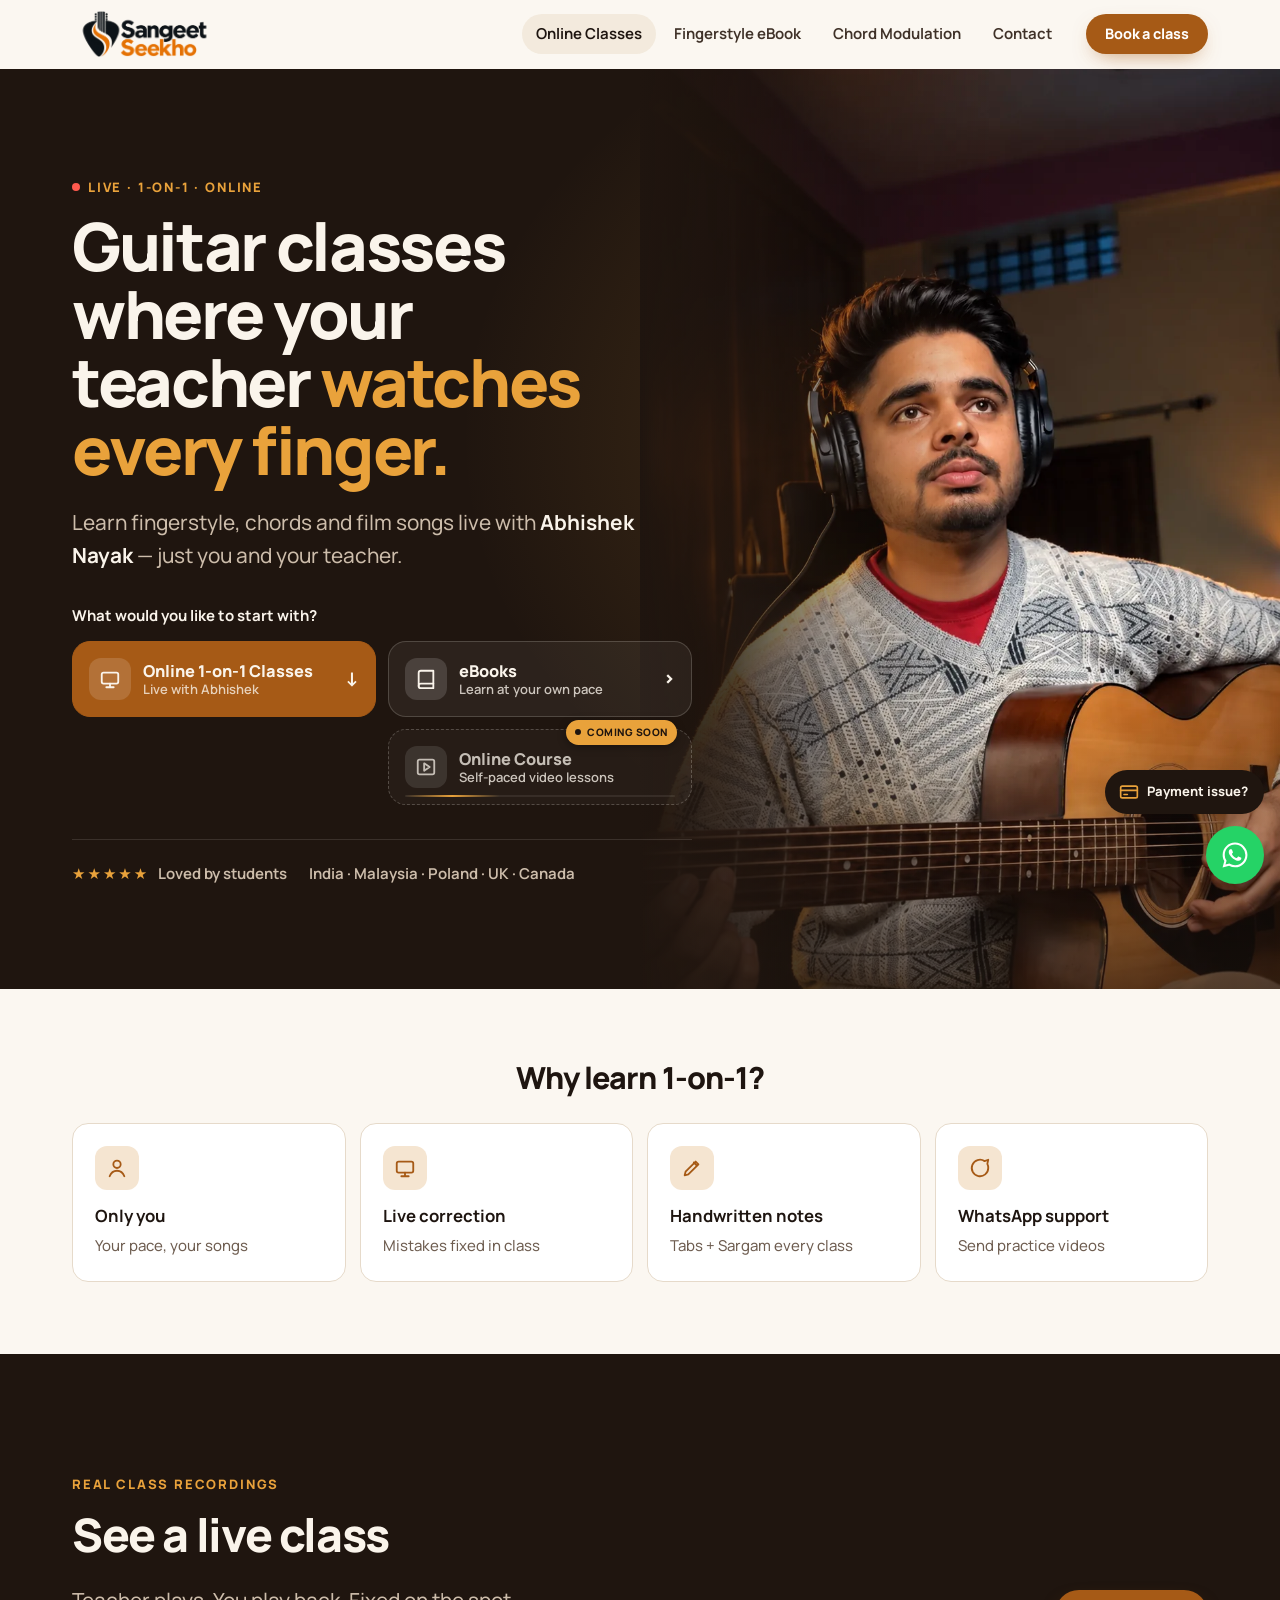
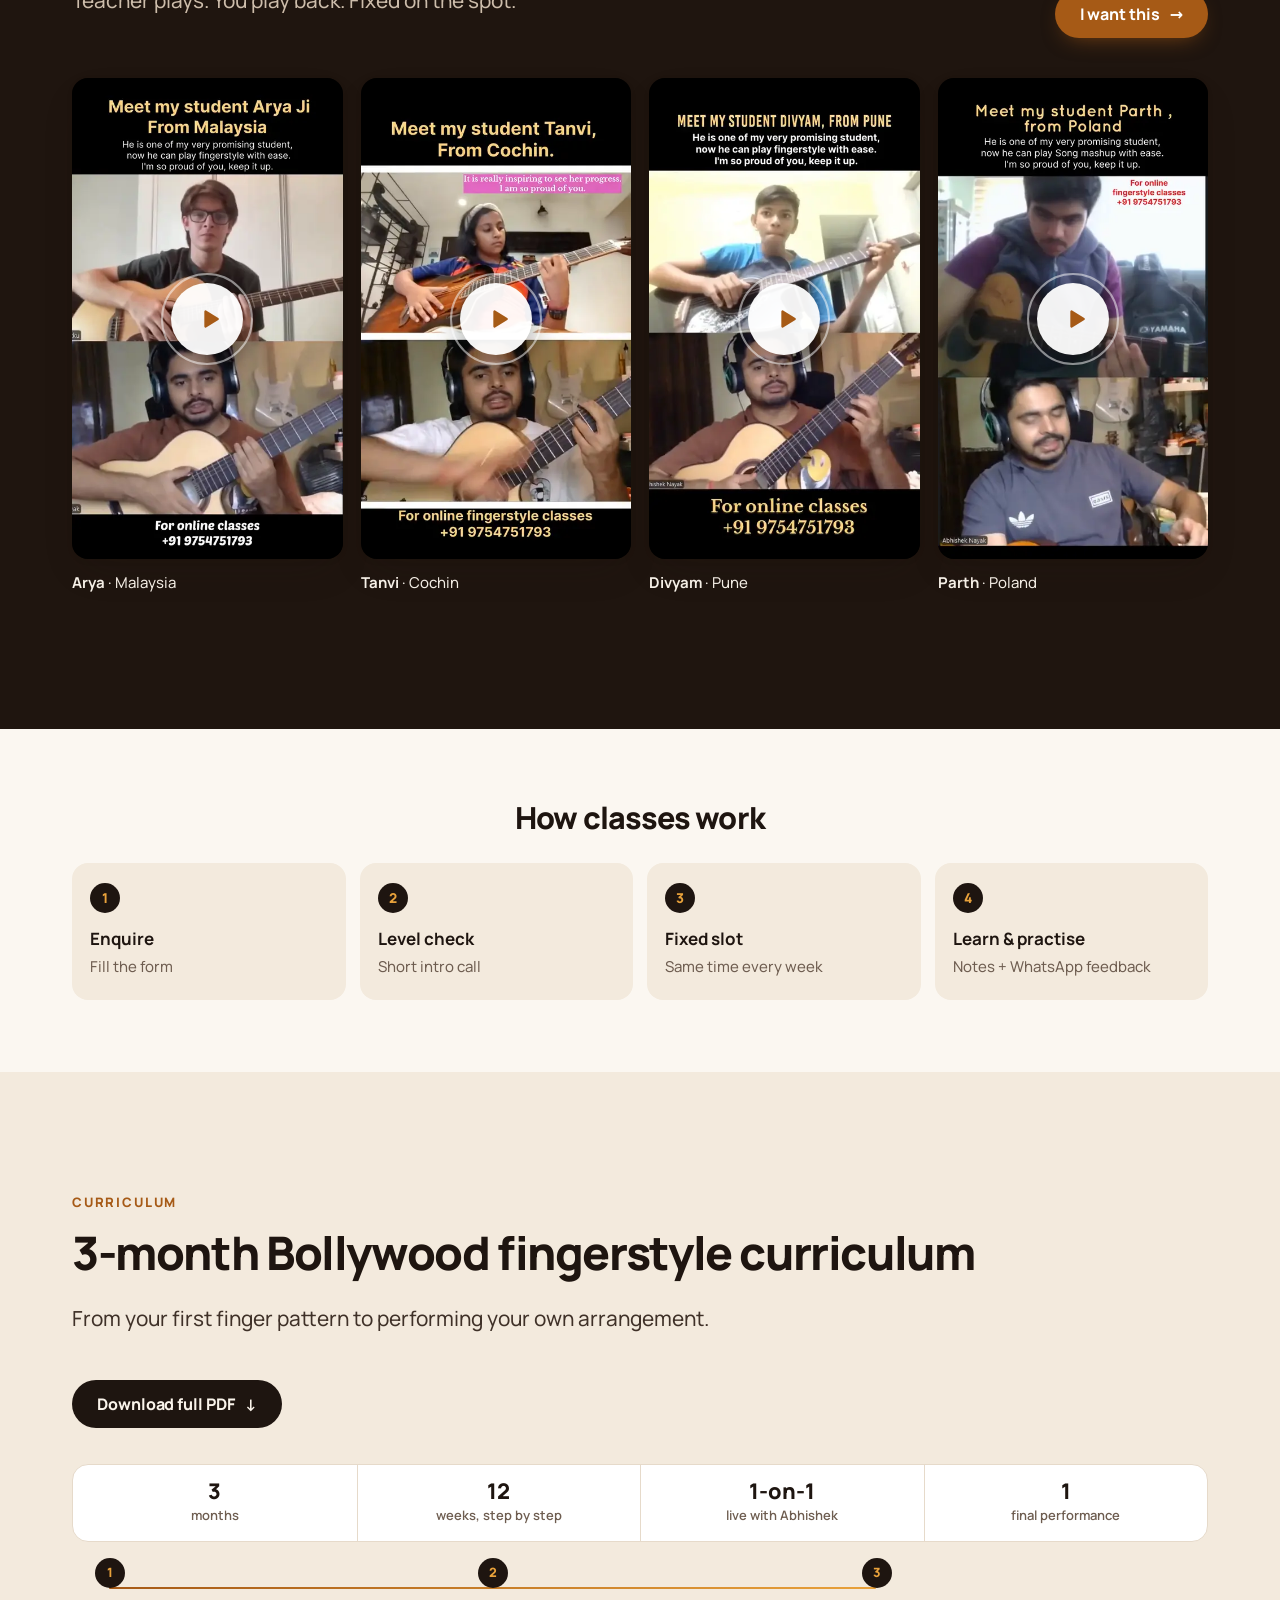
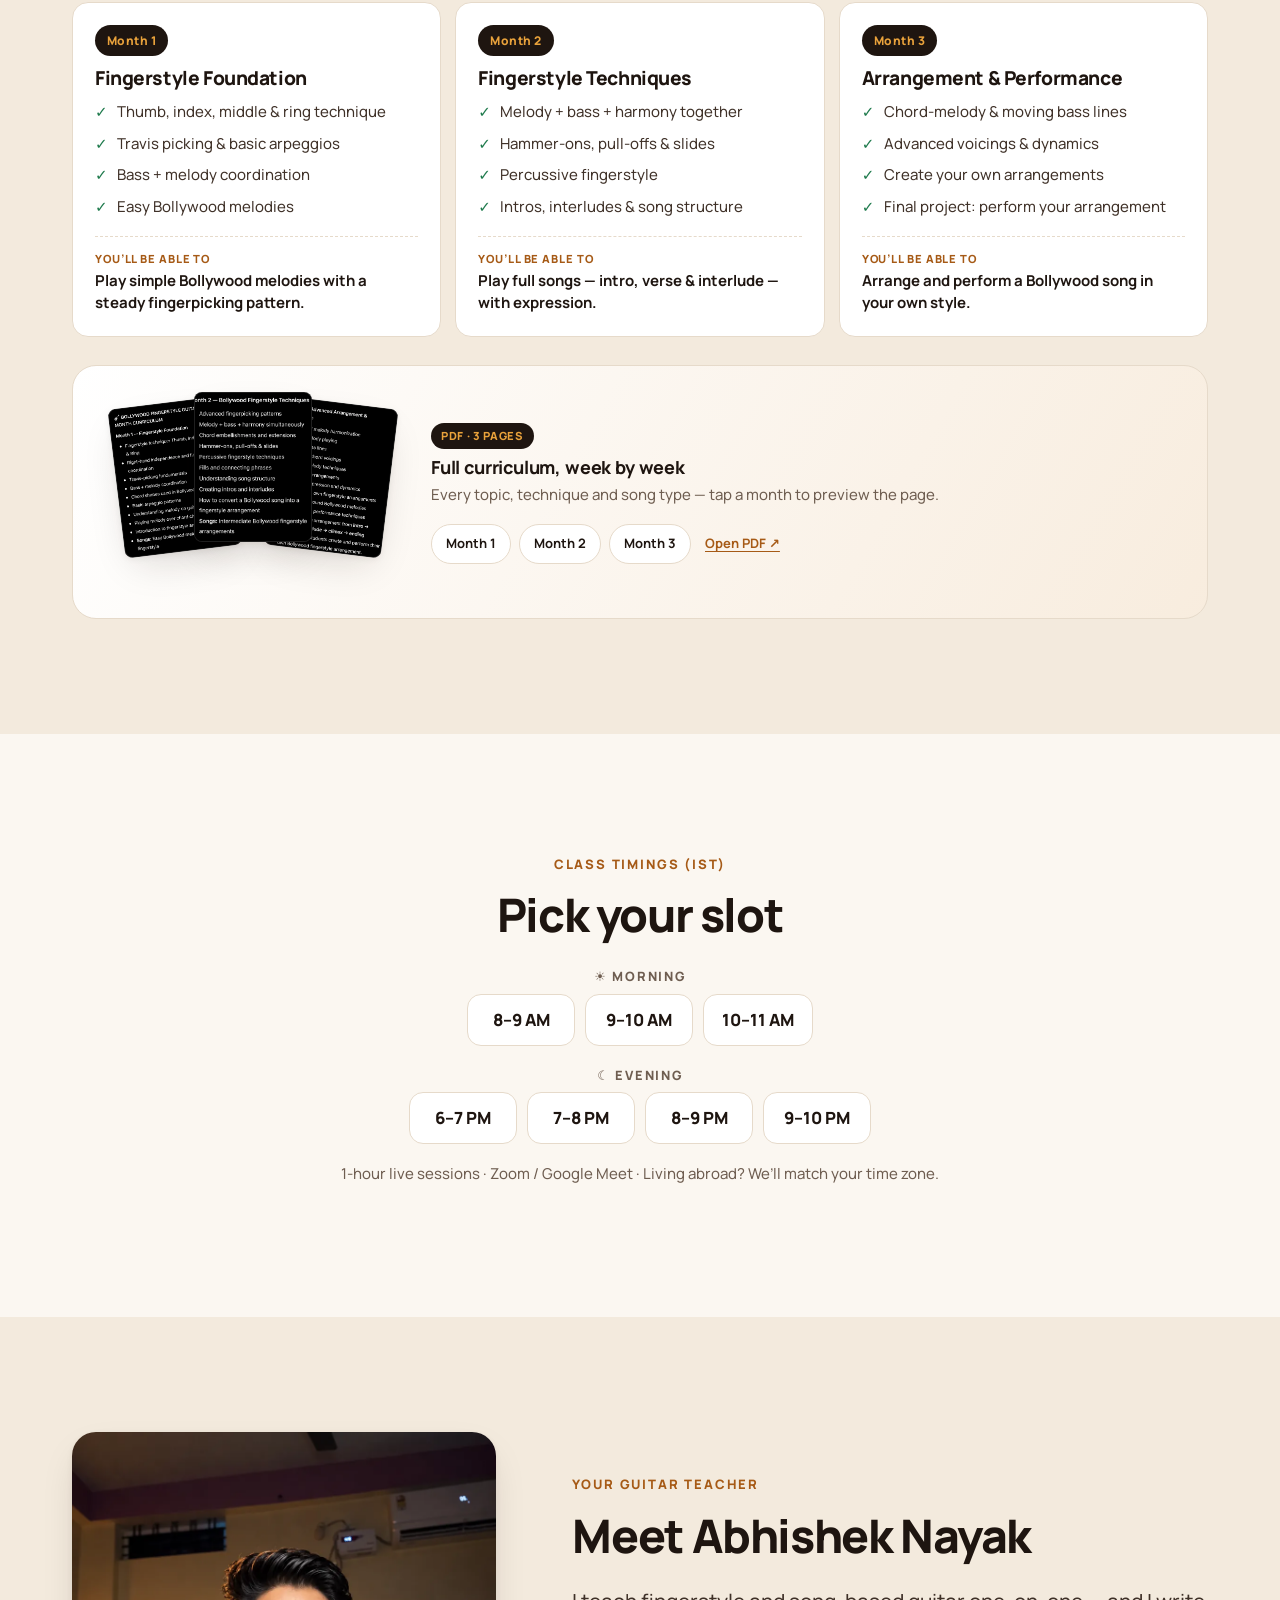
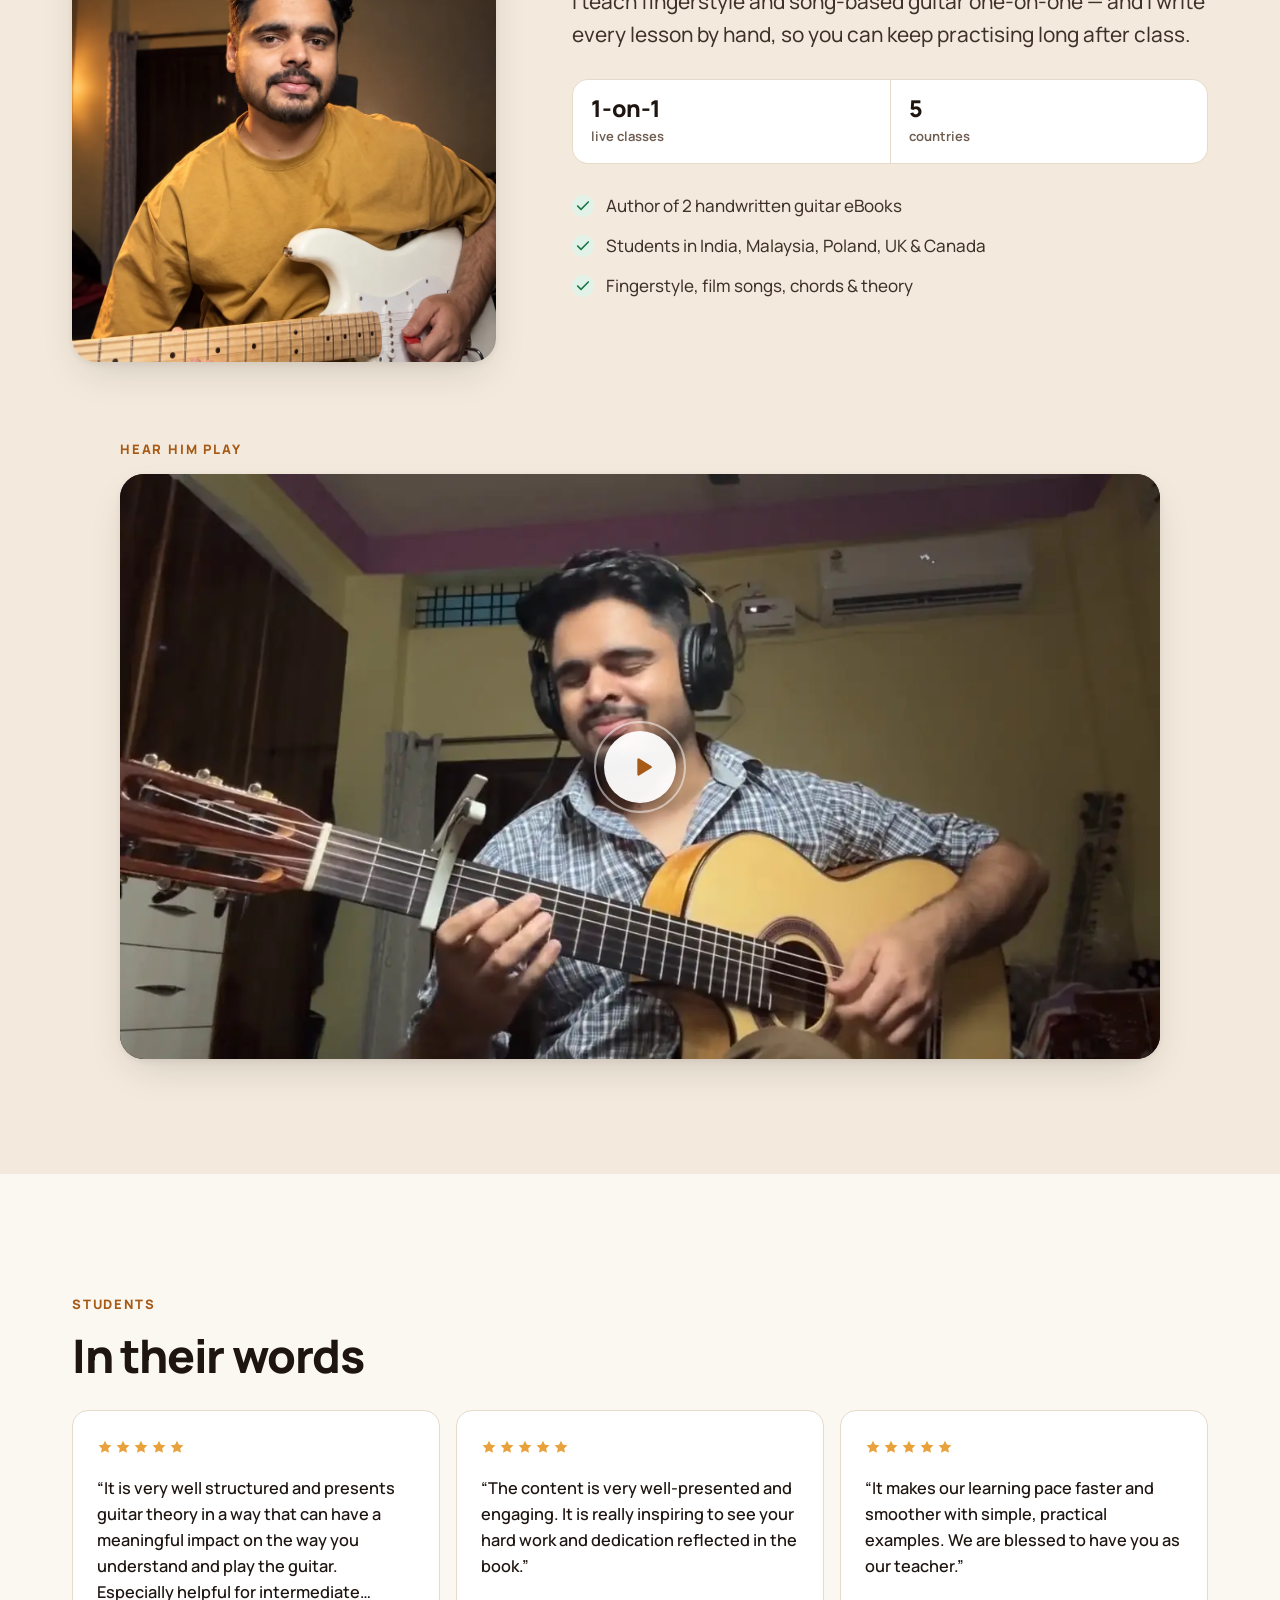
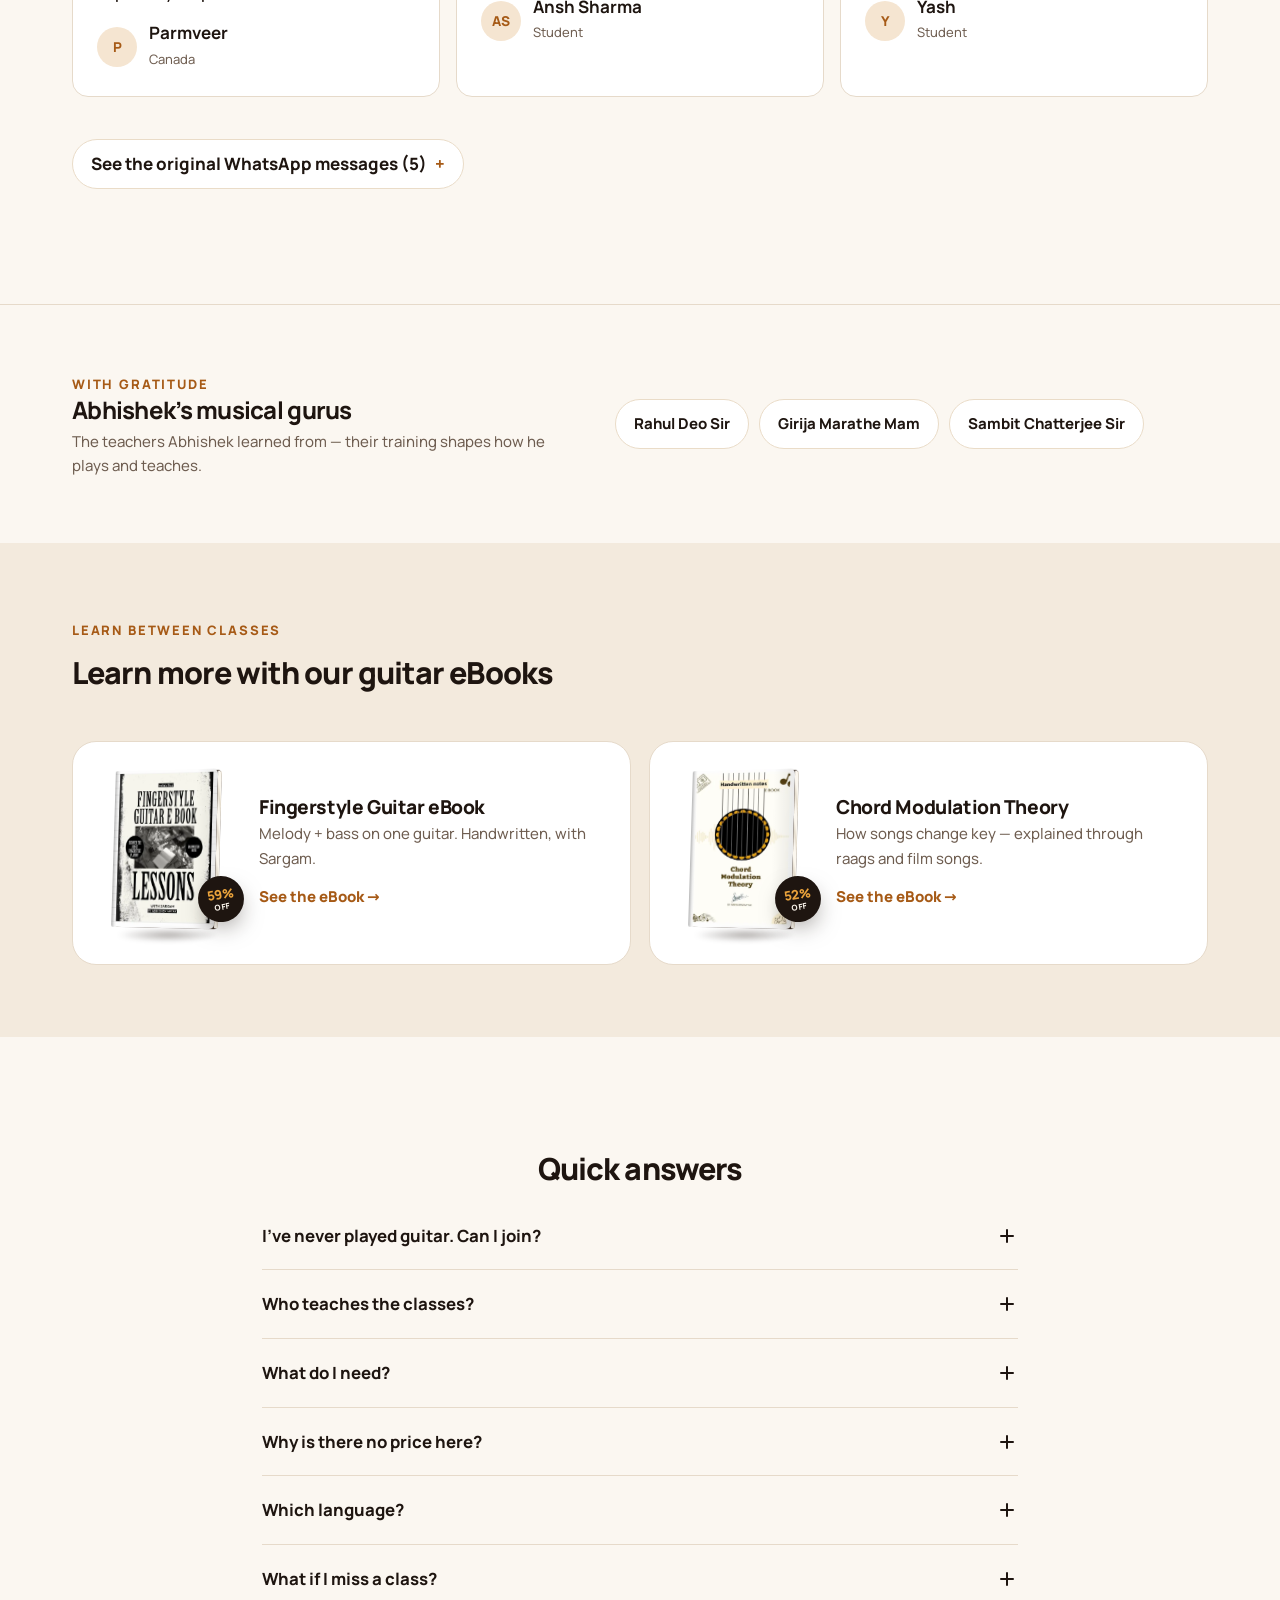
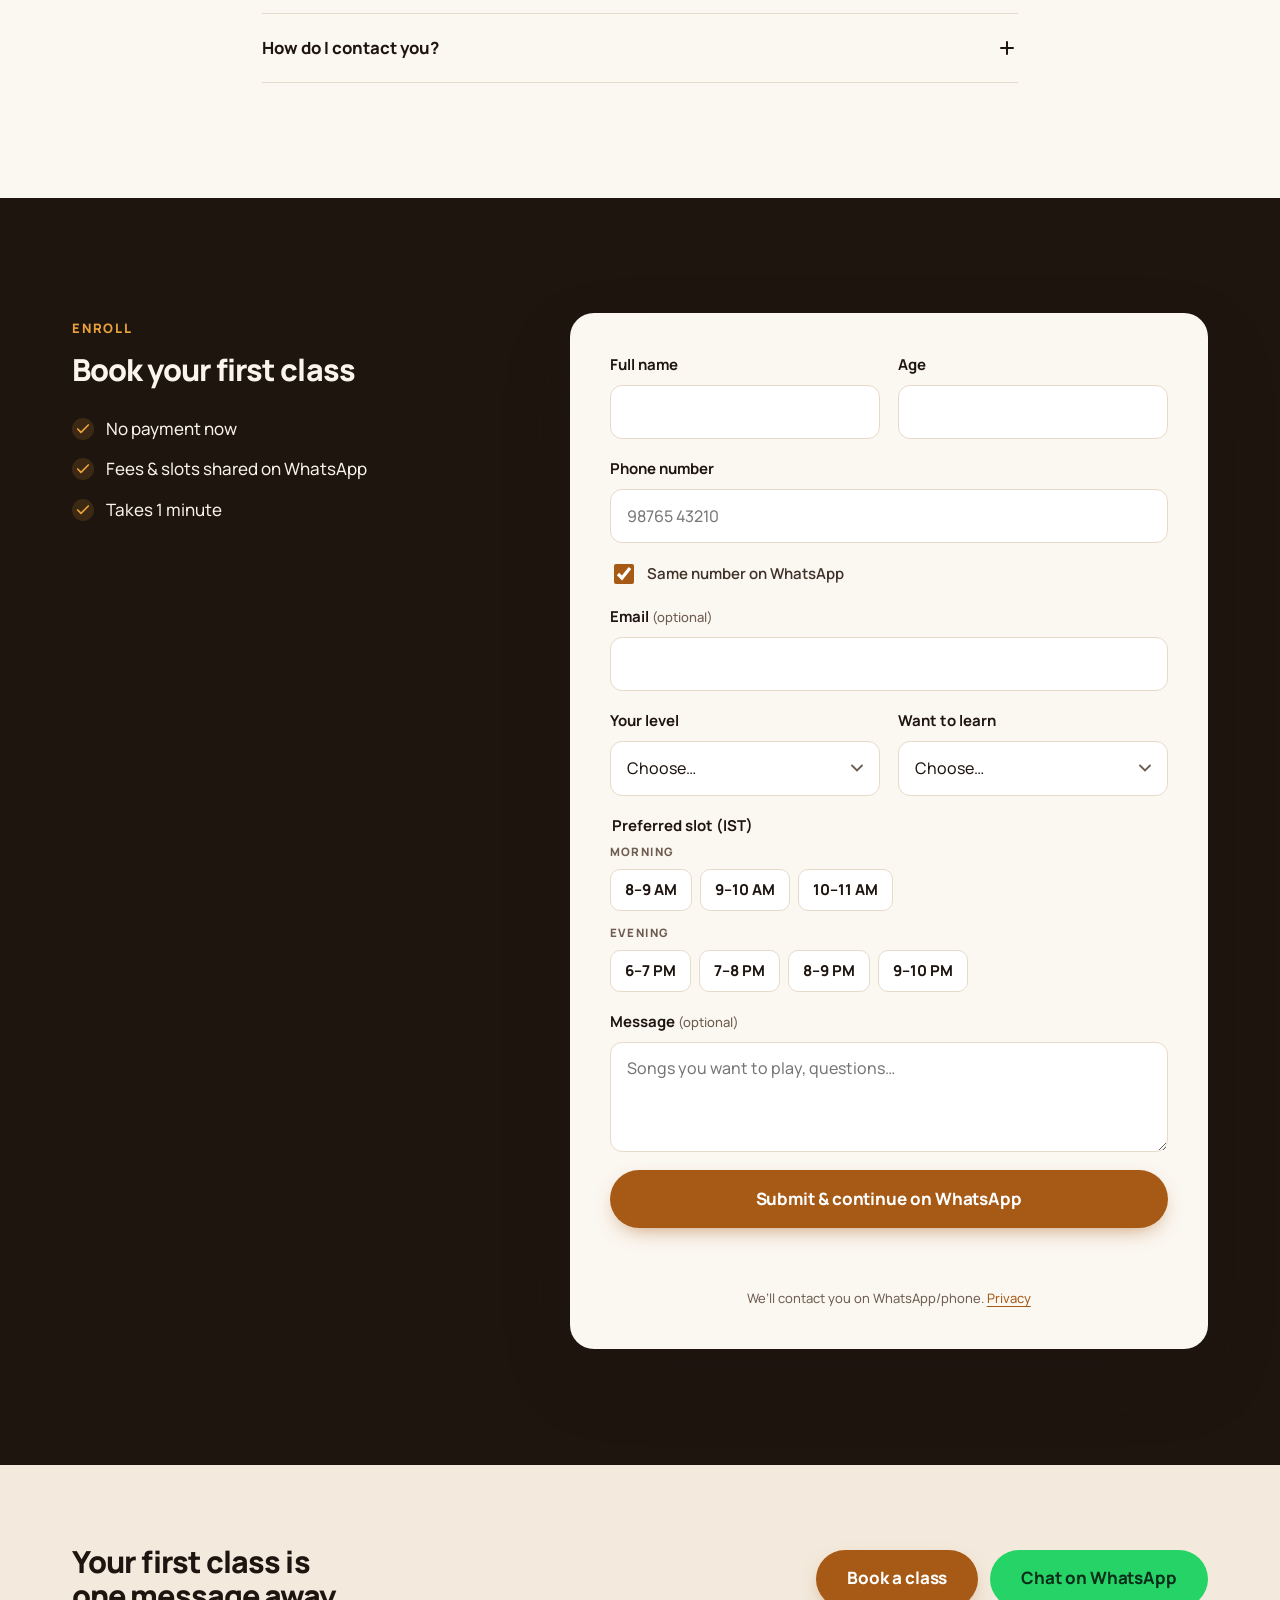
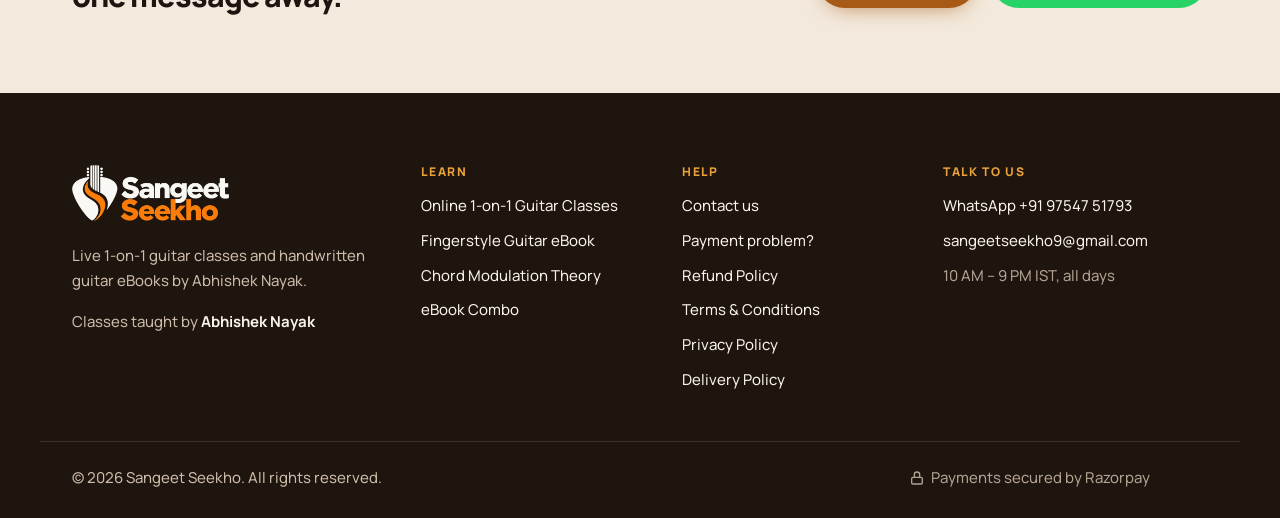
<file: index.html>
<!doctype html>
<html lang="en-IN">
<head>
  <meta charset="utf-8">
  <meta name="viewport" content="width=device-width, initial-scale=1, viewport-fit=cover">
  <title>Online 1-on-1 Guitar Classes with Abhishek Nayak | Sangeet Seekho</title>
  <meta name="description" content="Live one-on-one guitar classes with Abhishek Nayak. Fingerstyle, chords and film songs, with handwritten notes and Sargam after every class.">
  <link rel="canonical" href="https://sangeetseekho.com/">
  <meta name="theme-color" content="#1F150F">
  <meta property="og:type" content="website">
  <meta property="og:site_name" content="Sangeet Seekho">
  <meta property="og:locale" content="en_IN">
  <meta property="og:url" content="https://sangeetseekho.com/">
  <meta property="og:title" content="Online 1-on-1 Guitar Classes with Abhishek Nayak">
  <meta property="og:description" content="Live one-on-one guitar classes — fingerstyle, chords and film songs, with handwritten notes after every class.">
  <meta property="og:image" content="https://sangeetseekho.com/assets/img/og/og-online-classes.jpg">
  <meta property="og:image:width" content="1200">
  <meta property="og:image:height" content="630">
  <meta name="twitter:card" content="summary_large_image">
  <meta name="twitter:title" content="Online 1-on-1 Guitar Classes with Abhishek Nayak">
  <meta name="twitter:image" content="https://sangeetseekho.com/assets/img/og/og-online-classes.jpg">
  <link rel="icon" href="/favicon.ico" sizes="any">
  <link rel="icon" type="image/png" sizes="48x48" href="/assets/img/brand/favicon-light-48.png" media="(prefers-color-scheme: light)">
  <link rel="icon" type="image/png" sizes="48x48" href="/assets/img/brand/favicon-dark-48.png" media="(prefers-color-scheme: dark)">
  <link rel="apple-touch-icon" href="/assets/img/brand/favicon-dark-180.png">
  <link rel="manifest" href="/site.webmanifest">
  <link rel="preload" href="/assets/fonts/manrope-latin.woff2" as="font" type="font/woff2" crossorigin>
  <link rel="preload" as="image" type="image/webp" href="/assets/img/hero/abhishek-acoustic-600.webp" imagesrcset="/assets/img/hero/abhishek-acoustic-600.webp 600w, /assets/img/hero/abhishek-acoustic.webp 939w" imagesizes="(max-width: 900px) 100vw, 50vw">
  <link rel="stylesheet" href="/css/base.css">
  <link rel="stylesheet" href="/css/components.css">
  <link rel="stylesheet" href="/css/sections.css">
  <script type="module" src="/js/pages/online-class.js"></script>
  <script type="application/ld+json">
  {"@context":"https://schema.org","@type":"EducationalOrganization","name":"Sangeet Seekho","url":"https://sangeetseekho.com/","logo":"https://sangeetseekho.com/assets/img/brand/icon-512.png","email":"sangeetseekho9@gmail.com","telephone":"+91-9754751793","founder":{"@type":"Person","name":"Abhishek Nayak"},"description":"Online 1-on-1 guitar classes and handwritten guitar eBooks by Abhishek Nayak."}
  </script>
</head>
<body class="page-classes">
  <header class="site-header" data-site-header></header>

  <main id="main">
    <!-- ============ 1. HERO ============ -->
    <section class="hero" aria-labelledby="hero-title">
      <div class="hero-media">
        <picture>
          <source type="image/webp" srcset="/assets/img/hero/abhishek-acoustic-600.webp 600w, /assets/img/hero/abhishek-acoustic.webp 939w" sizes="(max-width: 900px) 100vw, 50vw">
          <img src="/assets/img/hero/abhishek-acoustic.jpg" alt="Abhishek Nayak playing acoustic guitar in his teaching studio" width="939" height="1676" fetchpriority="high" decoding="async">
        </picture>
      </div>
      <div class="container hero-grid">
        <div class="hero-copy">
          <p class="eyebrow"><span class="live-dot" aria-hidden="true"></span> Live · 1-on-1 · Online</p>
          <h1 id="hero-title">Guitar classes where your teacher <span class="hl">watches every finger.</span></h1>
          <p class="lead">Learn fingerstyle, chords and film songs live with <strong>Abhishek Nayak</strong> — just you and your teacher.</p>
          <!-- First-screen choice: classes (scroll down) or eBooks (pick one) -->
          <div class="chooser" data-chooser>
            <p class="chooser-q">What would you like to start with?</p>
            <div class="chooser-main">
              <button type="button" class="choice" data-choose="classes">
                <span class="choice-ico" aria-hidden="true"><svg viewBox="0 0 24 24"><rect x="3" y="5" width="18" height="12" rx="2"/><path d="M8 21h8M12 17v4"/></svg></span>
                <span class="choice-txt"><b>Online 1-on-1 Classes</b><small>Live with Abhishek</small></span>
                <span class="choice-arrow" aria-hidden="true">↓</span>
              </button>
              <button type="button" class="choice" data-choose="ebooks" aria-expanded="false" aria-controls="chooser-ebooks">
                <span class="choice-ico" aria-hidden="true"><svg viewBox="0 0 24 24"><path d="M4 19.5A2.5 2.5 0 0 1 6.5 17H20V3H6.5A2.5 2.5 0 0 0 4 5.5z"/><path d="M4 19.5A2.5 2.5 0 0 0 6.5 22H20v-5"/></svg></span>
                <span class="choice-txt"><b>eBooks</b><small>Learn at your own pace</small></span>
                <span class="choice-arrow" aria-hidden="true">›</span>
              </button>
            </div>
            <div class="chooser-sub" id="chooser-ebooks" hidden>
              <a class="sub-choice" href="/fingerstyle-guitar-ebook/">
                <img src="/assets/img/ebooks/fingerstyle-flat-360.jpg" alt="" width="40" height="57" loading="lazy">
                <span><b>Fingerstyle eBook</b><small>Melody + bass, with Sargam</small></span><span aria-hidden="true">→</span>
              </a>
              <a class="sub-choice" href="/chord-modulation-theory/">
                <img src="/assets/img/ebooks/chord-modulation-flat-360.jpg" alt="" width="40" height="57" loading="lazy">
                <span><b>Chord Modulation eBook</b><small>Change keys like film songs</small></span><span aria-hidden="true">→</span>
              </a>
            </div>
            <!-- Online Course: not live yet — deliberately NOT a link/button (no action). -->
            <div class="choice choice--soon" aria-label="Online Course — coming soon">
              <span class="choice-ico" aria-hidden="true"><svg viewBox="0 0 24 24"><polygon points="10 8 16 12 10 16 10 8"/><rect x="3" y="4" width="18" height="16" rx="2"/></svg></span>
              <span class="choice-txt"><b>Online Course</b><small>Self-paced video lessons</small></span>
              <span class="soon-badge">Coming Soon</span>
            </div>
          </div>
          <ul class="hero-proof">
            <li><span class="stars" aria-hidden="true">★★★★★</span> Loved by students</li>
            <li>India · Malaysia · Poland · UK · Canada</li>
          </ul>
        </div>
      </div>
    </section>

    <!-- ============ 2. WHY 1-ON-1 ============ -->
    <section class="section section--tight" id="classes" aria-labelledby="why-title">
      <div class="container">
        <h2 id="why-title" class="h3 center">Why learn 1-on-1?</h2>
        <div class="why-grid">
          <div class="why" data-reveal><span class="why-ico" aria-hidden="true"><svg viewBox="0 0 24 24"><circle cx="12" cy="8" r="4"/><path d="M4 21c1.5-4 4.5-6 8-6s6.5 2 8 6"/></svg></span><b>Only you</b><span>Your pace, your songs</span></div>
          <div class="why" data-reveal><span class="why-ico" aria-hidden="true"><svg viewBox="0 0 24 24"><rect x="3" y="5" width="18" height="12" rx="2"/><path d="M8 21h8M12 17v4"/></svg></span><b>Live correction</b><span>Mistakes fixed in class</span></div>
          <div class="why" data-reveal><span class="why-ico" aria-hidden="true"><svg viewBox="0 0 24 24"><path d="M4 20l4-1 11-11-3-3L5 16z"/><path d="M14 6l3 3"/></svg></span><b>Handwritten notes</b><span>Tabs + Sargam every class</span></div>
          <div class="why" data-reveal><span class="why-ico" aria-hidden="true"><svg viewBox="0 0 24 24"><path d="M21 12a9 9 0 1 1-4-7.5L21 3l-1 4.5A9 9 0 0 1 21 12z"/></svg></span><b>WhatsApp support</b><span>Send practice videos</span></div>
        </div>
      </div>
    </section>

    <!-- ============ 3. LIVE CLASS PREVIEW ============ -->
    <section class="section section--dark" id="live-class" aria-labelledby="live-title">
      <div class="container">
        <div class="split-head">
          <div>
            <p class="eyebrow">Real class recordings</p>
            <h2 id="live-title">See a live class</h2>
            <p class="lead">Teacher plays. You play back. Fixed on the spot.</p>
          </div>
          <a class="btn btn--primary" href="#enroll">I want this <span class="btn-arrow">→</span></a>
        </div>
        <div class="rail rail--4" data-live-videos></div>
      </div>
    </section>

    <!-- ============ 4. HOW CLASSES WORK ============ -->
    <section class="section section--tight" aria-labelledby="how-title">
      <div class="container">
        <h2 id="how-title" class="h3 center">How classes work</h2>
        <ol class="flow">
          <li data-reveal><b>Enquire</b><span>Fill the form</span></li>
          <li data-reveal><b>Level check</b><span>Short intro call</span></li>
          <li data-reveal><b>Fixed slot</b><span>Same time every week</span></li>
          <li data-reveal><b>Learn & practise</b><span>Notes + WhatsApp feedback</span></li>
        </ol>
      </div>
    </section>

    <!-- ============ 5. CURRICULUM (content: js/content/curriculum.js · PDF: assets/docs/) ============ -->
    <section class="section section--sand" id="curriculum" aria-labelledby="curr-title">
      <div class="container">
        <div class="split-head">
          <div>
            <p class="eyebrow">Curriculum</p>
            <h2 id="curr-title">3-month Bollywood fingerstyle curriculum</h2>
            <p class="lead">From your first finger pattern to performing your own arrangement.</p>
          </div>
          <a class="btn btn--dark" data-curriculum-pdf href="/assets/docs/sangeetseekho-curriculum.pdf" download><span class="btn-label">Download full PDF</span> <span aria-hidden="true">↓</span></a>
        </div>
        <div data-curriculum></div>
      </div>
    </section>

    <!-- ============ 6. TIMING ============ -->
    <!-- ✏️ Slots are also in the enrollment form below — keep both lists the same. -->
    <section class="section" id="timing" aria-labelledby="timing-title">
      <div class="container container--narrow center">
        <p class="eyebrow">Class timings (IST)</p>
        <h2 id="timing-title">Pick your slot</h2>
        <div class="slot-groups">
          <div class="slot-group">
            <h3><span aria-hidden="true">☀︎</span> Morning</h3>
            <div class="slots">
              <a href="#enroll" class="slot" data-pick-slot="Morning 8–9 AM">8–9 AM</a>
              <a href="#enroll" class="slot" data-pick-slot="Morning 9–10 AM">9–10 AM</a>
              <a href="#enroll" class="slot" data-pick-slot="Morning 10–11 AM">10–11 AM</a>
            </div>
          </div>
          <div class="slot-group">
            <h3><span aria-hidden="true">☾</span> Evening</h3>
            <div class="slots">
              <a href="#enroll" class="slot" data-pick-slot="Evening 6–7 PM">6–7 PM</a>
              <a href="#enroll" class="slot" data-pick-slot="Evening 7–8 PM">7–8 PM</a>
              <a href="#enroll" class="slot" data-pick-slot="Evening 8–9 PM">8–9 PM</a>
              <a href="#enroll" class="slot" data-pick-slot="Evening 9–10 PM">9–10 PM</a>
            </div>
          </div>
        </div>
        <p class="muted small">1-hour live sessions · Zoom / Google Meet · Living abroad? We’ll match your time zone.</p>
      </div>
    </section>

    <!-- ============ 7. TEACHER ============ -->
    <section class="section section--sand" id="teacher" aria-labelledby="teacher-title">
      <div class="container">
        <div class="founder" data-teacher data-reveal></div>
        <div class="teacher-video" data-reveal>
          <p class="eyebrow">Hear him play</p>
          <div data-teacher-video></div>
        </div>
      </div>
    </section>

    <!-- ============ 8. TESTIMONIALS ============ -->
    <section class="section" id="reviews" aria-labelledby="reviews-title">
      <div class="container">
        <p class="eyebrow">Students</p>
        <h2 id="reviews-title">In their words</h2>
        <div data-reviews="class" data-review-kinds="text,image" data-limit="3"></div>
      </div>
    </section>

    <!-- ============ 9. GURUS (small, respectful) ============ -->
    <section class="gurus" aria-labelledby="gurus-title">
      <div class="container gurus-inner">
        <div>
          <p class="eyebrow">With gratitude</p>
          <h2 id="gurus-title" class="h4">Abhishek’s musical gurus</h2>
          <p class="muted small">The teachers Abhishek learned from — their training shapes how he plays and teaches.</p>
        </div>
        <ul class="guru-list" data-gurus></ul>
      </div>
    </section>

    <!-- ============ 10. EBOOKS ============ -->
    <section class="section section--sand section--tight" aria-labelledby="books-title">
      <div class="container">
        <div class="split-head">
          <div>
            <p class="eyebrow">Learn between classes</p>
            <h2 id="books-title" class="h3">Learn more with our guitar eBooks</h2>
          </div>
        </div>
        <div class="shelf" data-book-shelf></div>
      </div>
    </section>

    <!-- ============ 11. FAQ ============ -->
    <section class="section" id="faq" aria-labelledby="faq-title">
      <div class="container container--narrow">
        <h2 id="faq-title" class="h3 center">Quick answers</h2>
        <div data-faq="classes,support"></div>
      </div>
    </section>

    <!-- ============ 12. ENROLL ============ -->
    <section class="section section--dark enroll" id="enroll" aria-labelledby="enroll-title">
      <div class="container enroll-grid">
        <div class="enroll-copy">
          <p class="eyebrow">Enroll</p>
          <h2 id="enroll-title">Book your first class</h2>
          <ul class="check-list">
            <li><svg viewBox="0 0 24 24" fill="none" stroke="currentColor" stroke-width="2.5" stroke-linecap="round" stroke-linejoin="round" aria-hidden="true"><path d="M20 6 9 17l-5-5"/></svg><span>No payment now</span></li>
            <li><svg viewBox="0 0 24 24" fill="none" stroke="currentColor" stroke-width="2.5" stroke-linecap="round" stroke-linejoin="round" aria-hidden="true"><path d="M20 6 9 17l-5-5"/></svg><span>Fees &amp; slots shared on WhatsApp</span></li>
            <li><svg viewBox="0 0 24 24" fill="none" stroke="currentColor" stroke-width="2.5" stroke-linecap="round" stroke-linejoin="round" aria-hidden="true"><path d="M20 6 9 17l-5-5"/></svg><span>Takes 1 minute</span></li>
          </ul>
        </div>
        <div class="enroll-card">
          <form id="enroll-form" class="form" novalidate>
            <div class="form-row">
              <div class="field"><label for="enr-name">Full name</label><input id="enr-name" name="name" autocomplete="name" maxlength="60" data-validate="name" required></div>
              <div class="field"><label for="enr-age">Age</label><input id="enr-age" name="age" type="number" inputmode="numeric" min="5" max="90" data-validate="age" required></div>
            </div>
            <div class="field"><label for="enr-phone">Phone number</label><input id="enr-phone" name="phone" type="tel" inputmode="tel" autocomplete="tel" placeholder="98765 43210" maxlength="18" data-validate="phone" required></div>
            <label class="check"><input type="checkbox" id="enr-same" checked> Same number on WhatsApp</label>
            <div class="field"><label for="enr-whatsapp">WhatsApp number</label><input id="enr-whatsapp" name="whatsapp" type="tel" inputmode="tel" placeholder="+44 7700 900123" maxlength="18"></div>
            <div class="field"><label for="enr-email">Email <small>(optional)</small></label><input id="enr-email" name="email" type="email" inputmode="email" autocomplete="email" maxlength="100" data-validate="emailOptional"></div>
            <div class="form-row">
              <div class="field"><label for="enr-level">Your level</label>
                <select id="enr-level" name="level" data-validate="choice" required>
                  <option value="">Choose…</option>
                  <option>Complete beginner</option>
                  <option>Know a few chords</option>
                  <option>Intermediate</option>
                  <option>Advanced</option>
                </select></div>
              <div class="field"><label for="enr-goal">Want to learn</label>
                <select id="enr-goal" name="goal" data-validate="choice" required>
                  <option value="">Choose…</option>
                  <option>Fingerstyle guitar</option>
                  <option>Bollywood / film songs</option>
                  <option>Chords &amp; strumming</option>
                  <option>Theory &amp; chord modulation</option>
                  <option>Not sure — guide me</option>
                </select></div>
            </div>
            <fieldset class="field slot-field">
              <legend class="label">Preferred slot (IST)</legend>
              <div class="slot-picker">
                <span class="slot-picker-h">Morning</span>
                <label class="slot-opt"><input type="radio" name="timing" value="Morning 8–9 AM" data-validate="choice"><span>8–9 AM</span></label>
                <label class="slot-opt"><input type="radio" name="timing" value="Morning 9–10 AM" data-validate="choice"><span>9–10 AM</span></label>
                <label class="slot-opt"><input type="radio" name="timing" value="Morning 10–11 AM" data-validate="choice"><span>10–11 AM</span></label>
                <span class="slot-picker-h">Evening</span>
                <label class="slot-opt"><input type="radio" name="timing" value="Evening 6–7 PM" data-validate="choice"><span>6–7 PM</span></label>
                <label class="slot-opt"><input type="radio" name="timing" value="Evening 7–8 PM" data-validate="choice"><span>7–8 PM</span></label>
                <label class="slot-opt"><input type="radio" name="timing" value="Evening 8–9 PM" data-validate="choice"><span>8–9 PM</span></label>
                <label class="slot-opt"><input type="radio" name="timing" value="Evening 9–10 PM" data-validate="choice"><span>9–10 PM</span></label>
              </div>
            </fieldset>
            <div class="field"><label for="enr-message">Message <small>(optional)</small></label><textarea id="enr-message" name="message" maxlength="600" placeholder="Songs you want to play, questions…" data-validate="text"></textarea></div>
            <div class="hp-field" aria-hidden="true"><label>Leave this empty<input name="ss_extra" tabindex="-1" autocomplete="off"></label></div>
            <button type="submit" class="btn btn--primary btn--lg btn--block"><span class="btn-label">Submit &amp; continue on WhatsApp</span></button>
            <p class="form-status" hidden aria-live="polite"></p>
            <p class="form-note">We’ll contact you on WhatsApp/phone. <a href="/privacy-policy/">Privacy</a></p>
          </form>
          <div class="form-done" hidden>
            <div class="ty-badge" aria-hidden="true"><svg viewBox="0 0 24 24" width="28" height="28" fill="none" stroke="currentColor" stroke-width="2.5" stroke-linecap="round" stroke-linejoin="round"><path d="M20 6 9 17l-5-5"/></svg></div>
            <h3 class="h4">Saved! Opening WhatsApp…</h3>
            <a class="btn btn--whatsapp" data-wa-fallback href="#" target="_blank" rel="noopener">WhatsApp didn’t open? Tap here</a>
          </div>
        </div>
      </div>
    </section>

    <!-- ============ 13. FINAL CTA ============ -->
    <section class="final-cta" aria-labelledby="final-title">
      <div class="container final-cta-inner">
        <h2 id="final-title" class="h3">Your first class is one message away.</h2>
        <div class="final-cta-btns">
          <a class="btn btn--primary btn--lg" href="#enroll">Book a class</a>
          <a class="btn btn--whatsapp btn--lg" href="https://wa.me/919754751793?text=Hi%20Sangeet%20Seekho%2C%20I%20want%20to%20know%20more%20about%20the%20Online%201-on-1%20Guitar%20Classes." target="_blank" rel="noopener">Chat on WhatsApp</a>
        </div>
      </div>
    </section>
  </main>

  <footer class="site-footer" data-site-footer></footer>
</body>
</html>
</file>
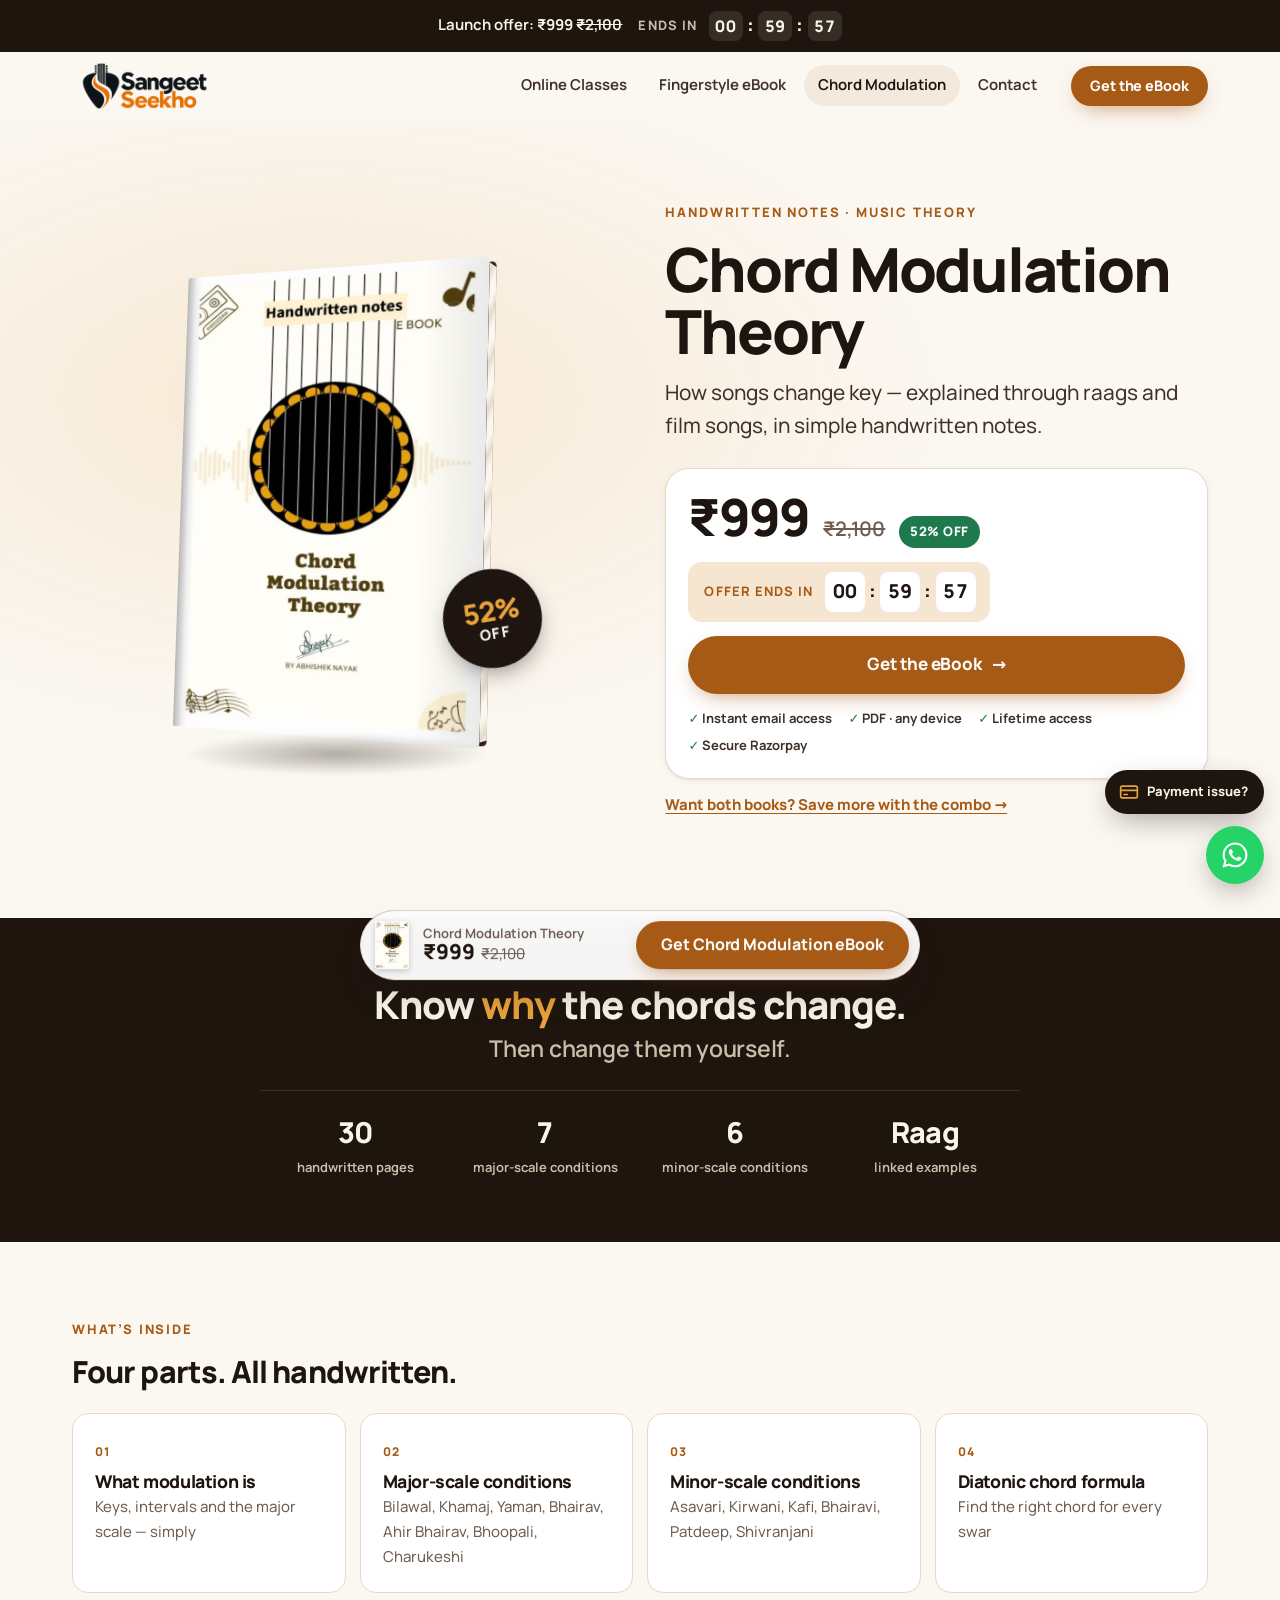
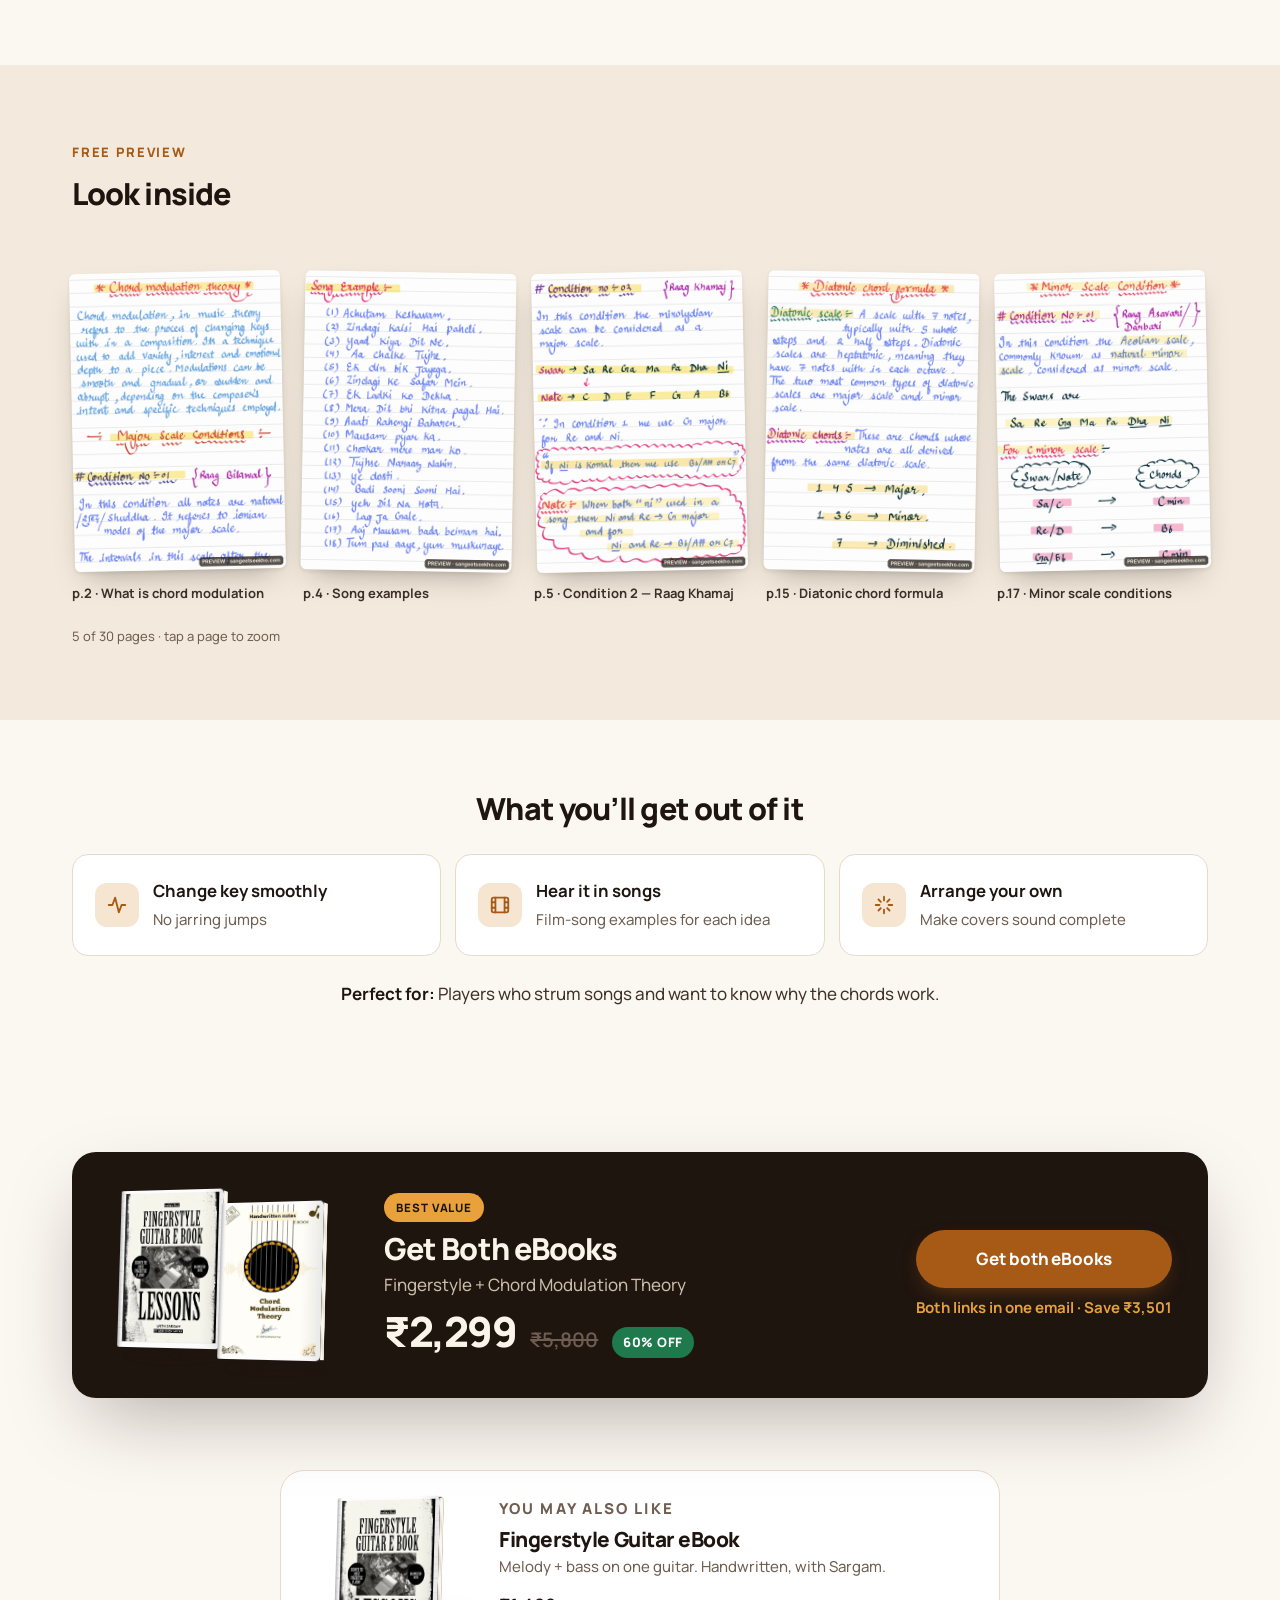
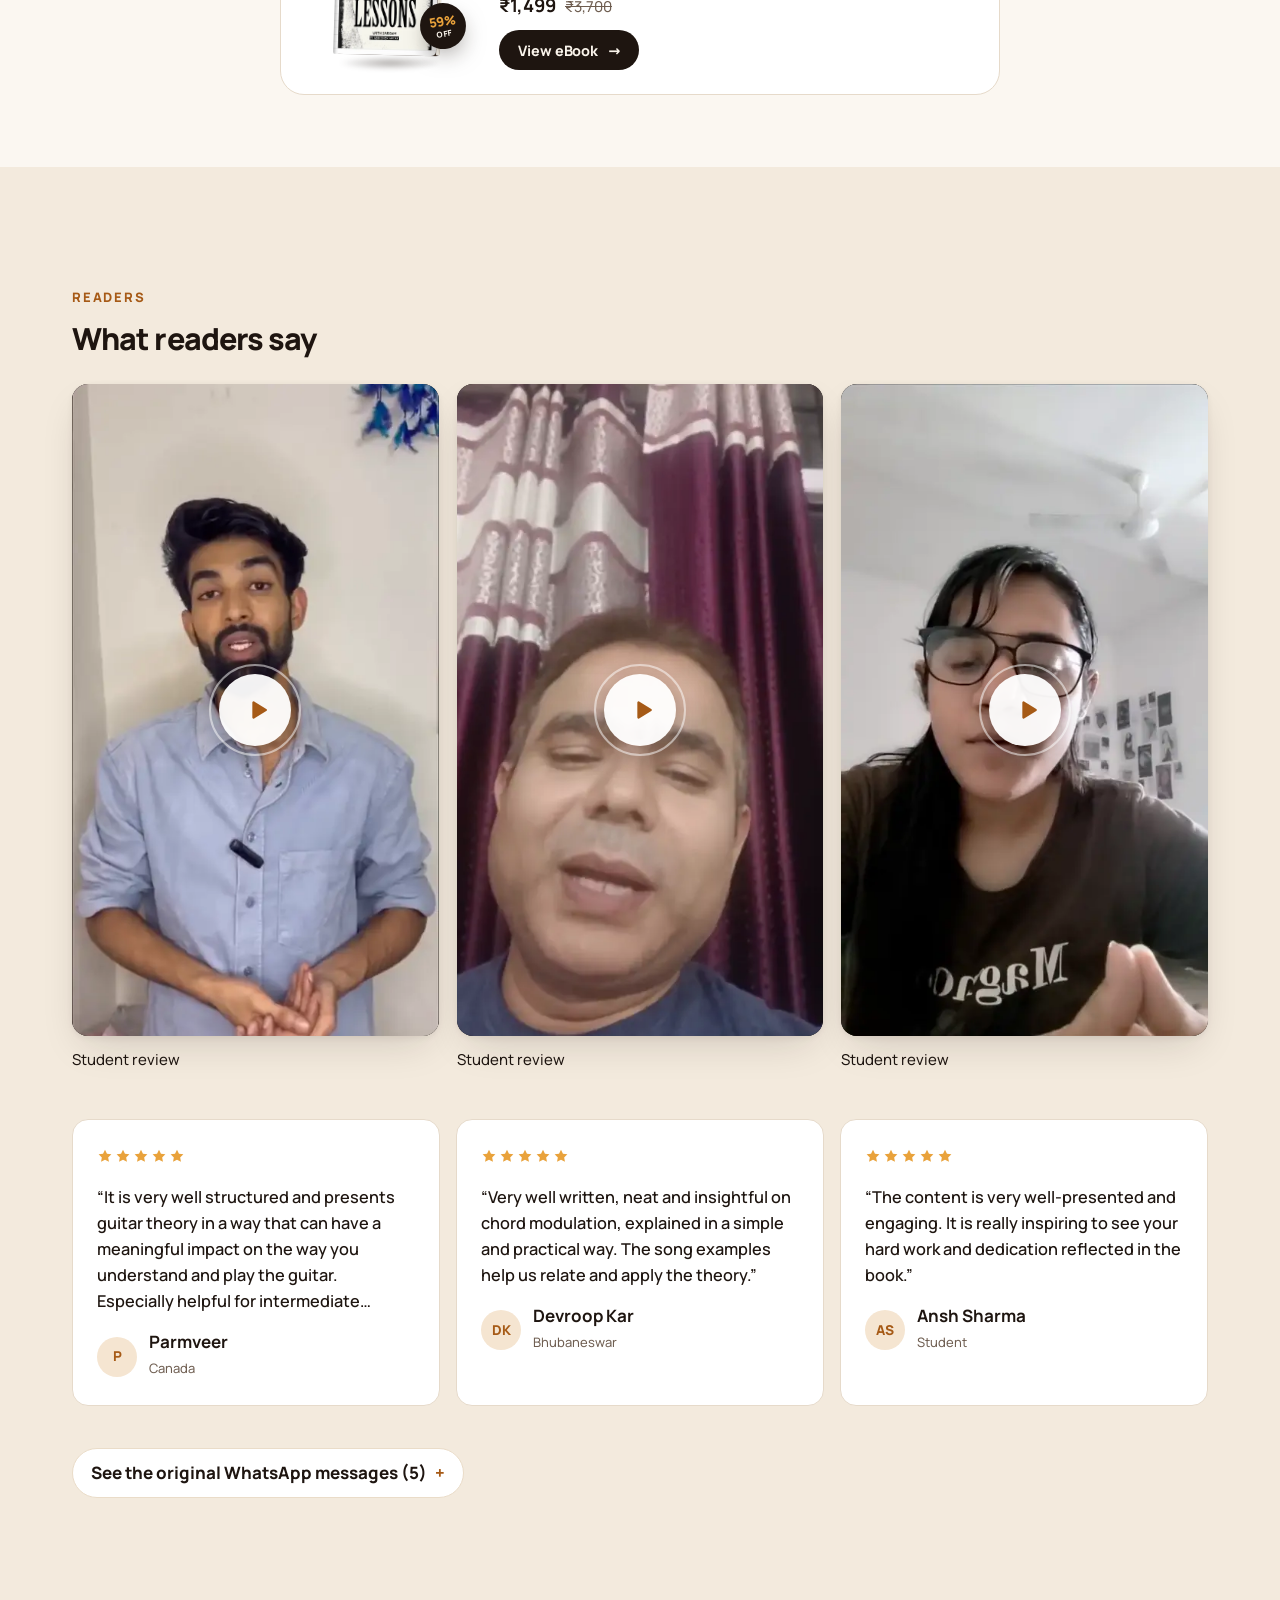
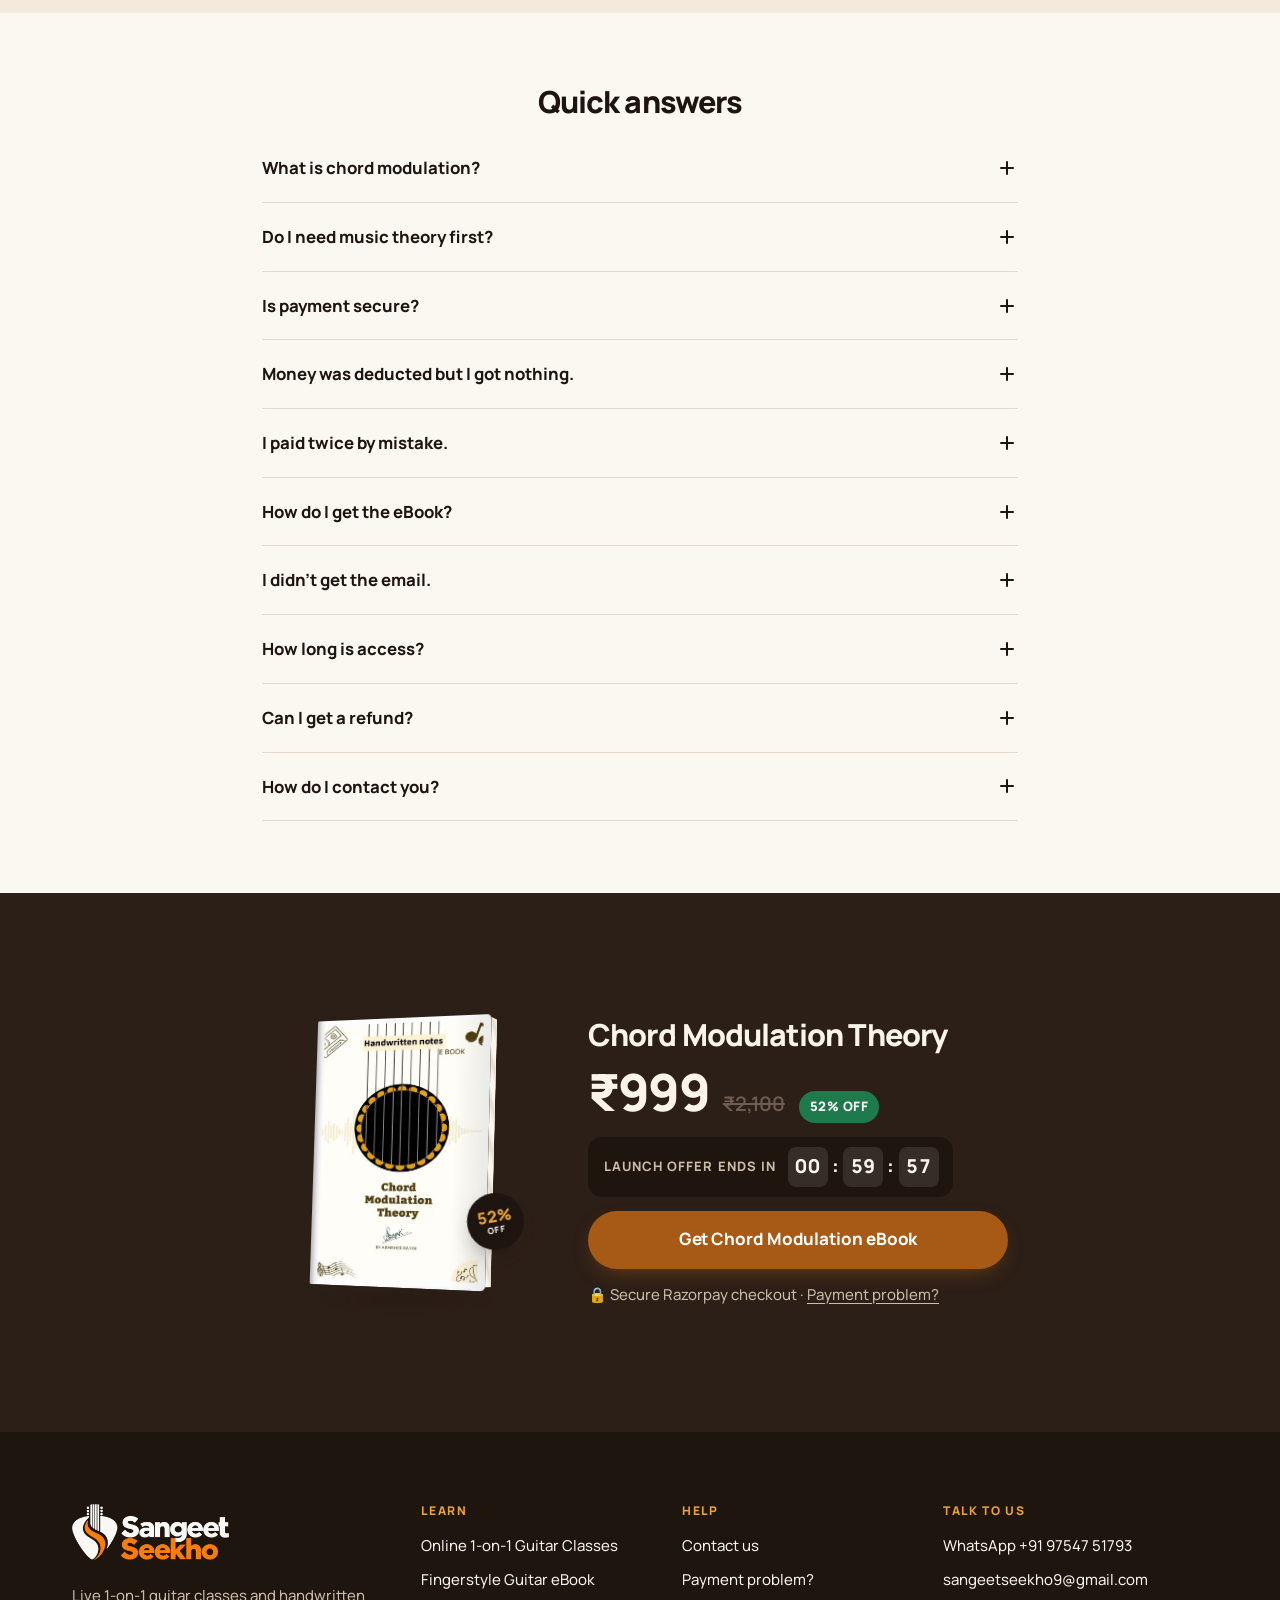
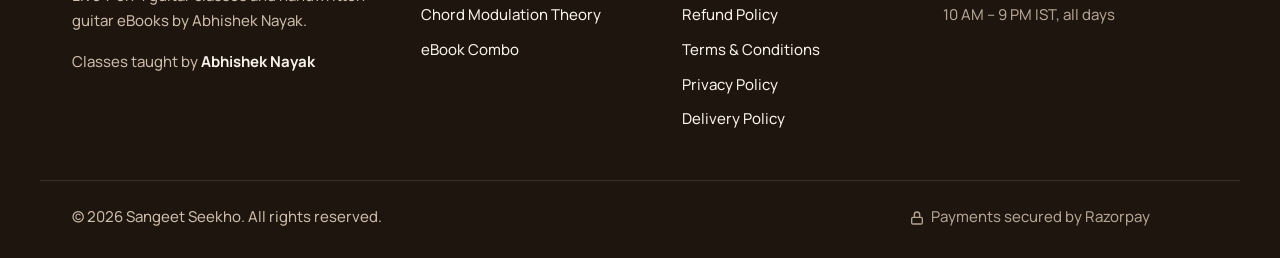
<file: chord-modulation-theory/index.html>
<!doctype html>
<html lang="en-IN">
<head>
  <meta charset="utf-8">
  <meta name="viewport" content="width=device-width, initial-scale=1, viewport-fit=cover">
  <title>Chord Modulation Theory eBook — Handwritten Notes | Sangeet Seekho</title>
  <meta name="description" content="Chord Modulation Theory eBook by Abhishek Nayak: understand how and why songs change key, with film-song examples, explained simply for guitarists. Instant PDF access.">
  <link rel="canonical" href="https://sangeetseekho.com/chord-modulation-theory/">
  <meta name="theme-color" content="#1F150F">
  <meta property="og:type" content="product">
  <meta property="og:site_name" content="Sangeet Seekho">
  <meta property="og:locale" content="en_IN">
  <meta property="og:url" content="https://sangeetseekho.com/chord-modulation-theory/">
  <meta property="og:title" content="Chord Modulation Theory eBook — Handwritten Notes">
  <meta property="og:description" content="How and why songs change key — explained simply for guitarists, with film-song examples. Instant PDF access.">
  <meta property="og:image" content="https://sangeetseekho.com/assets/img/og/og-chord-modulation.jpg">
  <meta property="og:image:width" content="1200">
  <meta property="og:image:height" content="630">
  <meta name="twitter:card" content="summary_large_image">
  <meta name="twitter:image" content="https://sangeetseekho.com/assets/img/og/og-chord-modulation.jpg">
  <link rel="icon" href="/favicon.ico" sizes="any">
  <link rel="icon" type="image/png" sizes="48x48" href="/assets/img/brand/favicon-light-48.png" media="(prefers-color-scheme: light)">
  <link rel="icon" type="image/png" sizes="48x48" href="/assets/img/brand/favicon-dark-48.png" media="(prefers-color-scheme: dark)">
  <link rel="apple-touch-icon" href="/assets/img/brand/favicon-dark-180.png">
  <link rel="manifest" href="/site.webmanifest">
  <link rel="preload" href="/assets/fonts/manrope-latin.woff2" as="font" type="font/woff2" crossorigin>
  <link rel="preconnect" href="https://checkout.razorpay.com">
  <link rel="preload" as="image" type="image/webp" href="/assets/img/ebooks/chord-modulation-flat.webp">
  <link rel="stylesheet" href="/css/base.css">
  <link rel="stylesheet" href="/css/components.css">
  <link rel="stylesheet" href="/css/sections.css">
  <script type="module" src="/js/pages/ebook.js"></script>
</head>
<body class="page-ebook" data-product="chord">
  <div class="offer-bar">
    <div class="container">
      <span>Launch offer: <b data-price="chord"></b> <s data-mrp="chord"></s></span>
      <span class="offer-timer " data-offer-timer><span class="offer-timer-label" data-offer-label>Ends in</span><span class="offer-timer-clock"><span data-t="h">01</span>:<span data-t="m">00</span>:<span data-t="s">00</span></span></span>
    </div>
  </div>
  <header class="site-header" data-site-header></header>

  <main id="main">
    <!-- ============ HERO ============ -->
    <section class="pdp-hero" aria-labelledby="pdp-title">
      <div class="container pdp-grid">
        <div class="pdp-visual" data-book="chord" data-size="lg" data-sticker="chord" data-eager></div>
        <div class="pdp-copy">
          <p class="eyebrow">Handwritten notes · music theory</p>
          <h1 id="pdp-title">Chord Modulation Theory</h1>
          <p class="lead">How songs change key — explained through raags and film songs, in simple handwritten notes.</p>
          <div class="pdp-buy">
            <div class="price"><span class="price-now" data-price="chord"></span><span class="price-was" data-mrp="chord"></span><span class="price-off" data-off="chord"></span></div>
            <span class="offer-timer offer-timer--light" data-offer-timer><span class="offer-timer-label" data-offer-label>Offer ends in</span><span class="offer-timer-clock"><span data-t="h">01</span>:<span data-t="m">00</span>:<span data-t="s">00</span></span></span>
            <button type="button" class="btn btn--primary btn--lg btn--block" data-buy="chord" data-hero-cta>Get the eBook <span class="btn-arrow">→</span></button>
            <ul class="assure"><li>Instant email access</li><li>PDF · any device</li><li>Lifetime access</li><li>Secure Razorpay</li></ul>
          </div>
          <p class="returning-note" data-returning hidden></p>
          <a class="combo-hint" href="#combo">Want both books? Save more with the combo →</a>
        </div>
      </div>
    </section>

    <!-- ============ PROMISE ============ -->
    <section class="promise" aria-label="What this eBook gives you">
      <div class="container">
        <p class="promise-line">Know <em>why</em> the chords change. <span>Then change them yourself.</span></p>
        <div class="stat-strip"><div><b>30</b><span>handwritten pages</span></div><div><b>7</b><span>major-scale conditions</span></div><div><b>6</b><span>minor-scale conditions</span></div><div><b>Raag</b><span>linked examples</span></div></div>
      </div>
    </section>

    <!-- ============ WHAT'S INSIDE ============ -->
    <section class="section section--tight" aria-labelledby="inside-title">
      <div class="container">
        <p class="eyebrow">What’s inside</p>
        <h2 id="inside-title" class="h3">Four parts. All handwritten.</h2>
        <div class="inside-grid"><article class="inside-card" data-reveal><span class="inside-num">01</span><h3>What modulation is</h3><p>Keys, intervals and the major scale — simply</p></article><article class="inside-card" data-reveal><span class="inside-num">02</span><h3>Major-scale conditions</h3><p>Bilawal, Khamaj, Yaman, Bhairav, Ahir Bhairav, Bhoopali, Charukeshi</p></article><article class="inside-card" data-reveal><span class="inside-num">03</span><h3>Minor-scale conditions</h3><p>Asavari, Kirwani, Kafi, Bhairavi, Patdeep, Shivranjani</p></article><article class="inside-card" data-reveal><span class="inside-num">04</span><h3>Diatonic chord formula</h3><p>Find the right chord for every swar</p></article></div>
      </div>
    </section>

    <!-- ============ FREE PREVIEW (pages listed in js/content/ebooks.js) ============ -->
    <section class="section section--sand section--tight" id="preview" aria-labelledby="preview-title">
      <div class="container">
        <div class="split-head">
          <div><p class="eyebrow">Free preview</p><h2 id="preview-title" class="h3">Look inside</h2></div>
        </div>
        <div data-preview="chord"></div>
      </div>
    </section>

    <!-- ============ BENEFITS / WHO FOR ============ -->
    <section class="section section--tight" aria-labelledby="benefit-title">
      <div class="container">
        <h2 id="benefit-title" class="h3 center">What you’ll get out of it</h2>
        <div class="why-grid why-grid--3"><div class="why" data-reveal><span class="why-ico" aria-hidden="true"><svg viewBox="0 0 24 24"><path d="M3 12h4l3-8 4 16 3-8h4"/></svg></span><b>Change key smoothly</b><span>No jarring jumps</span></div><div class="why" data-reveal><span class="why-ico" aria-hidden="true"><svg viewBox="0 0 24 24"><rect x="3" y="4" width="18" height="16" rx="2"/><path d="M7 4v16M17 4v16M3 9h4M17 9h4M3 15h4M17 15h4"/></svg></span><b>Hear it in songs</b><span>Film-song examples for each idea</span></div><div class="why" data-reveal><span class="why-ico" aria-hidden="true"><svg viewBox="0 0 24 24"><path d="M12 3v4M12 17v4M3 12h4M17 12h4M6 6l2.5 2.5M15.5 15.5 18 18M6 18l2.5-2.5M15.5 8.5 18 6"/></svg></span><b>Arrange your own</b><span>Make covers sound complete</span></div></div>
        <p class="perfect-for"><b>Perfect for:</b> Players who strum songs and want to know why the chords work.</p>
      </div>
    </section>

    <!-- ============ COMBO ============ -->
    <section class="section section--tight" id="combo" aria-labelledby="combo-title">
      <div class="container">
        <div class="combo">
          <div class="combo-visual" aria-hidden="true">
            <div data-book="fingerstyle" data-size="sm"></div>
            <div data-book="chord" data-size="sm"></div>
          </div>
          <div class="combo-copy">
            <span class="plan-ribbon">Best value</span>
            <h2 id="combo-title" class="h3">Get Both eBooks</h2>
            <p>Fingerstyle + Chord Modulation Theory</p>
            <div class="price"><span class="price-now" data-price="combo"></span><span class="price-was" data-mrp="combo"></span><span class="price-off" data-off="combo"></span></div>
          </div>
          <div class="combo-cta">
            <button type="button" class="btn btn--primary btn--lg btn--block" data-buy="combo">Get both eBooks</button>
            <p class="small">Both links in one email · Save <span data-save="combo"></span></p>
          </div>
        </div>
      </div>
    </section>

    <!-- ============ OTHER EBOOK ============ -->
    <section class="section section--tight" style="padding-top:0" aria-label="You may also like">
      <div class="container"><div data-other-book="fingerstyle"></div></div>
    </section>

    <!-- ============ REVIEWS ============ -->
    <section class="section section--sand" id="reviews" aria-labelledby="reviews-title">
      <div class="container">
        <p class="eyebrow">Readers</p>
        <h2 id="reviews-title" class="h3">What readers say</h2>
        <div data-reviews="chord" data-review-kinds="video,text,image" data-limit="3"></div>
      </div>
    </section>

    <!-- ============ FAQ ============ -->
    <section class="section section--tight" id="faq" aria-labelledby="faq-title">
      <div class="container container--narrow">
        <h2 id="faq-title" class="h3 center">Quick answers</h2>
        <div data-faq="chord,payments,access,refunds,support"></div>
      </div>
    </section>

    <!-- ============ FINAL CTA ============ -->
    <section class="section section--dark final-buy" id="pricing" aria-labelledby="final-title">
      <div class="container final-buy-inner">
        <div class="final-buy-visual" data-book="chord" data-size="md" data-sticker="chord"></div>
        <div>
          <h2 id="final-title" class="h3">Chord Modulation Theory</h2>
          <div class="price"><span class="price-now" data-price="chord"></span><span class="price-was" data-mrp="chord"></span><span class="price-off" data-off="chord"></span></div>
          <span class="offer-timer " data-offer-timer><span class="offer-timer-label" data-offer-label>Launch offer ends in</span><span class="offer-timer-clock"><span data-t="h">01</span>:<span data-t="m">00</span>:<span data-t="s">00</span></span></span>
          <button type="button" class="btn btn--primary btn--lg btn--block" data-buy="chord">Get Chord Modulation eBook</button>
          <p class="small final-buy-help">🔒 Secure Razorpay checkout · <button type="button" class="linklike" data-open-payment-help>Payment problem?</button></p>
        </div>
      </div>
    </section>
  </main>

  <div class="buybar" aria-hidden="true">
    <div class="buybar-thumb" aria-hidden="true"><img src="/assets/img/ebooks/chord-modulation-flat-360.jpg" alt="" width="36" height="51" loading="lazy"></div>
    <div class="buybar-price"><small>Chord Modulation Theory</small><b data-price="chord"></b><s data-mrp="chord"></s></div>
    <button type="button" class="btn btn--primary" data-buy="chord" tabindex="-1">Get Chord Modulation eBook</button>
  </div>
  <footer class="site-footer" data-site-footer></footer>
</body>
</html>
</file>
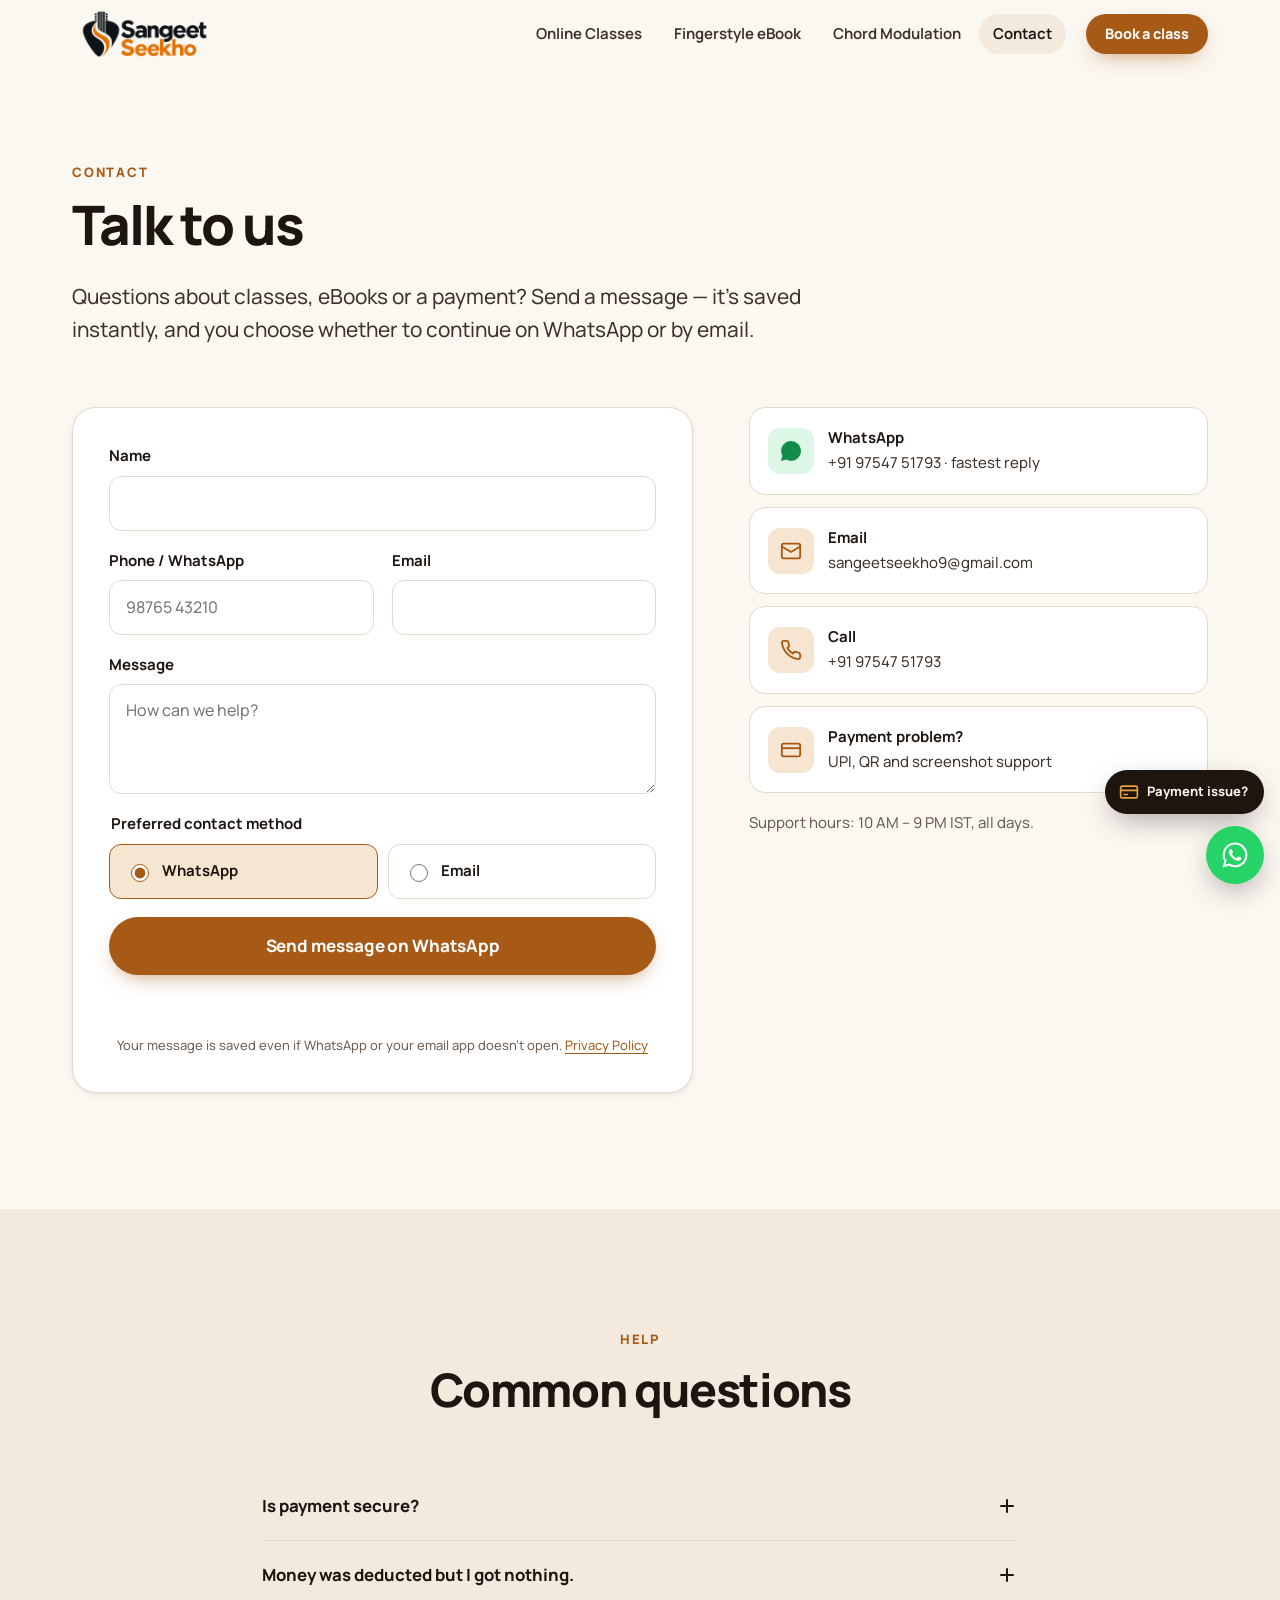
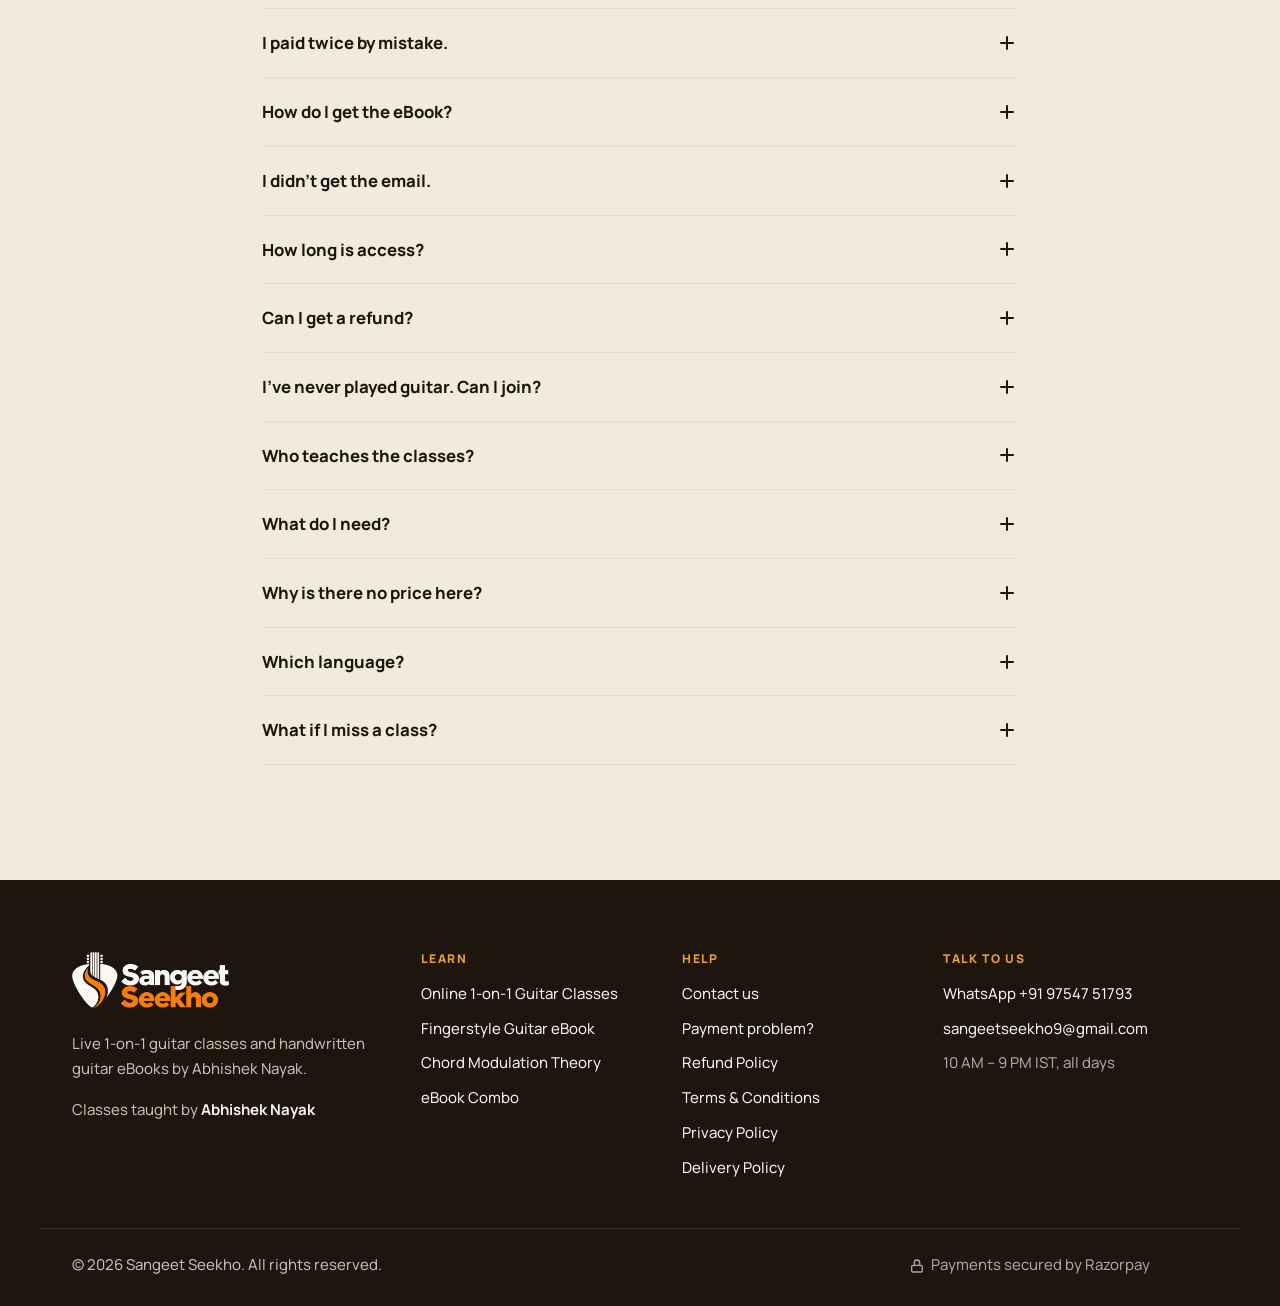
<file: contact/index.html>
<!doctype html>
<html lang="en-IN">
<head>
  <meta charset="utf-8">
  <meta name="viewport" content="width=device-width, initial-scale=1, viewport-fit=cover">
  <title>Contact Sangeet Seekho — WhatsApp, Email, Enquiries</title>
  <meta name="description" content="Questions about online guitar classes or eBooks? Message Sangeet Seekho on WhatsApp (+91 97547 51793) or email sangeetseekho9@gmail.com.">
  <link rel="canonical" href="https://sangeetseekho.com/contact/">
  <meta name="theme-color" content="#1F150F">
  <meta property="og:type" content="website">
  <meta property="og:site_name" content="Sangeet Seekho">
  <meta property="og:locale" content="en_IN">
  <meta property="og:url" content="https://sangeetseekho.com/contact/">
  <meta property="og:title" content="Contact Sangeet Seekho — WhatsApp, Email, Enquiries">
  <meta property="og:description" content="Questions about online guitar classes or eBooks? Message Sangeet Seekho on WhatsApp (+91 97547 51793) or email sangeetseekho9@gmail.com.">
  <meta property="og:image" content="https://sangeetseekho.com/assets/img/og/og-default.jpg">
  <meta name="twitter:card" content="summary_large_image">
  <link rel="icon" href="/favicon.ico" sizes="any">
  <link rel="icon" type="image/png" sizes="48x48" href="/assets/img/brand/favicon-light-48.png" media="(prefers-color-scheme: light)">
  <link rel="icon" type="image/png" sizes="48x48" href="/assets/img/brand/favicon-dark-48.png" media="(prefers-color-scheme: dark)">
  <link rel="apple-touch-icon" href="/assets/img/brand/favicon-dark-180.png">
  <link rel="manifest" href="/site.webmanifest">
  <link rel="preload" href="/assets/fonts/manrope-latin.woff2" as="font" type="font/woff2" crossorigin>
  <link rel="stylesheet" href="/css/base.css">
  <link rel="stylesheet" href="/css/components.css">
  <link rel="stylesheet" href="/css/sections.css">
  <script type="module" src="/js/pages/contact.js"></script>
</head>
<body class="page-contact">
  <header class="site-header" data-site-header></header>

  <main id="main">
    <section class="page-hero">
      <div class="container">
        <p class="eyebrow">Contact</p>
        <h1>Talk to us</h1>
        <p class="lead">Questions about classes, eBooks or a payment? Send a message — it’s saved instantly, and you choose whether to continue on WhatsApp or by email.</p>
      </div>
    </section>
    <section class="section" style="padding-top:0">
      <div class="container contact-grid">
        <div class="contact-card">
          <form id="contact-form" class="form" novalidate>
            <div class="field"><label for="ct-name">Name</label><input id="ct-name" name="name" autocomplete="name" maxlength="60" data-validate="name" required></div>
            <div class="form-row">
              <div class="field"><label for="ct-phone">Phone / WhatsApp</label><input id="ct-phone" name="phone" type="tel" inputmode="tel" autocomplete="tel" placeholder="98765 43210" maxlength="18" data-validate="phone" required></div>
              <div class="field"><label for="ct-email">Email</label><input id="ct-email" name="email" type="email" inputmode="email" autocomplete="email" maxlength="100" data-validate="emailOptional"></div>
            </div>
            <div class="field"><label for="ct-message">Message</label><textarea id="ct-message" name="message" maxlength="1000" data-validate="required text" required placeholder="How can we help?"></textarea></div>
            <fieldset class="field" style="border:0;padding:0;margin:0">
              <legend class="label" style="margin-bottom:7px">Preferred contact method</legend>
              <div class="radio-cards">
                <label class="radio-card"><input type="radio" name="method" value="whatsapp" checked data-validate="choice"> WhatsApp</label>
                <label class="radio-card"><input type="radio" name="method" value="email" data-validate="choice"> Email</label>
              </div>
            </fieldset>
            <div class="hp-field" aria-hidden="true"><label>Leave this empty<input name="ss_extra" tabindex="-1" autocomplete="off"></label></div>
            <button type="submit" class="btn btn--primary btn--lg btn--block"><span class="btn-label">Send message on WhatsApp</span></button>
            <p class="form-status" hidden aria-live="polite"></p>
            <p class="form-note">Your message is saved even if WhatsApp or your email app doesn’t open. <a href="/privacy-policy/">Privacy Policy</a></p>
          </form>
          <div class="form-done" hidden>
            <div class="ty-badge"><svg viewBox="0 0 24 24" width="28" height="28" fill="none" stroke="currentColor" stroke-width="2.5" stroke-linecap="round" stroke-linejoin="round" aria-hidden="true"><path d="M20 6 9 17l-5-5"/></svg></div>
            <h2 class="h4">Thanks, <span data-name></span>! Your message is saved.</h2>
            <p class="muted">We’ll get back to you within working hours.</p>
            <a class="btn btn--ghost" data-fallback href="#">Didn’t open? Tap here</a>
          </div>
        </div>
        <div>
          <div class="contact-ways">
            <a class="contact-way contact-way--wa" href="https://wa.me/919754751793?text=Hi%20Sangeet%20Seekho%2C%20I%20have%20a%20question." target="_blank" rel="noopener"><span class="ico"><svg viewBox="0 0 24 24" width="24" height="24" aria-hidden="true"><path fill="currentColor" d="M12.04 2C6.58 2 2.13 6.45 2.13 11.91c0 1.75.46 3.45 1.32 4.95L2.05 22l5.25-1.38a9.9 9.9 0 0 0 4.74 1.21h.01c5.46 0 9.91-4.45 9.91-9.91 0-2.65-1.03-5.14-2.9-7.01A9.82 9.82 0 0 0 12.04 2Z"/></svg></span><span><b>WhatsApp</b><span>+91 97547 51793 · fastest reply</span></span></a>
            <a class="contact-way" href="mailto:sangeetseekho9@gmail.com"><span class="ico"><svg viewBox="0 0 24 24" width="22" height="22" fill="none" stroke="currentColor" stroke-width="2" aria-hidden="true"><rect x="2" y="4" width="20" height="16" rx="2"/><path d="m22 7-10 6L2 7"/></svg></span><span><b>Email</b><span>sangeetseekho9@gmail.com</span></span></a>
            <a class="contact-way" href="tel:+919754751793"><span class="ico"><svg viewBox="0 0 24 24" width="22" height="22" fill="none" stroke="currentColor" stroke-width="2" aria-hidden="true"><path d="M22 16.9v3a2 2 0 0 1-2.2 2 19.8 19.8 0 0 1-8.6-3.1 19.5 19.5 0 0 1-6-6A19.8 19.8 0 0 1 2.1 4.2 2 2 0 0 1 4.1 2h3a2 2 0 0 1 2 1.7c.1.9.4 1.8.7 2.7a2 2 0 0 1-.5 2.1L8 9.8a16 16 0 0 0 6 6l1.3-1.3a2 2 0 0 1 2.1-.4c.9.3 1.8.6 2.7.7a2 2 0 0 1 1.7 2Z"/></svg></span><span><b>Call</b><span>+91 97547 51793</span></span></a>
            <button type="button" class="contact-way" data-open-payment-help style="text-align:left;font:inherit;cursor:pointer"><span class="ico"><svg viewBox="0 0 24 24" width="22" height="22" fill="none" stroke="currentColor" stroke-width="2" aria-hidden="true"><rect x="2" y="5" width="20" height="14" rx="2"/><path d="M2 10h20"/></svg></span><span><b>Payment problem?</b><span>UPI, QR and screenshot support</span></span></button>
          </div>
          <p class="muted" style="margin-top:18px;font-size:.9375rem">Support hours: 10 AM – 9 PM IST, all days.</p>
        </div>
      </div>
    </section>
    <section class="section section--sand" aria-labelledby="faq-title">
      <div class="container container--narrow">
        <div class="section-head section-head--center"><p class="eyebrow">Help</p><h2 id="faq-title">Common questions</h2></div>
        <div data-faq="payments,access,refunds,classes"></div>
      </div>
    </section>
  </main>

  <footer class="site-footer" data-site-footer></footer>
</body>
</html>
</file>
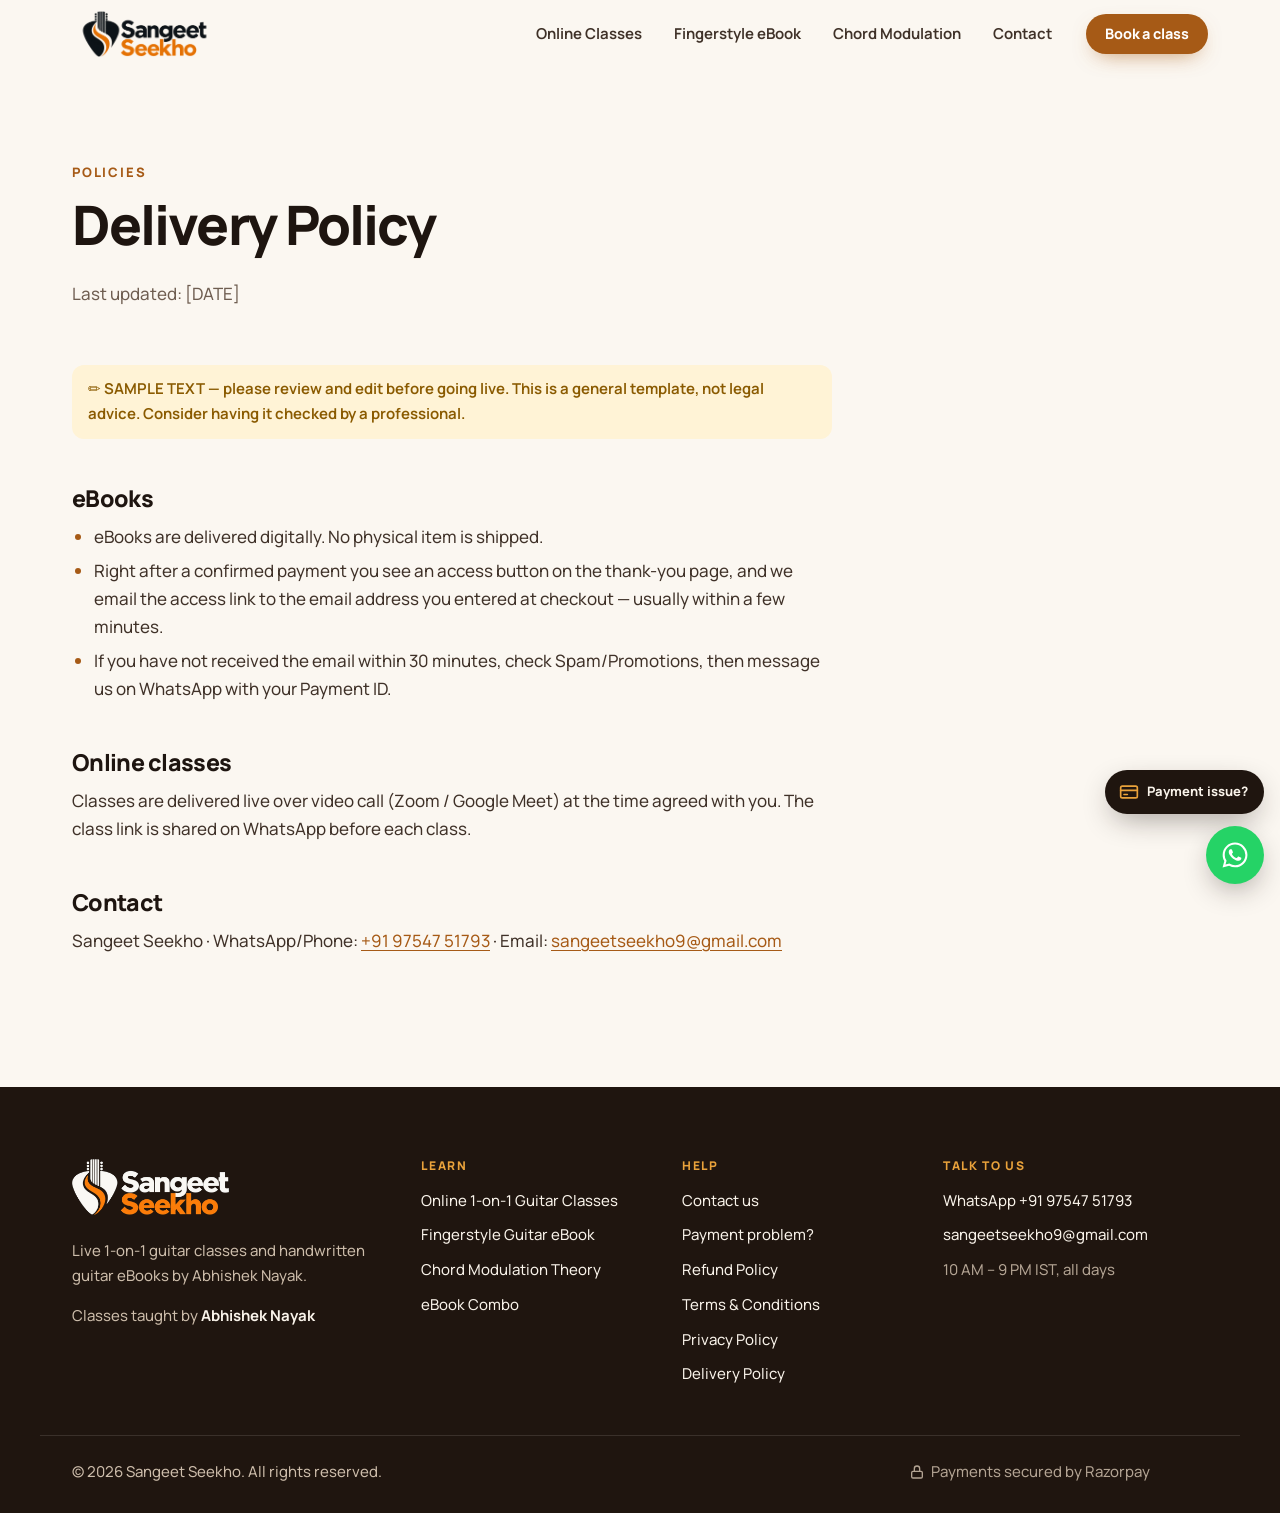
<file: delivery-policy/index.html>
<!doctype html>
<html lang="en-IN">
<head>
  <meta charset="utf-8">
  <meta name="viewport" content="width=device-width, initial-scale=1, viewport-fit=cover">
  <title>Delivery Policy | Sangeet Seekho</title>
  <meta name="description" content="How Sangeet Seekho delivers eBooks and online classes.">
  <link rel="canonical" href="https://sangeetseekho.com/delivery-policy/">
  <meta name="theme-color" content="#1F150F">
  <meta property="og:type" content="website">
  <meta property="og:site_name" content="Sangeet Seekho">
  <meta property="og:locale" content="en_IN">
  <meta property="og:url" content="https://sangeetseekho.com/delivery-policy/">
  <meta property="og:title" content="Delivery Policy | Sangeet Seekho">
  <meta property="og:description" content="How Sangeet Seekho delivers eBooks and online classes.">
  <meta property="og:image" content="https://sangeetseekho.com/assets/img/og/og-default.jpg">
  <meta name="twitter:card" content="summary_large_image">
  <link rel="icon" href="/favicon.ico" sizes="any">
  <link rel="icon" type="image/png" sizes="48x48" href="/assets/img/brand/favicon-light-48.png" media="(prefers-color-scheme: light)">
  <link rel="icon" type="image/png" sizes="48x48" href="/assets/img/brand/favicon-dark-48.png" media="(prefers-color-scheme: dark)">
  <link rel="apple-touch-icon" href="/assets/img/brand/favicon-dark-180.png">
  <link rel="manifest" href="/site.webmanifest">
  <link rel="preload" href="/assets/fonts/manrope-latin.woff2" as="font" type="font/woff2" crossorigin>
  <link rel="stylesheet" href="/css/base.css">
  <link rel="stylesheet" href="/css/components.css">
  <link rel="stylesheet" href="/css/sections.css">
  <script type="module" src="/js/pages/basic.js"></script>
</head>
<body>
  <header class="site-header" data-site-header></header>

  <main id="main">
    <section class="page-hero"><div class="container"><p class="eyebrow">Policies</p><h1>Delivery Policy</h1><p class="muted">Last updated: [DATE]</p></div></section>
    <section class="section" style="padding-top:0"><div class="container"><article class="prose">
      <p class="sample-note">✏️ SAMPLE TEXT — please review and edit before going live. This is a general template, not legal advice. Consider having it checked by a professional.</p>

      <h2>eBooks</h2>
      <ul>
        <li>eBooks are delivered digitally. No physical item is shipped.</li>
        <li>Right after a confirmed payment you see an access button on the thank-you page, and we email the access link to the email address you entered at checkout — usually within a few minutes.</li>
        <li>If you have not received the email within 30 minutes, check Spam/Promotions, then message us on WhatsApp with your Payment ID.</li>
      </ul>
      <h2>Online classes</h2>
      <p>Classes are delivered live over video call (Zoom / Google Meet) at the time agreed with you. The class link is shared on WhatsApp before each class.</p>
      <h2>Contact</h2>
      <p>Sangeet Seekho · WhatsApp/Phone: <a href="https://wa.me/919754751793">+91 97547 51793</a> · Email: <a href="mailto:sangeetseekho9@gmail.com">sangeetseekho9@gmail.com</a></p>
    </article></div></section>
  </main>

  <footer class="site-footer" data-site-footer></footer>
</body>
</html>
</file>
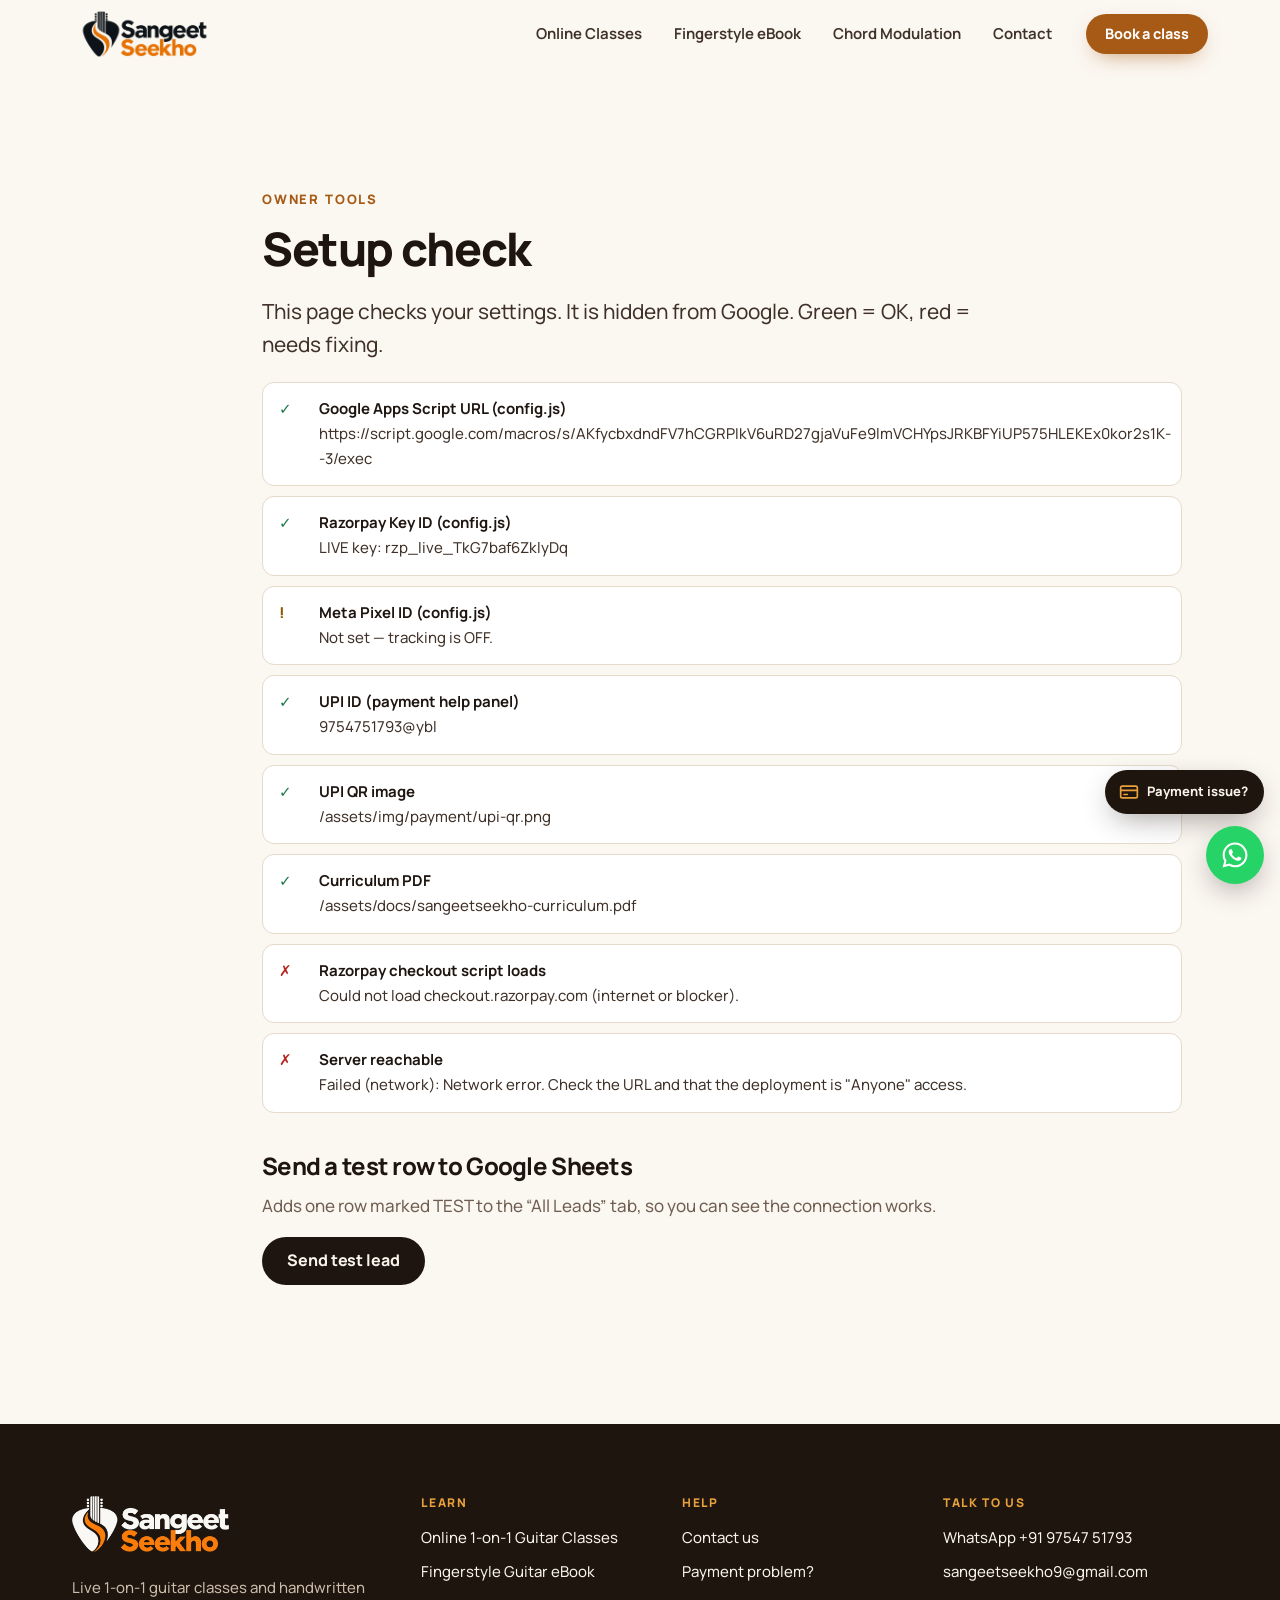
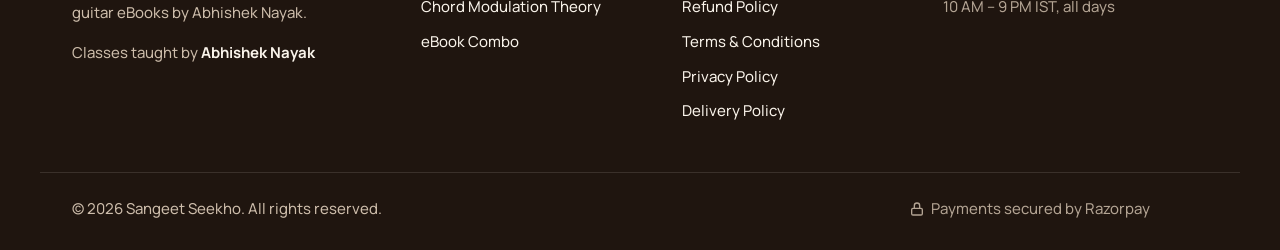
<file: diagnostics/index.html>
<!doctype html>
<html lang="en-IN">
<head>
  <meta charset="utf-8">
  <meta name="viewport" content="width=device-width, initial-scale=1, viewport-fit=cover">
  <title>Diagnostics | Sangeet Seekho</title>
  <meta name="description" content="Setup checks">
  <meta name="robots" content="noindex, nofollow">
  <link rel="canonical" href="https://sangeetseekho.com/diagnostics/">
  <meta name="theme-color" content="#1F150F">
  <meta property="og:type" content="website">
  <meta property="og:site_name" content="Sangeet Seekho">
  <meta property="og:locale" content="en_IN">
  <meta property="og:url" content="https://sangeetseekho.com/diagnostics/">
  <meta property="og:title" content="Diagnostics | Sangeet Seekho">
  <meta property="og:description" content="Setup checks">
  <meta property="og:image" content="https://sangeetseekho.com/assets/img/og/og-default.jpg">
  <meta name="twitter:card" content="summary_large_image">
  <link rel="icon" href="/favicon.ico" sizes="any">
  <link rel="icon" type="image/png" sizes="48x48" href="/assets/img/brand/favicon-light-48.png" media="(prefers-color-scheme: light)">
  <link rel="icon" type="image/png" sizes="48x48" href="/assets/img/brand/favicon-dark-48.png" media="(prefers-color-scheme: dark)">
  <link rel="apple-touch-icon" href="/assets/img/brand/favicon-dark-180.png">
  <link rel="manifest" href="/site.webmanifest">
  <link rel="preload" href="/assets/fonts/manrope-latin.woff2" as="font" type="font/woff2" crossorigin>
  <link rel="stylesheet" href="/css/base.css">
  <link rel="stylesheet" href="/css/components.css">
  <link rel="stylesheet" href="/css/sections.css">
  <script type="module" src="/js/pages/diagnostics.js"></script>
</head>
<body>
  <header class="site-header" data-site-header></header>

  <main id="main">
    <section class="section">
      <div class="container container--narrow">
        <p class="eyebrow">Owner tools</p>
        <h1 class="h2">Setup check</h1>
        <p class="lead">This page checks your settings. It is hidden from Google. Green = OK, red = needs fixing.</p>
        <div class="diag" data-diag><p>Running checks…</p></div>
        <h2 class="h4" style="margin-top:40px">Send a test row to Google Sheets</h2>
        <p class="muted">Adds one row marked TEST to the “All Leads” tab, so you can see the connection works.</p>
        <button class="btn btn--dark" type="button" data-test-lead>Send test lead</button>
        <p class="form-status" hidden data-test-status></p>
      </div>
    </section>
  </main>

  <footer class="site-footer" data-site-footer></footer>
</body>
</html>
</file>
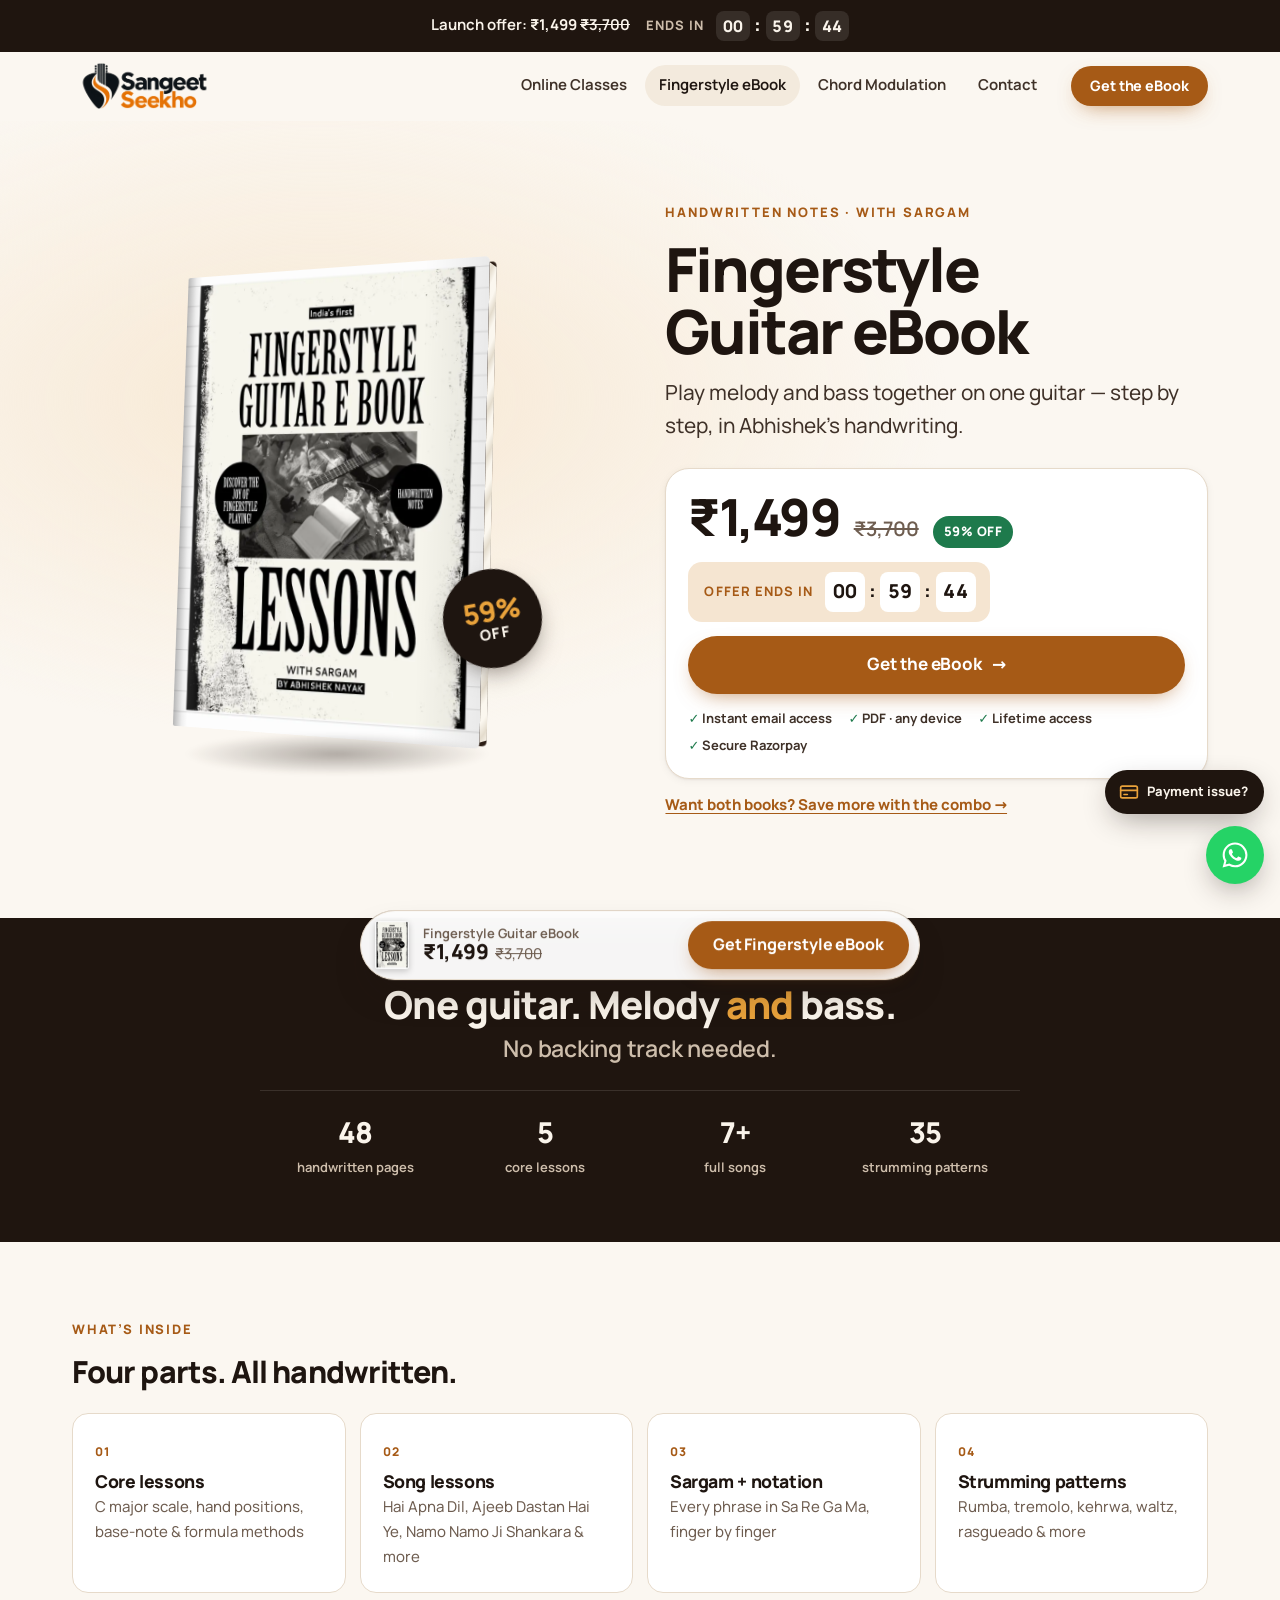
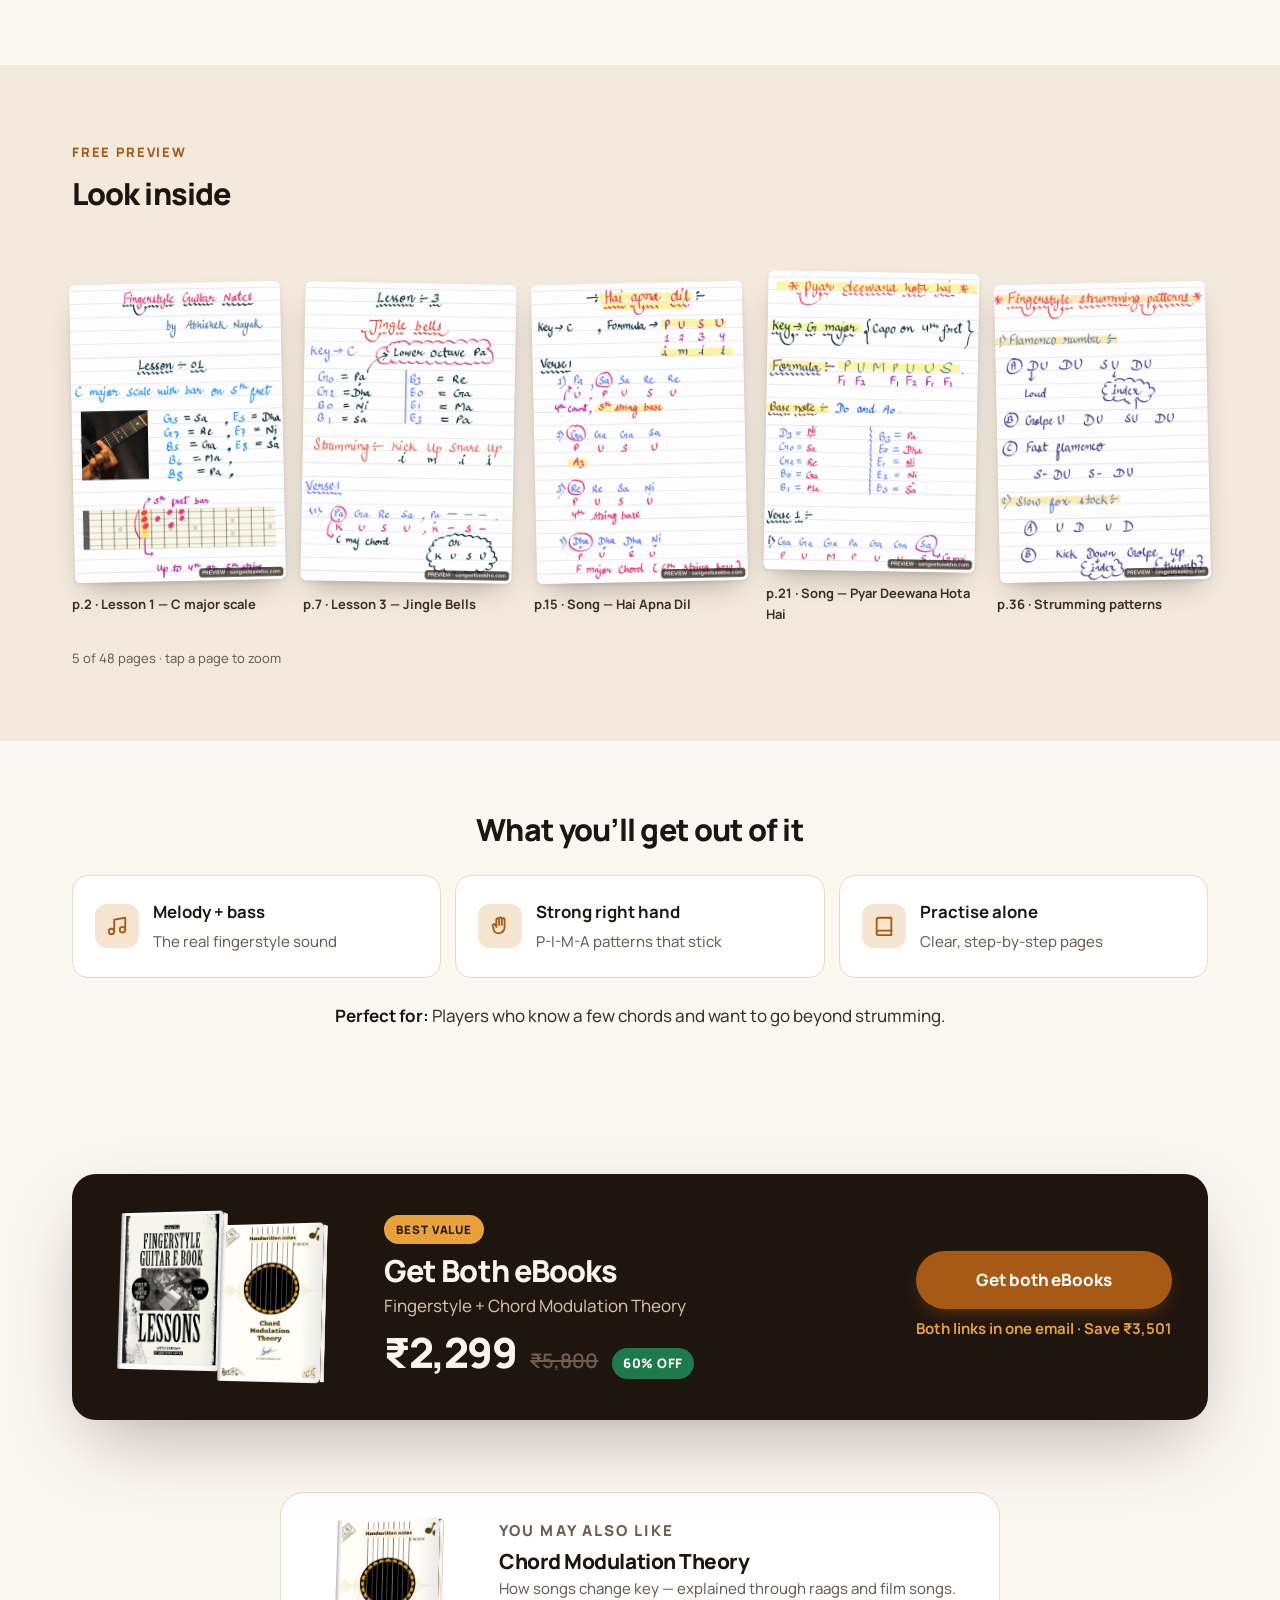
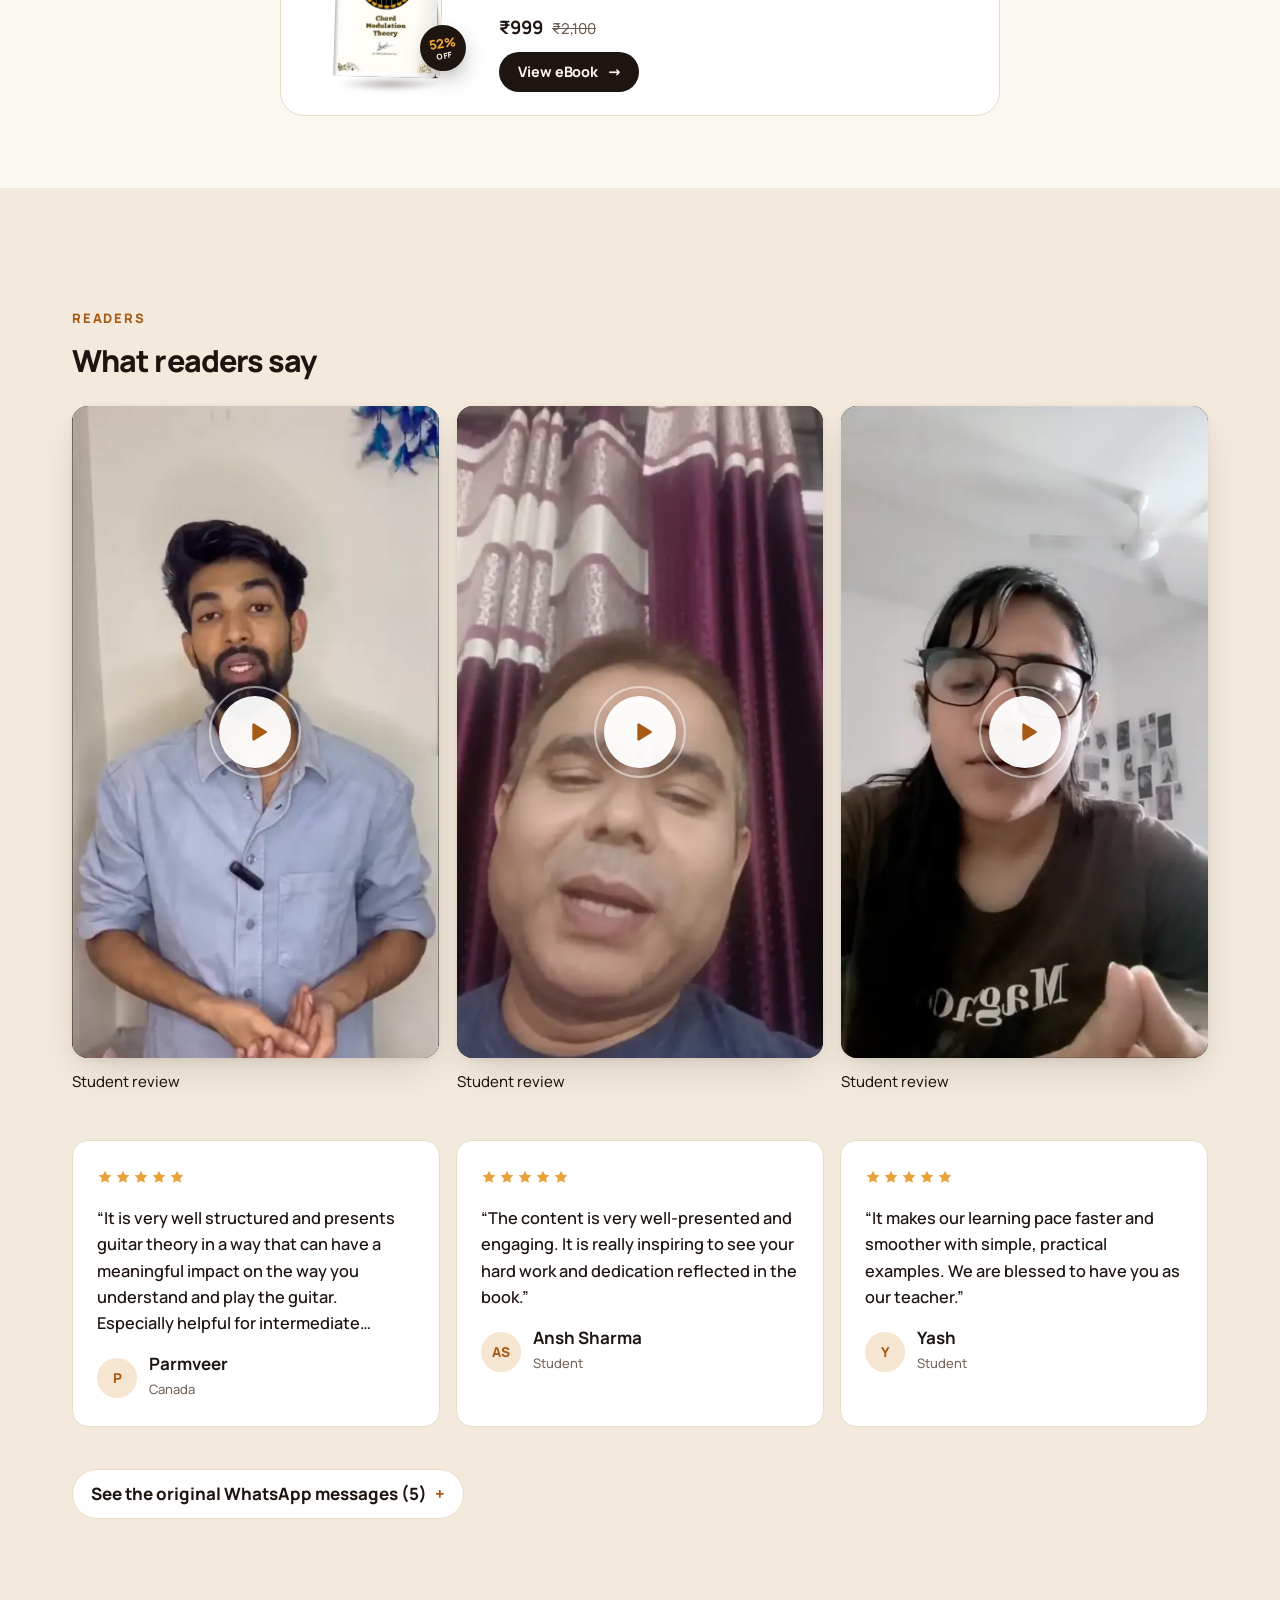
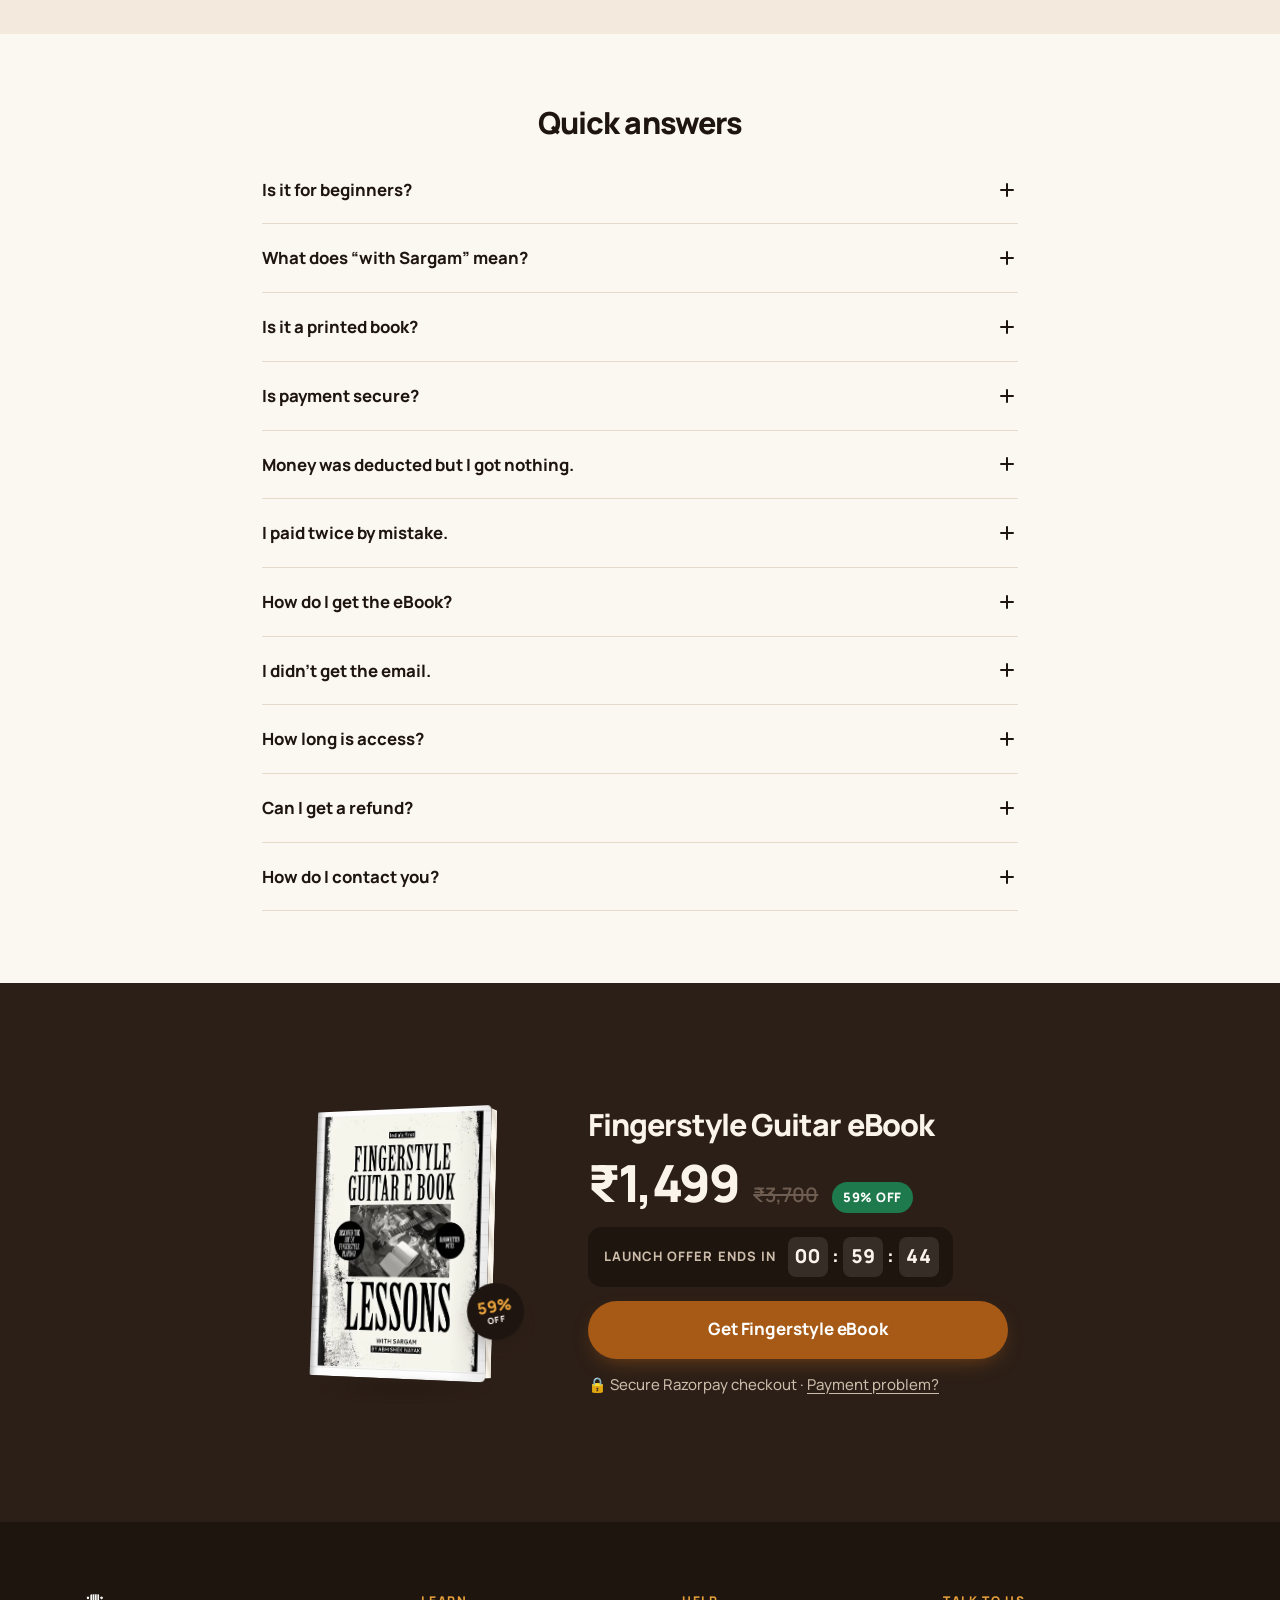
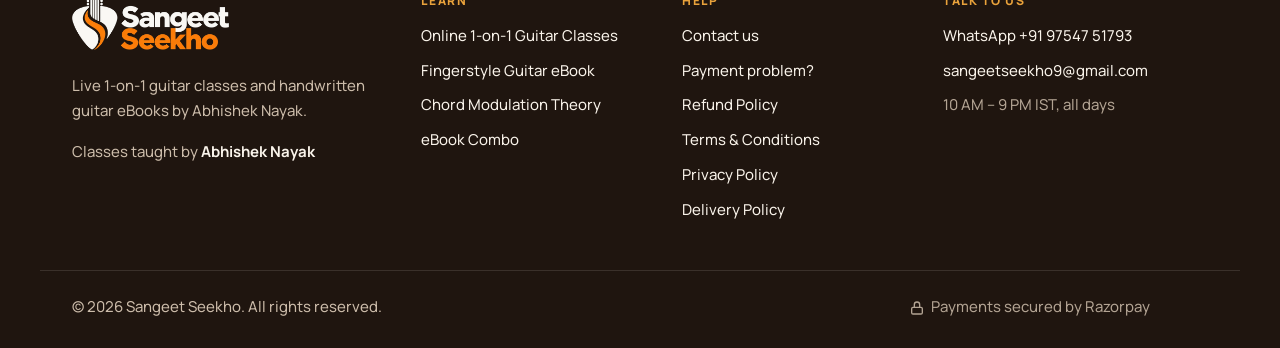
<file: fingerstyle-guitar-ebook/index.html>
<!doctype html>
<html lang="en-IN">
<head>
  <meta charset="utf-8">
  <meta name="viewport" content="width=device-width, initial-scale=1, viewport-fit=cover">
  <title>Fingerstyle Guitar eBook — Handwritten Notes with Sargam | Sangeet Seekho</title>
  <meta name="description" content="Fingerstyle Guitar eBook by Abhishek Nayak: handwritten lessons with tabs and Sargam. Learn melody and bass together on one guitar. Instant PDF access.">
  <link rel="canonical" href="https://sangeetseekho.com/fingerstyle-guitar-ebook/">
  <meta name="theme-color" content="#1F150F">
  <meta property="og:type" content="product">
  <meta property="og:site_name" content="Sangeet Seekho">
  <meta property="og:locale" content="en_IN">
  <meta property="og:url" content="https://sangeetseekho.com/fingerstyle-guitar-ebook/">
  <meta property="og:title" content="Fingerstyle Guitar eBook — Handwritten Notes with Sargam">
  <meta property="og:description" content="Handwritten fingerstyle lessons with tabs and Sargam by Abhishek Nayak. Instant PDF access.">
  <meta property="og:image" content="https://sangeetseekho.com/assets/img/og/og-fingerstyle.jpg">
  <meta property="og:image:width" content="1200">
  <meta property="og:image:height" content="630">
  <meta name="twitter:card" content="summary_large_image">
  <meta name="twitter:image" content="https://sangeetseekho.com/assets/img/og/og-fingerstyle.jpg">
  <link rel="icon" href="/favicon.ico" sizes="any">
  <link rel="icon" type="image/png" sizes="48x48" href="/assets/img/brand/favicon-light-48.png" media="(prefers-color-scheme: light)">
  <link rel="icon" type="image/png" sizes="48x48" href="/assets/img/brand/favicon-dark-48.png" media="(prefers-color-scheme: dark)">
  <link rel="apple-touch-icon" href="/assets/img/brand/favicon-dark-180.png">
  <link rel="manifest" href="/site.webmanifest">
  <link rel="preload" href="/assets/fonts/manrope-latin.woff2" as="font" type="font/woff2" crossorigin>
  <link rel="preconnect" href="https://checkout.razorpay.com">
  <link rel="preload" as="image" type="image/webp" href="/assets/img/ebooks/fingerstyle-flat.webp">
  <link rel="stylesheet" href="/css/base.css">
  <link rel="stylesheet" href="/css/components.css">
  <link rel="stylesheet" href="/css/sections.css">
  <script type="module" src="/js/pages/ebook.js"></script>
</head>
<body class="page-ebook" data-product="fingerstyle">
  <div class="offer-bar">
    <div class="container">
      <span>Launch offer: <b data-price="fingerstyle"></b> <s data-mrp="fingerstyle"></s></span>
      <span class="offer-timer " data-offer-timer><span class="offer-timer-label" data-offer-label>Ends in</span><span class="offer-timer-clock"><span data-t="h">01</span>:<span data-t="m">00</span>:<span data-t="s">00</span></span></span>
    </div>
  </div>
  <header class="site-header" data-site-header></header>

  <main id="main">
    <!-- ============ HERO ============ -->
    <section class="pdp-hero" aria-labelledby="pdp-title">
      <div class="container pdp-grid">
        <div class="pdp-visual" data-book="fingerstyle" data-size="lg" data-sticker="fingerstyle" data-eager></div>
        <div class="pdp-copy">
          <p class="eyebrow">Handwritten notes · with Sargam</p>
          <h1 id="pdp-title">Fingerstyle Guitar eBook</h1>
          <p class="lead">Play melody and bass together on one guitar — step by step, in Abhishek’s handwriting.</p>
          <div class="pdp-buy">
            <div class="price"><span class="price-now" data-price="fingerstyle"></span><span class="price-was" data-mrp="fingerstyle"></span><span class="price-off" data-off="fingerstyle"></span></div>
            <span class="offer-timer offer-timer--light" data-offer-timer><span class="offer-timer-label" data-offer-label>Offer ends in</span><span class="offer-timer-clock"><span data-t="h">01</span>:<span data-t="m">00</span>:<span data-t="s">00</span></span></span>
            <button type="button" class="btn btn--primary btn--lg btn--block" data-buy="fingerstyle" data-hero-cta>Get the eBook <span class="btn-arrow">→</span></button>
            <ul class="assure"><li>Instant email access</li><li>PDF · any device</li><li>Lifetime access</li><li>Secure Razorpay</li></ul>
          </div>
          <p class="returning-note" data-returning hidden></p>
          <a class="combo-hint" href="#combo">Want both books? Save more with the combo →</a>
        </div>
      </div>
    </section>

    <!-- ============ PROMISE ============ -->
    <section class="promise" aria-label="What this eBook gives you">
      <div class="container">
        <p class="promise-line">One guitar. Melody <em>and</em> bass. <span>No backing track needed.</span></p>
        <div class="stat-strip"><div><b>48</b><span>handwritten pages</span></div><div><b>5</b><span>core lessons</span></div><div><b>7+</b><span>full songs</span></div><div><b>35</b><span>strumming patterns</span></div></div>
      </div>
    </section>

    <!-- ============ WHAT'S INSIDE ============ -->
    <section class="section section--tight" aria-labelledby="inside-title">
      <div class="container">
        <p class="eyebrow">What’s inside</p>
        <h2 id="inside-title" class="h3">Four parts. All handwritten.</h2>
        <div class="inside-grid"><article class="inside-card" data-reveal><span class="inside-num">01</span><h3>Core lessons</h3><p>C major scale, hand positions, base-note & formula methods</p></article><article class="inside-card" data-reveal><span class="inside-num">02</span><h3>Song lessons</h3><p>Hai Apna Dil, Ajeeb Dastan Hai Ye, Namo Namo Ji Shankara & more</p></article><article class="inside-card" data-reveal><span class="inside-num">03</span><h3>Sargam + notation</h3><p>Every phrase in Sa Re Ga Ma, finger by finger</p></article><article class="inside-card" data-reveal><span class="inside-num">04</span><h3>Strumming patterns</h3><p>Rumba, tremolo, kehrwa, waltz, rasgueado & more</p></article></div>
      </div>
    </section>

    <!-- ============ FREE PREVIEW (pages listed in js/content/ebooks.js) ============ -->
    <section class="section section--sand section--tight" id="preview" aria-labelledby="preview-title">
      <div class="container">
        <div class="split-head">
          <div><p class="eyebrow">Free preview</p><h2 id="preview-title" class="h3">Look inside</h2></div>
        </div>
        <div data-preview="fingerstyle"></div>
      </div>
    </section>

    <!-- ============ BENEFITS / WHO FOR ============ -->
    <section class="section section--tight" aria-labelledby="benefit-title">
      <div class="container">
        <h2 id="benefit-title" class="h3 center">What you’ll get out of it</h2>
        <div class="why-grid why-grid--3"><div class="why" data-reveal><span class="why-ico" aria-hidden="true"><svg viewBox="0 0 24 24"><path d="M9 18V5l12-2v13"/><circle cx="6" cy="18" r="3"/><circle cx="18" cy="16" r="3"/></svg></span><b>Melody + bass</b><span>The real fingerstyle sound</span></div><div class="why" data-reveal><span class="why-ico" aria-hidden="true"><svg viewBox="0 0 24 24"><path d="M8 13V5a1.5 1.5 0 0 1 3 0v6M11 11V4a1.5 1.5 0 0 1 3 0v7M14 11V5a1.5 1.5 0 0 1 3 0v8c0 4-3 7-6.5 7S5 17.5 5 15l-1-3a1.5 1.5 0 0 1 2.7-1.2L8 13"/></svg></span><b>Strong right hand</b><span>P-I-M-A patterns that stick</span></div><div class="why" data-reveal><span class="why-ico" aria-hidden="true"><svg viewBox="0 0 24 24"><path d="M4 19.5A2.5 2.5 0 0 1 6.5 17H20V3H6.5A2.5 2.5 0 0 0 4 5.5z"/><path d="M4 19.5A2.5 2.5 0 0 0 6.5 22H20v-5"/></svg></span><b>Practise alone</b><span>Clear, step-by-step pages</span></div></div>
        <p class="perfect-for"><b>Perfect for:</b> Players who know a few chords and want to go beyond strumming.</p>
      </div>
    </section>

    <!-- ============ COMBO ============ -->
    <section class="section section--tight" id="combo" aria-labelledby="combo-title">
      <div class="container">
        <div class="combo">
          <div class="combo-visual" aria-hidden="true">
            <div data-book="fingerstyle" data-size="sm"></div>
            <div data-book="chord" data-size="sm"></div>
          </div>
          <div class="combo-copy">
            <span class="plan-ribbon">Best value</span>
            <h2 id="combo-title" class="h3">Get Both eBooks</h2>
            <p>Fingerstyle + Chord Modulation Theory</p>
            <div class="price"><span class="price-now" data-price="combo"></span><span class="price-was" data-mrp="combo"></span><span class="price-off" data-off="combo"></span></div>
          </div>
          <div class="combo-cta">
            <button type="button" class="btn btn--primary btn--lg btn--block" data-buy="combo">Get both eBooks</button>
            <p class="small">Both links in one email · Save <span data-save="combo"></span></p>
          </div>
        </div>
      </div>
    </section>

    <!-- ============ OTHER EBOOK ============ -->
    <section class="section section--tight" style="padding-top:0" aria-label="You may also like">
      <div class="container"><div data-other-book="chord"></div></div>
    </section>

    <!-- ============ REVIEWS ============ -->
    <section class="section section--sand" id="reviews" aria-labelledby="reviews-title">
      <div class="container">
        <p class="eyebrow">Readers</p>
        <h2 id="reviews-title" class="h3">What readers say</h2>
        <div data-reviews="fingerstyle" data-review-kinds="video,text,image" data-limit="3"></div>
      </div>
    </section>

    <!-- ============ FAQ ============ -->
    <section class="section section--tight" id="faq" aria-labelledby="faq-title">
      <div class="container container--narrow">
        <h2 id="faq-title" class="h3 center">Quick answers</h2>
        <div data-faq="fingerstyle,payments,access,refunds,support"></div>
      </div>
    </section>

    <!-- ============ FINAL CTA ============ -->
    <section class="section section--dark final-buy" id="pricing" aria-labelledby="final-title">
      <div class="container final-buy-inner">
        <div class="final-buy-visual" data-book="fingerstyle" data-size="md" data-sticker="fingerstyle"></div>
        <div>
          <h2 id="final-title" class="h3">Fingerstyle Guitar eBook</h2>
          <div class="price"><span class="price-now" data-price="fingerstyle"></span><span class="price-was" data-mrp="fingerstyle"></span><span class="price-off" data-off="fingerstyle"></span></div>
          <span class="offer-timer " data-offer-timer><span class="offer-timer-label" data-offer-label>Launch offer ends in</span><span class="offer-timer-clock"><span data-t="h">01</span>:<span data-t="m">00</span>:<span data-t="s">00</span></span></span>
          <button type="button" class="btn btn--primary btn--lg btn--block" data-buy="fingerstyle">Get Fingerstyle eBook</button>
          <p class="small final-buy-help">🔒 Secure Razorpay checkout · <button type="button" class="linklike" data-open-payment-help>Payment problem?</button></p>
        </div>
      </div>
    </section>
  </main>

  <div class="buybar" aria-hidden="true">
    <div class="buybar-thumb" aria-hidden="true"><img src="/assets/img/ebooks/fingerstyle-flat-360.jpg" alt="" width="36" height="51" loading="lazy"></div>
    <div class="buybar-price"><small>Fingerstyle Guitar eBook</small><b data-price="fingerstyle"></b><s data-mrp="fingerstyle"></s></div>
    <button type="button" class="btn btn--primary" data-buy="fingerstyle" tabindex="-1">Get Fingerstyle eBook</button>
  </div>
  <footer class="site-footer" data-site-footer></footer>
</body>
</html>
</file>
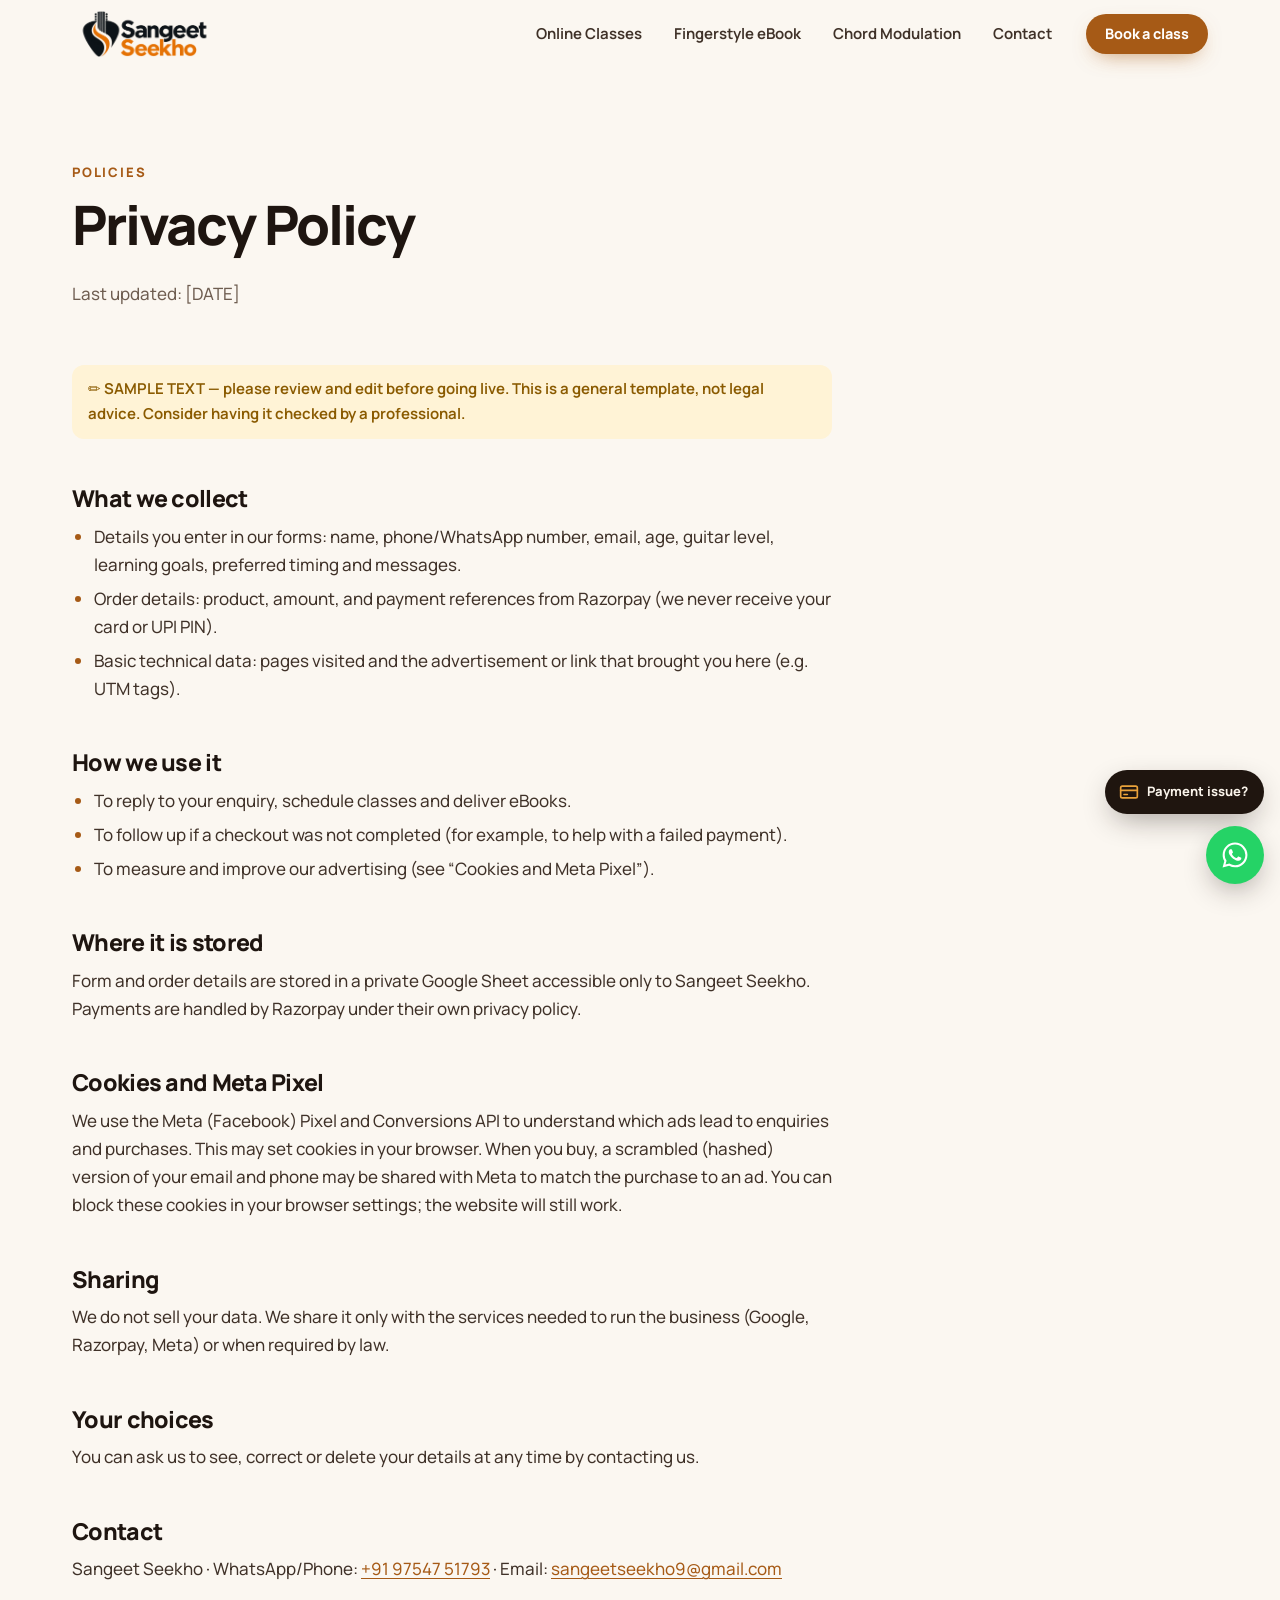
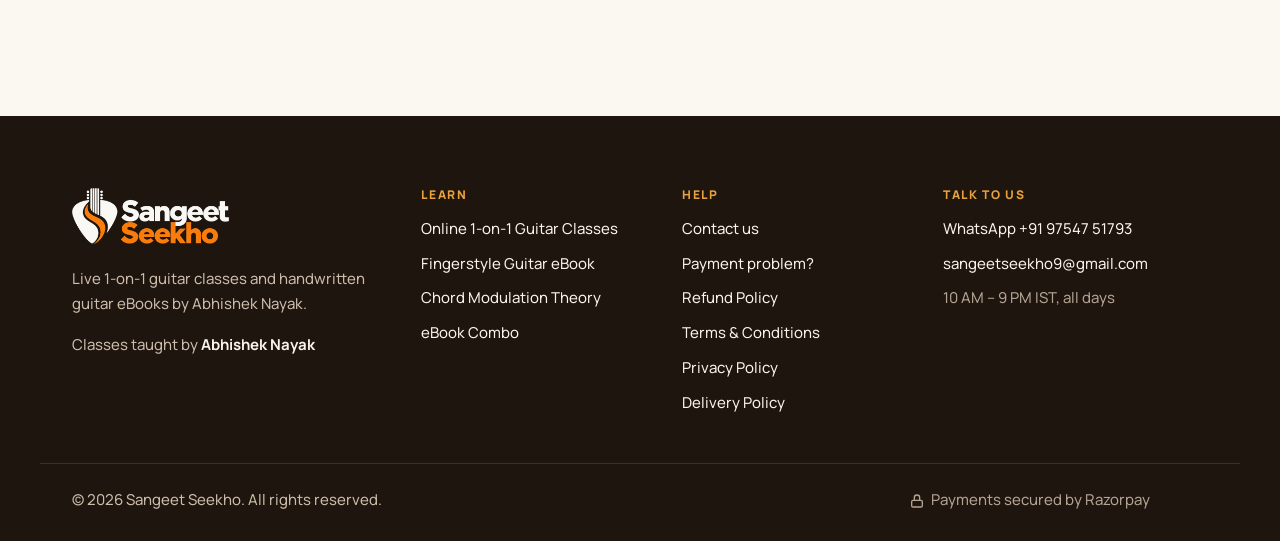
<file: privacy-policy/index.html>
<!doctype html>
<html lang="en-IN">
<head>
  <meta charset="utf-8">
  <meta name="viewport" content="width=device-width, initial-scale=1, viewport-fit=cover">
  <title>Privacy Policy | Sangeet Seekho</title>
  <meta name="description" content="How Sangeet Seekho collects and uses your information.">
  <link rel="canonical" href="https://sangeetseekho.com/privacy-policy/">
  <meta name="theme-color" content="#1F150F">
  <meta property="og:type" content="website">
  <meta property="og:site_name" content="Sangeet Seekho">
  <meta property="og:locale" content="en_IN">
  <meta property="og:url" content="https://sangeetseekho.com/privacy-policy/">
  <meta property="og:title" content="Privacy Policy | Sangeet Seekho">
  <meta property="og:description" content="How Sangeet Seekho collects and uses your information.">
  <meta property="og:image" content="https://sangeetseekho.com/assets/img/og/og-default.jpg">
  <meta name="twitter:card" content="summary_large_image">
  <link rel="icon" href="/favicon.ico" sizes="any">
  <link rel="icon" type="image/png" sizes="48x48" href="/assets/img/brand/favicon-light-48.png" media="(prefers-color-scheme: light)">
  <link rel="icon" type="image/png" sizes="48x48" href="/assets/img/brand/favicon-dark-48.png" media="(prefers-color-scheme: dark)">
  <link rel="apple-touch-icon" href="/assets/img/brand/favicon-dark-180.png">
  <link rel="manifest" href="/site.webmanifest">
  <link rel="preload" href="/assets/fonts/manrope-latin.woff2" as="font" type="font/woff2" crossorigin>
  <link rel="stylesheet" href="/css/base.css">
  <link rel="stylesheet" href="/css/components.css">
  <link rel="stylesheet" href="/css/sections.css">
  <script type="module" src="/js/pages/basic.js"></script>
</head>
<body>
  <header class="site-header" data-site-header></header>

  <main id="main">
    <section class="page-hero"><div class="container"><p class="eyebrow">Policies</p><h1>Privacy Policy</h1><p class="muted">Last updated: [DATE]</p></div></section>
    <section class="section" style="padding-top:0"><div class="container"><article class="prose">
      <p class="sample-note">✏️ SAMPLE TEXT — please review and edit before going live. This is a general template, not legal advice. Consider having it checked by a professional.</p>

      <h2>What we collect</h2>
      <ul>
        <li>Details you enter in our forms: name, phone/WhatsApp number, email, age, guitar level, learning goals, preferred timing and messages.</li>
        <li>Order details: product, amount, and payment references from Razorpay (we never receive your card or UPI PIN).</li>
        <li>Basic technical data: pages visited and the advertisement or link that brought you here (e.g. UTM tags).</li>
      </ul>
      <h2>How we use it</h2>
      <ul>
        <li>To reply to your enquiry, schedule classes and deliver eBooks.</li>
        <li>To follow up if a checkout was not completed (for example, to help with a failed payment).</li>
        <li>To measure and improve our advertising (see “Cookies and Meta Pixel”).</li>
      </ul>
      <h2>Where it is stored</h2>
      <p>Form and order details are stored in a private Google Sheet accessible only to Sangeet Seekho. Payments are handled by Razorpay under their own privacy policy.</p>
      <h2>Cookies and Meta Pixel</h2>
      <p>We use the Meta (Facebook) Pixel and Conversions API to understand which ads lead to enquiries and purchases. This may set cookies in your browser. When you buy, a scrambled (hashed) version of your email and phone may be shared with Meta to match the purchase to an ad. You can block these cookies in your browser settings; the website will still work.</p>
      <h2>Sharing</h2>
      <p>We do not sell your data. We share it only with the services needed to run the business (Google, Razorpay, Meta) or when required by law.</p>
      <h2>Your choices</h2>
      <p>You can ask us to see, correct or delete your details at any time by contacting us.</p>
      <h2>Contact</h2>
      <p>Sangeet Seekho · WhatsApp/Phone: <a href="https://wa.me/919754751793">+91 97547 51793</a> · Email: <a href="mailto:sangeetseekho9@gmail.com">sangeetseekho9@gmail.com</a></p>
    </article></div></section>
  </main>

  <footer class="site-footer" data-site-footer></footer>
</body>
</html>
</file>
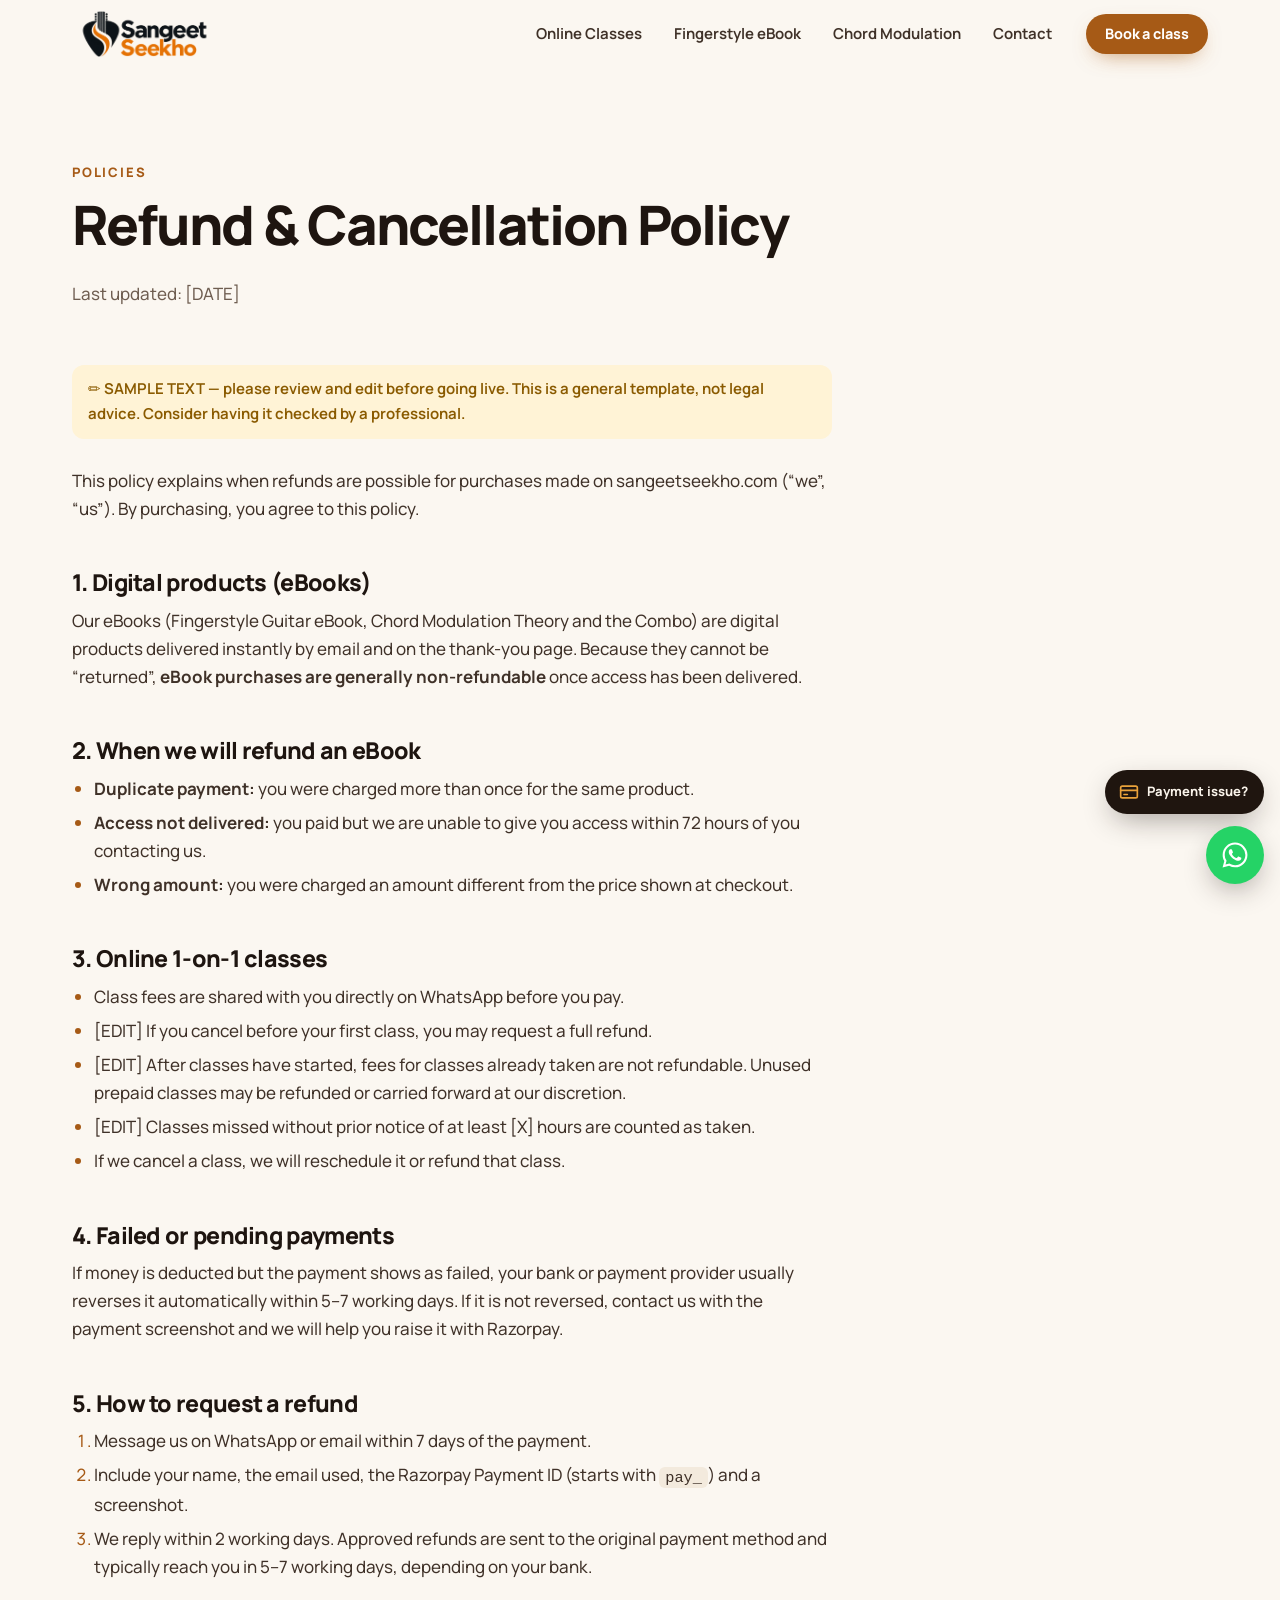
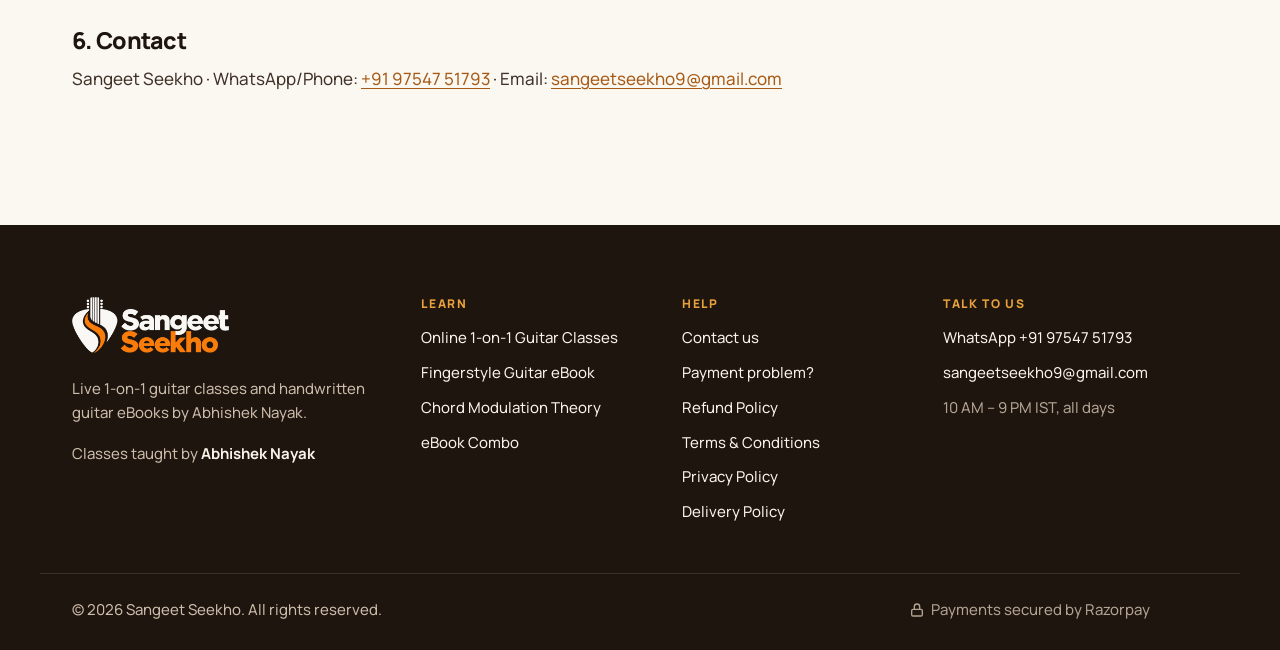
<file: refund-policy/index.html>
<!doctype html>
<html lang="en-IN">
<head>
  <meta charset="utf-8">
  <meta name="viewport" content="width=device-width, initial-scale=1, viewport-fit=cover">
  <title>Refund Policy | Sangeet Seekho</title>
  <meta name="description" content="Refund and cancellation policy for Sangeet Seekho eBooks and online guitar classes.">
  <link rel="canonical" href="https://sangeetseekho.com/refund-policy/">
  <meta name="theme-color" content="#1F150F">
  <meta property="og:type" content="website">
  <meta property="og:site_name" content="Sangeet Seekho">
  <meta property="og:locale" content="en_IN">
  <meta property="og:url" content="https://sangeetseekho.com/refund-policy/">
  <meta property="og:title" content="Refund Policy | Sangeet Seekho">
  <meta property="og:description" content="Refund and cancellation policy for Sangeet Seekho eBooks and online guitar classes.">
  <meta property="og:image" content="https://sangeetseekho.com/assets/img/og/og-default.jpg">
  <meta name="twitter:card" content="summary_large_image">
  <link rel="icon" href="/favicon.ico" sizes="any">
  <link rel="icon" type="image/png" sizes="48x48" href="/assets/img/brand/favicon-light-48.png" media="(prefers-color-scheme: light)">
  <link rel="icon" type="image/png" sizes="48x48" href="/assets/img/brand/favicon-dark-48.png" media="(prefers-color-scheme: dark)">
  <link rel="apple-touch-icon" href="/assets/img/brand/favicon-dark-180.png">
  <link rel="manifest" href="/site.webmanifest">
  <link rel="preload" href="/assets/fonts/manrope-latin.woff2" as="font" type="font/woff2" crossorigin>
  <link rel="stylesheet" href="/css/base.css">
  <link rel="stylesheet" href="/css/components.css">
  <link rel="stylesheet" href="/css/sections.css">
  <script type="module" src="/js/pages/basic.js"></script>
</head>
<body>
  <header class="site-header" data-site-header></header>

  <main id="main">
    <section class="page-hero"><div class="container"><p class="eyebrow">Policies</p><h1>Refund &amp; Cancellation Policy</h1><p class="muted">Last updated: [DATE]</p></div></section>
    <section class="section" style="padding-top:0"><div class="container"><article class="prose">
      <p class="sample-note">✏️ SAMPLE TEXT — please review and edit before going live. This is a general template, not legal advice. Consider having it checked by a professional.</p>

      <p>This policy explains when refunds are possible for purchases made on sangeetseekho.com (“we”, “us”). By purchasing, you agree to this policy.</p>
      <h2>1. Digital products (eBooks)</h2>
      <p>Our eBooks (Fingerstyle Guitar eBook, Chord Modulation Theory and the Combo) are digital products delivered instantly by email and on the thank-you page. Because they cannot be “returned”, <strong>eBook purchases are generally non-refundable</strong> once access has been delivered.</p>
      <h2>2. When we will refund an eBook</h2>
      <ul>
        <li><strong>Duplicate payment:</strong> you were charged more than once for the same product.</li>
        <li><strong>Access not delivered:</strong> you paid but we are unable to give you access within 72 hours of you contacting us.</li>
        <li><strong>Wrong amount:</strong> you were charged an amount different from the price shown at checkout.</li>
      </ul>
      <h2>3. Online 1-on-1 classes</h2>
      <ul>
        <li>Class fees are shared with you directly on WhatsApp before you pay.</li>
        <li>[EDIT] If you cancel before your first class, you may request a full refund.</li>
        <li>[EDIT] After classes have started, fees for classes already taken are not refundable. Unused prepaid classes may be refunded or carried forward at our discretion.</li>
        <li>[EDIT] Classes missed without prior notice of at least [X] hours are counted as taken.</li>
        <li>If we cancel a class, we will reschedule it or refund that class.</li>
      </ul>
      <h2>4. Failed or pending payments</h2>
      <p>If money is deducted but the payment shows as failed, your bank or payment provider usually reverses it automatically within 5–7 working days. If it is not reversed, contact us with the payment screenshot and we will help you raise it with Razorpay.</p>
      <h2>5. How to request a refund</h2>
      <ol>
        <li>Message us on WhatsApp or email within 7 days of the payment.</li>
        <li>Include your name, the email used, the Razorpay Payment ID (starts with <code>pay_</code>) and a screenshot.</li>
        <li>We reply within 2 working days. Approved refunds are sent to the original payment method and typically reach you in 5–7 working days, depending on your bank.</li>
      </ol>
      <h2>6. Contact</h2>
      <p>Sangeet Seekho · WhatsApp/Phone: <a href="https://wa.me/919754751793">+91 97547 51793</a> · Email: <a href="mailto:sangeetseekho9@gmail.com">sangeetseekho9@gmail.com</a></p>
    </article></div></section>
  </main>

  <footer class="site-footer" data-site-footer></footer>
</body>
</html>
</file>
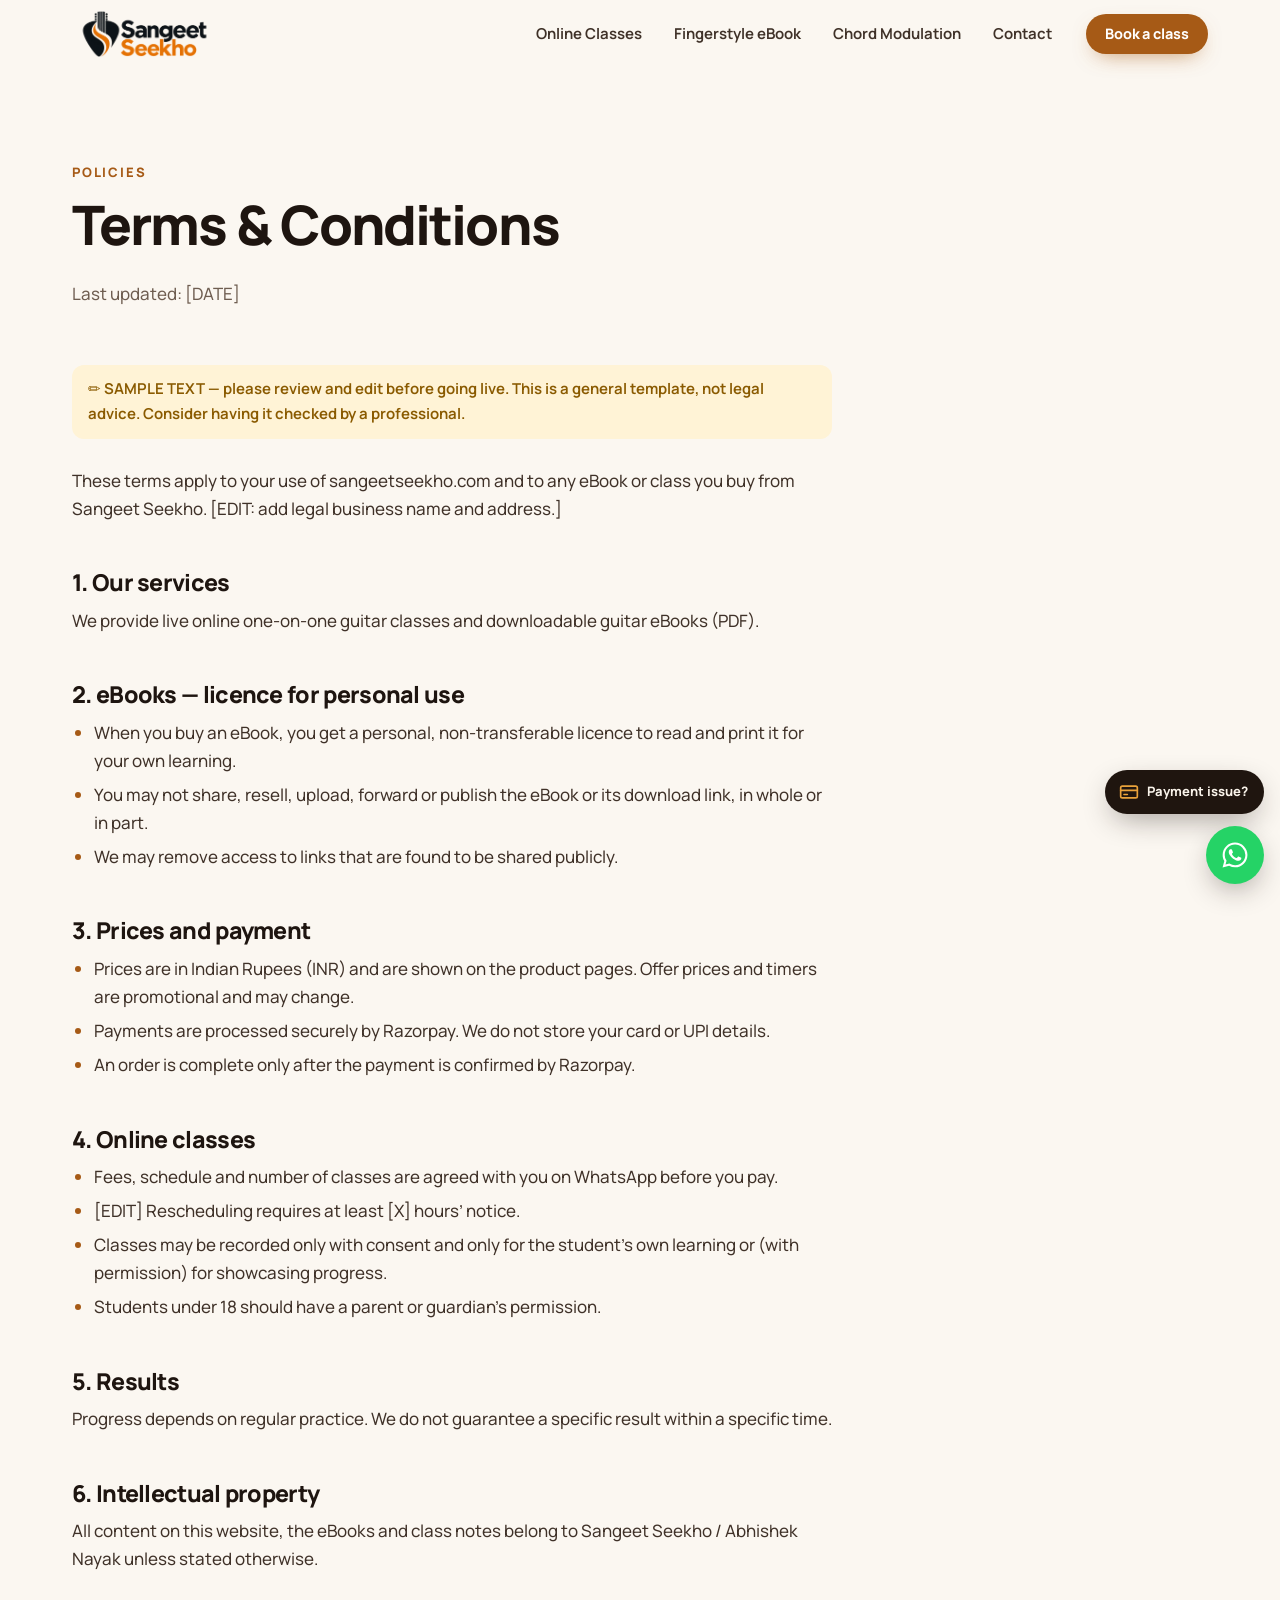
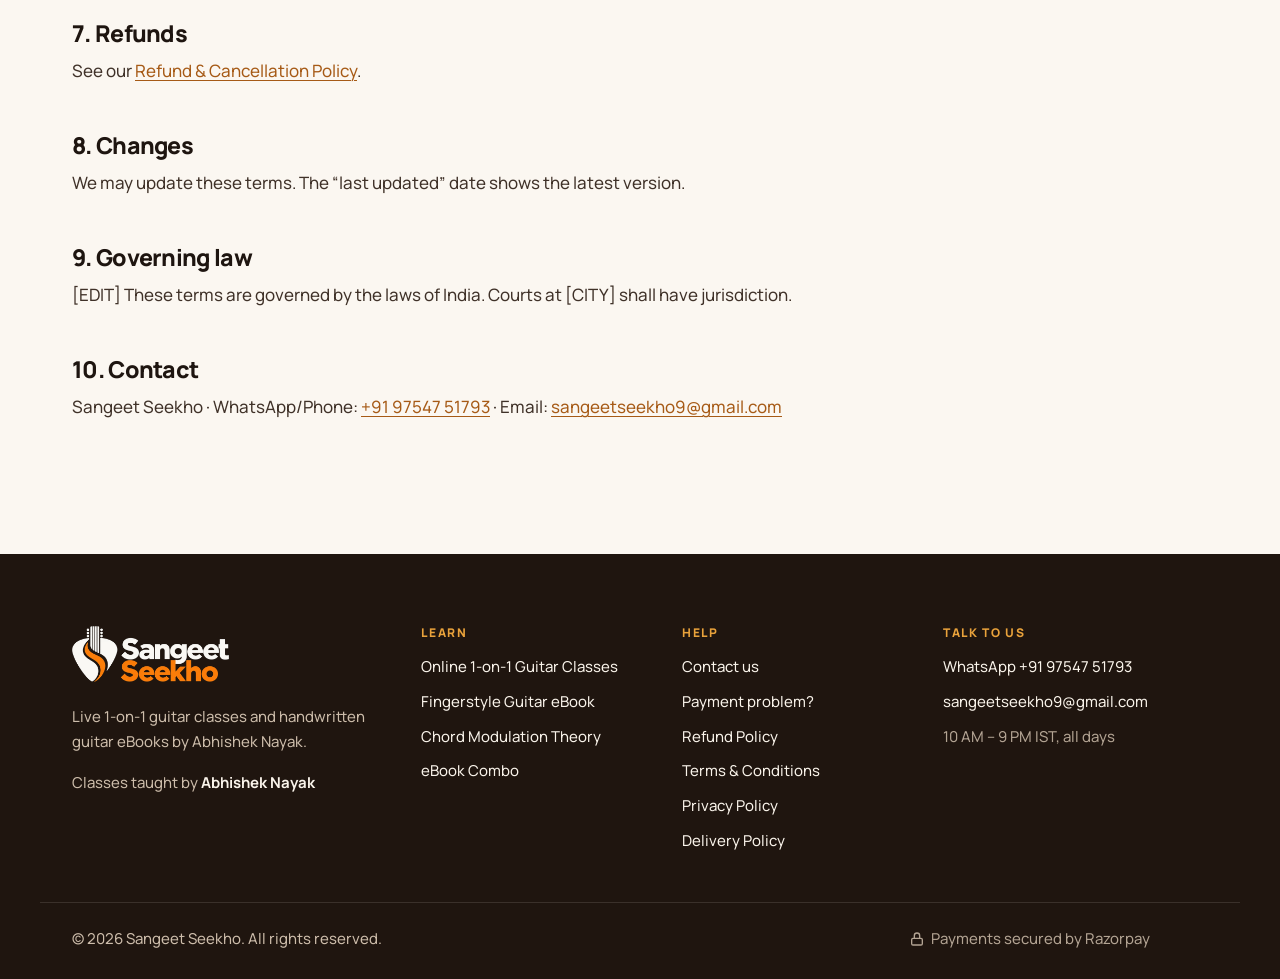
<file: terms/index.html>
<!doctype html>
<html lang="en-IN">
<head>
  <meta charset="utf-8">
  <meta name="viewport" content="width=device-width, initial-scale=1, viewport-fit=cover">
  <title>Terms &amp; Conditions | Sangeet Seekho</title>
  <meta name="description" content="Terms and conditions for using sangeetseekho.com, buying eBooks and joining online guitar classes.">
  <link rel="canonical" href="https://sangeetseekho.com/terms/">
  <meta name="theme-color" content="#1F150F">
  <meta property="og:type" content="website">
  <meta property="og:site_name" content="Sangeet Seekho">
  <meta property="og:locale" content="en_IN">
  <meta property="og:url" content="https://sangeetseekho.com/terms/">
  <meta property="og:title" content="Terms &amp; Conditions | Sangeet Seekho">
  <meta property="og:description" content="Terms and conditions for using sangeetseekho.com, buying eBooks and joining online guitar classes.">
  <meta property="og:image" content="https://sangeetseekho.com/assets/img/og/og-default.jpg">
  <meta name="twitter:card" content="summary_large_image">
  <link rel="icon" href="/favicon.ico" sizes="any">
  <link rel="icon" type="image/png" sizes="48x48" href="/assets/img/brand/favicon-light-48.png" media="(prefers-color-scheme: light)">
  <link rel="icon" type="image/png" sizes="48x48" href="/assets/img/brand/favicon-dark-48.png" media="(prefers-color-scheme: dark)">
  <link rel="apple-touch-icon" href="/assets/img/brand/favicon-dark-180.png">
  <link rel="manifest" href="/site.webmanifest">
  <link rel="preload" href="/assets/fonts/manrope-latin.woff2" as="font" type="font/woff2" crossorigin>
  <link rel="stylesheet" href="/css/base.css">
  <link rel="stylesheet" href="/css/components.css">
  <link rel="stylesheet" href="/css/sections.css">
  <script type="module" src="/js/pages/basic.js"></script>
</head>
<body>
  <header class="site-header" data-site-header></header>

  <main id="main">
    <section class="page-hero"><div class="container"><p class="eyebrow">Policies</p><h1>Terms &amp; Conditions</h1><p class="muted">Last updated: [DATE]</p></div></section>
    <section class="section" style="padding-top:0"><div class="container"><article class="prose">
      <p class="sample-note">✏️ SAMPLE TEXT — please review and edit before going live. This is a general template, not legal advice. Consider having it checked by a professional.</p>

      <p>These terms apply to your use of sangeetseekho.com and to any eBook or class you buy from Sangeet Seekho. [EDIT: add legal business name and address.]</p>
      <h2>1. Our services</h2>
      <p>We provide live online one-on-one guitar classes and downloadable guitar eBooks (PDF).</p>
      <h2>2. eBooks — licence for personal use</h2>
      <ul>
        <li>When you buy an eBook, you get a personal, non-transferable licence to read and print it for your own learning.</li>
        <li>You may not share, resell, upload, forward or publish the eBook or its download link, in whole or in part.</li>
        <li>We may remove access to links that are found to be shared publicly.</li>
      </ul>
      <h2>3. Prices and payment</h2>
      <ul>
        <li>Prices are in Indian Rupees (INR) and are shown on the product pages. Offer prices and timers are promotional and may change.</li>
        <li>Payments are processed securely by Razorpay. We do not store your card or UPI details.</li>
        <li>An order is complete only after the payment is confirmed by Razorpay.</li>
      </ul>
      <h2>4. Online classes</h2>
      <ul>
        <li>Fees, schedule and number of classes are agreed with you on WhatsApp before you pay.</li>
        <li>[EDIT] Rescheduling requires at least [X] hours’ notice.</li>
        <li>Classes may be recorded only with consent and only for the student’s own learning or (with permission) for showcasing progress.</li>
        <li>Students under 18 should have a parent or guardian’s permission.</li>
      </ul>
      <h2>5. Results</h2>
      <p>Progress depends on regular practice. We do not guarantee a specific result within a specific time.</p>
      <h2>6. Intellectual property</h2>
      <p>All content on this website, the eBooks and class notes belong to Sangeet Seekho / Abhishek Nayak unless stated otherwise.</p>
      <h2>7. Refunds</h2>
      <p>See our <a href="/refund-policy/">Refund &amp; Cancellation Policy</a>.</p>
      <h2>8. Changes</h2>
      <p>We may update these terms. The “last updated” date shows the latest version.</p>
      <h2>9. Governing law</h2>
      <p>[EDIT] These terms are governed by the laws of India. Courts at [CITY] shall have jurisdiction.</p>
      <h2>10. Contact</h2>
      <p>Sangeet Seekho · WhatsApp/Phone: <a href="https://wa.me/919754751793">+91 97547 51793</a> · Email: <a href="mailto:sangeetseekho9@gmail.com">sangeetseekho9@gmail.com</a></p>
    </article></div></section>
  </main>

  <footer class="site-footer" data-site-footer></footer>
</body>
</html>
</file>
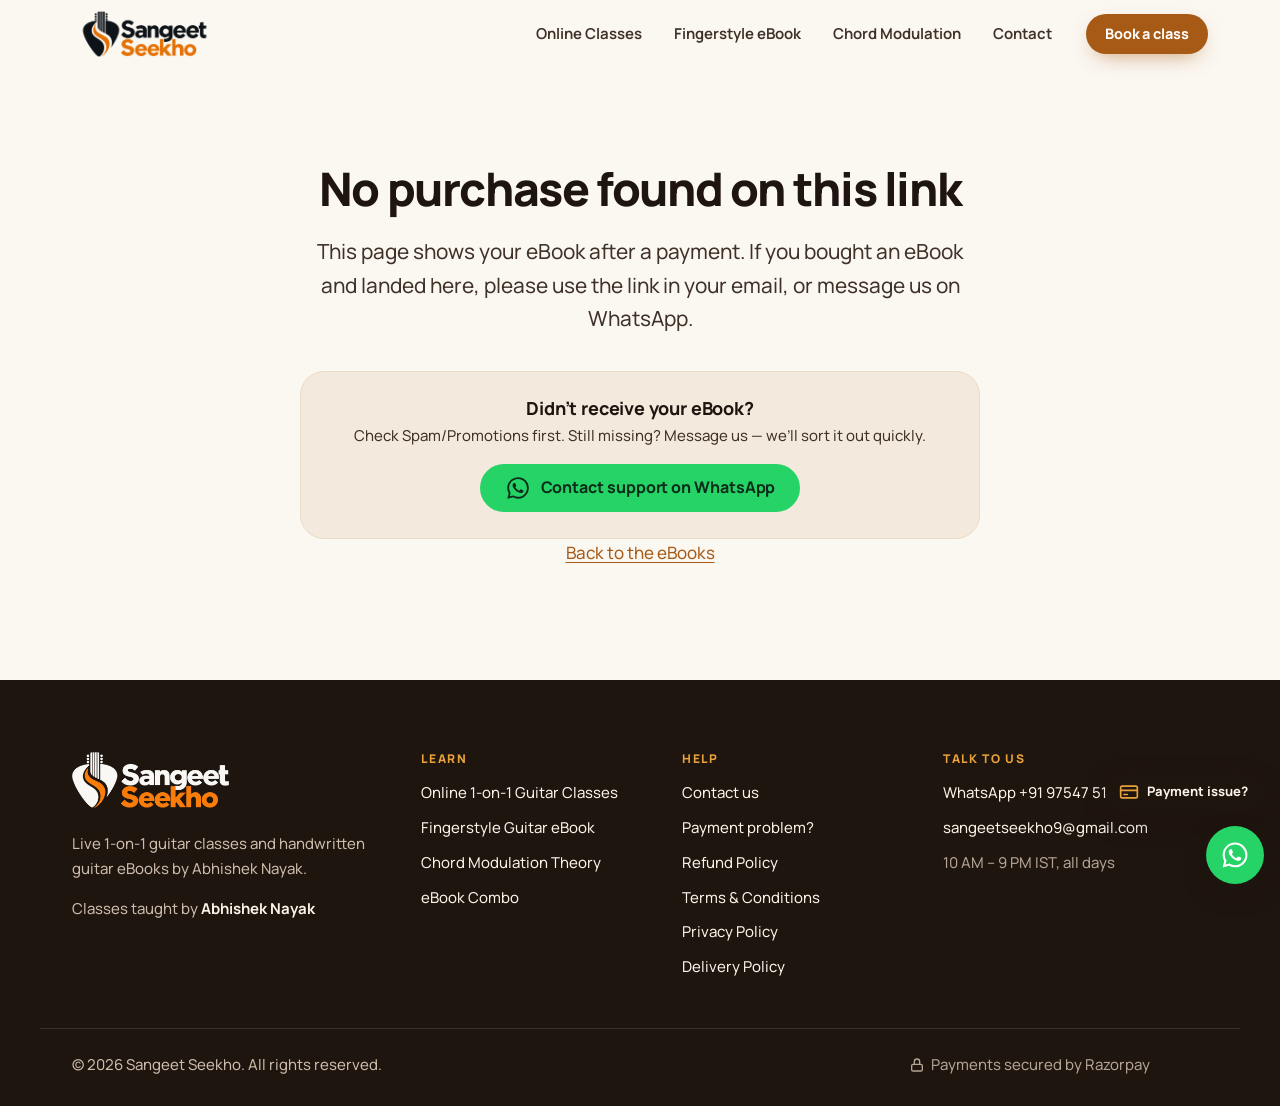
<file: thank-you/index.html>
<!doctype html>
<html lang="en-IN">
<head>
  <meta charset="utf-8">
  <meta name="viewport" content="width=device-width, initial-scale=1, viewport-fit=cover">
  <title>Thank You — Your eBook Access | Sangeet Seekho</title>
  <meta name="description" content="Your Sangeet Seekho eBook access page.">
  <meta name="robots" content="noindex, nofollow">
  <link rel="canonical" href="https://sangeetseekho.com/thank-you/">
  <meta name="theme-color" content="#1F150F">
  <meta property="og:type" content="website">
  <meta property="og:site_name" content="Sangeet Seekho">
  <meta property="og:locale" content="en_IN">
  <meta property="og:url" content="https://sangeetseekho.com/thank-you/">
  <meta property="og:title" content="Thank You — Your eBook Access | Sangeet Seekho">
  <meta property="og:description" content="Your Sangeet Seekho eBook access page.">
  <meta property="og:image" content="https://sangeetseekho.com/assets/img/og/og-default.jpg">
  <meta name="twitter:card" content="summary_large_image">
  <link rel="icon" href="/favicon.ico" sizes="any">
  <link rel="icon" type="image/png" sizes="48x48" href="/assets/img/brand/favicon-light-48.png" media="(prefers-color-scheme: light)">
  <link rel="icon" type="image/png" sizes="48x48" href="/assets/img/brand/favicon-dark-48.png" media="(prefers-color-scheme: dark)">
  <link rel="apple-touch-icon" href="/assets/img/brand/favicon-dark-180.png">
  <link rel="manifest" href="/site.webmanifest">
  <link rel="preload" href="/assets/fonts/manrope-latin.woff2" as="font" type="font/woff2" crossorigin>
  <link rel="stylesheet" href="/css/base.css">
  <link rel="stylesheet" href="/css/components.css">
  <link rel="stylesheet" href="/css/sections.css">
  <script type="module" src="/js/pages/thank-you.js"></script>
</head>
<body class="page-thankyou">
  <header class="site-header" data-site-header></header>

  <main id="main">
    <div class="container">
      <section class="access" data-access tabindex="-1" aria-live="polite">
        <div class="ty-badge ty-badge--wait" aria-hidden="true"><span class="spinner spinner--lg"></span></div>
        <h1 class="h3">Loading your access…</h1>
        <noscript><p>Please enable JavaScript to see your access, or check your email. Need help? WhatsApp +91 97547 51793.</p></noscript>
      </section>
    </div>
  </main>

  <footer class="site-footer" data-site-footer></footer>
</body>
</html>
</file>
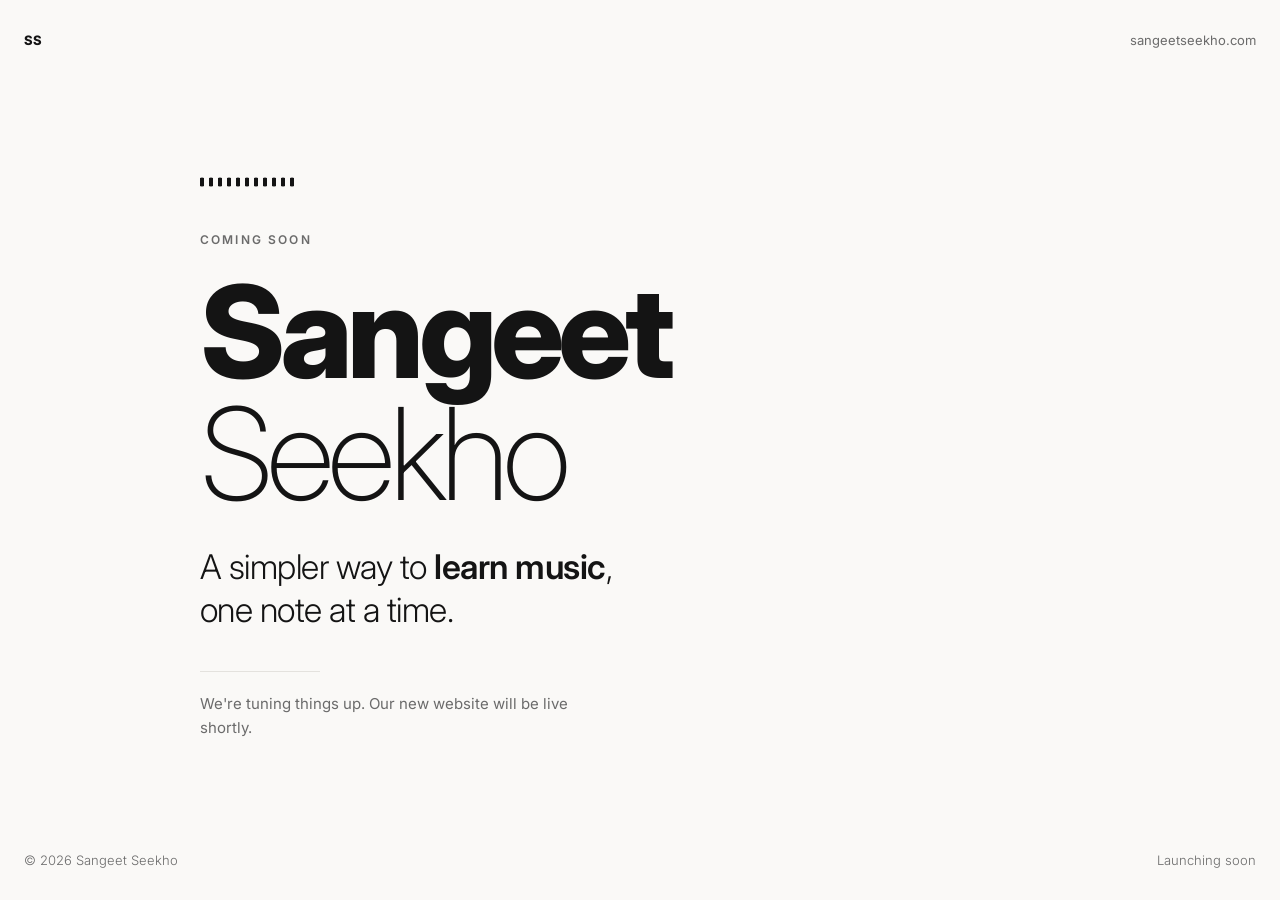
<file: index_12.html>
<!doctype html>
<html lang="en">
<head>
  <meta charset="utf-8">
  <meta name="viewport" content="width=device-width, initial-scale=1">
  <title>Sangeet Seekho — Coming Soon</title>
  <meta name="description" content="Sangeet Seekho — learn music. Our website is coming soon.">
  <link rel="preconnect" href="https://fonts.googleapis.com">
  <link rel="preconnect" href="https://fonts.gstatic.com" crossorigin>
  <link href="https://fonts.googleapis.com/css2?family=Inter:wght@200;300;400;600;800&display=swap" rel="stylesheet">
  <style>
    :root {
      --bg: #faf9f7;
      --fg: #141414;
      --muted: #6b6b6b;
      --line: #e4e2de;
    }
    @media (prefers-color-scheme: dark) {
      :root {
        --bg: #111111;
        --fg: #f2f2f0;
        --muted: #9a9a96;
        --line: #2a2a2a;
      }
    }
    * { margin: 0; padding: 0; box-sizing: border-box; }
    body {
      font-family: "Inter", system-ui, -apple-system, "Segoe UI", Roboto, Helvetica, Arial, sans-serif;
      background: var(--bg);
      color: var(--fg);
      display: flex;
      flex-direction: column;
      min-height: 100vh;
      padding: 32px 24px;
      -webkit-font-smoothing: antialiased;
    }
    header, footer {
      display: flex;
      justify-content: space-between;
      gap: 16px;
      font-size: 13px;
      color: var(--muted);
    }
    header .mark { font-weight: 800; color: var(--fg); letter-spacing: -0.01em; }
    header .domain { font-weight: 400; }

    main {
      flex: 1;
      display: flex;
      flex-direction: column;
      justify-content: center;
      max-width: 880px;
      width: 100%;
      margin: 0 auto;
      padding: 48px 0;
    }
    .label {
      font-weight: 600;
      font-size: 12px;
      letter-spacing: 0.18em;
      text-transform: uppercase;
      color: var(--muted);
      margin-bottom: 24px;
    }
    h1 {
      font-weight: 800;
      font-size: clamp(52px, 12vw, 128px);
      line-height: 0.95;
      letter-spacing: -0.045em;
    }
    h1 span { display: block; font-weight: 200; }
    .tagline {
      font-weight: 300;
      font-size: clamp(22px, 3.6vw, 34px);
      line-height: 1.25;
      letter-spacing: -0.015em;
      margin-top: 32px;
      max-width: 22ch;
    }
    .tagline strong { font-weight: 600; }
    .rule {
      height: 1px;
      width: 120px;
      background: var(--line);
      margin: 40px 0 20px;
    }
    .note {
      font-weight: 400;
      font-size: 15px;
      line-height: 1.6;
      color: var(--muted);
      max-width: 44ch;
    }
    footer { font-weight: 300; }

    /* Sound wave loader */
    .wave {
      display: flex;
      align-items: center;
      gap: 5px;
      height: 44px;
      margin-bottom: 28px;
    }
    .wave span {
      width: 4px;
      height: 100%;
      border-radius: 2px;
      background: var(--fg);
      transform: scaleY(0.2);
      animation: wave 1.2s ease-in-out infinite;
    }
    .wave span:nth-child(1)  { animation-delay: -1.10s; }
    .wave span:nth-child(2)  { animation-delay: -0.95s; }
    .wave span:nth-child(3)  { animation-delay: -0.80s; }
    .wave span:nth-child(4)  { animation-delay: -0.65s; }
    .wave span:nth-child(5)  { animation-delay: -0.50s; }
    .wave span:nth-child(6)  { animation-delay: -0.35s; }
    .wave span:nth-child(7)  { animation-delay: -0.20s; }
    .wave span:nth-child(8)  { animation-delay: -0.05s; }
    .wave span:nth-child(9)  { animation-delay: -0.90s; }
    .wave span:nth-child(10) { animation-delay: -0.60s; }
    .wave span:nth-child(11) { animation-delay: -0.30s; }
    @keyframes wave {
      0%, 100% { transform: scaleY(0.2); opacity: 0.35; }
      50%      { transform: scaleY(1);   opacity: 1; }
    }
    @media (prefers-reduced-motion: reduce) {
      .wave span { animation: none; transform: scaleY(0.5); opacity: 0.6; }
    }
  </style>
</head>
<body>
  <header>
    <span class="mark">SS</span>
    <span class="domain">sangeetseekho.com</span>
  </header>

  <main>
    <div class="wave" aria-hidden="true">
      <span></span><span></span><span></span><span></span><span></span><span></span>
      <span></span><span></span><span></span><span></span><span></span>
    </div>
    <p class="label">Coming soon</p>
    <h1>Sangeet <span>Seekho</span></h1>
    <p class="tagline">A simpler way to <strong>learn music</strong>, one note at a time.</p>
    <div class="rule"></div>
    <p class="note">We're tuning things up. Our new website will be live shortly.</p>
  </main>

  <footer>
    <span>&copy; <span id="y">2026</span> Sangeet Seekho</span>
    <span>Launching soon</span>
  </footer>

  <script>document.getElementById('y').textContent = new Date().getFullYear();</script>
</body>
</html>
</file>
<file: css/base.css>
/* =========================================================
   SANGEET SEEKHO — DESIGN TOKENS + BASE
   Change brand colours here and the whole site follows.
   ========================================================= */
/* Manrope (self-hosted, SIL Open Font License) — variable weight 200–800 */
@font-face { font-family: 'Manrope'; font-style: normal; font-weight: 200 800; font-display: swap; src: url('/assets/fonts/manrope-latin.woff2') format('woff2'); unicode-range: U+0000-00FF, U+0131, U+0152-0153, U+02BB-02BC, U+02C6, U+02DA, U+02DC, U+0304, U+0308, U+0329, U+2000-206F, U+20AC, U+2122, U+2191, U+2193, U+2212, U+2215, U+FEFF, U+FFFD; }
@font-face { font-family: 'Manrope'; font-style: normal; font-weight: 200 800; font-display: swap; src: url('/assets/fonts/manrope-latin-ext.woff2') format('woff2'); unicode-range: U+0100-02BA, U+02BD-02C5, U+02C7-02CC, U+02CE-02D7, U+02DD-02FF, U+0304, U+0308, U+0329, U+1D00-1DBF, U+1E00-1E9F, U+1EF2-1EFF, U+2020, U+20A0-20AB, U+20AD-20C0, U+2113, U+2C60-2C7F, U+A720-A7FF; }

:root {
  /* Colour */
  --bg: #FBF7F1;            /* warm paper */
  --surface: #FFFFFF;
  --sand: #F3EADD;          /* alternate section */
  --sand-2: #EADCC8;
  --line: #E6DACA;
  --ink: #1E1510;           /* headings */
  --ink-2: #3F3128;         /* body */
  --muted: #6E5D50;
  --espresso: #1F150F;      /* dark sections */
  --espresso-2: #2C1F17;
  --on-dark: #FAF4EB;
  --on-dark-muted: #CDBDAB;
  --brand: #A65A16;         /* copper — buttons, links (AA on white) */
  --brand-hover: #8E4C12;
  --brand-soft: #F5E5D1;
  --gold: #E9A23B;          /* accents on dark */
  --success: #1E7A4C;
  --success-soft: #E3F2E9;
  --danger: #B3261E;
  --danger-soft: #FBE9E7;
  --warn: #8A5A00;
  --warn-soft: #FFF3D6;
  --wa: #25D366;
  --wa-ink: #0B2E1A;

  /* Type */
  --font: 'Manrope', system-ui, -apple-system, 'Segoe UI', Roboto, 'Helvetica Neue', Arial, sans-serif;
  --fs-xs: .8125rem;
  --fs-sm: .9375rem;
  --fs-base: 1.0625rem;
  --fs-lg: clamp(1.125rem, 1.05rem + .35vw, 1.3rem);
  --fs-h5: 1.125rem;
  --fs-h4: clamp(1.25rem, 1.15rem + .5vw, 1.5rem);
  --fs-h3: clamp(1.4rem, 1.2rem + .9vw, 1.9rem);
  --fs-h2: clamp(1.85rem, 1.45rem + 1.8vw, 2.9rem);
  --fs-h1: clamp(2.3rem, 1.6rem + 3.2vw, 4.25rem);

  /* Space & shape */
  --gutter: clamp(16px, 4vw, 32px);
  --section: clamp(64px, 9vw, 120px);
  --radius-sm: 10px;
  --radius: 16px;
  --radius-lg: 24px;
  --shadow-sm: 0 1px 2px rgba(31, 21, 15, .06), 0 2px 8px rgba(31, 21, 15, .05);
  --shadow: 0 2px 6px rgba(31, 21, 15, .06), 0 16px 40px -12px rgba(31, 21, 15, .18);
  --shadow-lg: 0 30px 80px -20px rgba(31, 21, 15, .35);
  --ease: cubic-bezier(.2, .7, .2, 1);
  --header-h: 68px;
  --float-bottom: 16px;
}

*, *::before, *::after { box-sizing: border-box; }
html { -webkit-text-size-adjust: 100%; text-size-adjust: 100%; scroll-behavior: smooth; scroll-padding-top: calc(var(--header-h) + 12px); }
@media (prefers-reduced-motion: reduce) { html { scroll-behavior: auto; } *, *::before, *::after { animation-duration: .01ms !important; transition-duration: .01ms !important; } }
html.dialog-open { overflow: hidden; }
body {
  margin: 0; background: var(--bg); color: var(--ink-2);
  font-family: var(--font); font-size: var(--fs-base); line-height: 1.65; font-weight: 450;
  -webkit-font-smoothing: antialiased; -moz-osx-font-smoothing: grayscale; text-rendering: optimizeLegibility;
  overflow-x: hidden;
}
img, video, svg, picture { display: block; max-width: 100%; }
img { height: auto; }
a { color: var(--brand); text-underline-offset: 3px; text-decoration-thickness: 1px; }
a:hover { color: var(--brand-hover); }
button, input, select, textarea { font: inherit; color: inherit; }
button { cursor: pointer; }
p { margin: 0 0 1em; }
ul, ol { margin: 0; padding: 0; }
h1, h2, h3, h4, h5 { color: var(--ink); margin: 0 0 .5em; line-height: 1.12; letter-spacing: -.022em; font-weight: 800; text-wrap: balance; }
h1, .h1 { font-size: var(--fs-h1); letter-spacing: -.035em; line-height: 1.02; }
h2, .h2 { font-size: var(--fs-h2); letter-spacing: -.03em; }
h3, .h3 { font-size: var(--fs-h3); }
.h4 { font-size: var(--fs-h4); font-weight: 750; }
.h5 { font-size: var(--fs-h5); font-weight: 750; letter-spacing: -.01em; }
.lead { font-size: var(--fs-lg); line-height: 1.6; color: var(--ink-2); max-width: 62ch; }
.muted { color: var(--muted); }
small { font-size: var(--fs-xs); }
code { font-family: ui-monospace, SFMono-Regular, Menlo, monospace; font-size: .9em; background: var(--sand); padding: .1em .4em; border-radius: 6px; }

:focus-visible { outline: 3px solid var(--gold); outline-offset: 3px; border-radius: 6px; }
.visually-hidden { position: absolute !important; width: 1px; height: 1px; padding: 0; margin: -1px; overflow: hidden; clip: rect(0 0 0 0); white-space: nowrap; border: 0; }
.skip-link { position: fixed; left: 12px; top: 10px; transform: translateY(-120vh); background: var(--ink); color: #fff; padding: 10px 16px; border-radius: 10px; z-index: 1000; font-weight: 700; }
.skip-link:focus { transform: none; color: #fff; }

.container { width: 100%; max-width: 1200px; margin-inline: auto; padding-inline: var(--gutter); }
.container--narrow { max-width: 820px; }
.section { padding-block: var(--section); }
.section--sand { background: var(--sand); }
.section--dark { background: var(--espresso); color: var(--on-dark-muted); }
.section--dark h1, .section--dark h2, .section--dark h3, .section--dark h4 { color: var(--on-dark); }
.section--dark .lead { color: var(--on-dark-muted); }
.section--tight { padding-block: clamp(40px, 6vw, 72px); }

.eyebrow { display: inline-flex; align-items: center; gap: 8px; font-size: var(--fs-xs); font-weight: 800; letter-spacing: .14em; text-transform: uppercase; color: var(--brand); margin: 0 0 14px; }
.eyebrow svg { width: 14px; height: 14px; }
.section--dark .eyebrow { color: var(--gold); }
.section-head { max-width: 760px; margin-bottom: clamp(32px, 5vw, 56px); }
.section-head--center { margin-inline: auto; text-align: center; }
.section-head--center .lead { margin-inline: auto; }
.sub-title { font-size: var(--fs-h5); font-weight: 800; margin: 48px 0 20px; }

/* Reveal animation (subtle; disabled for reduced motion) */
.js [data-reveal] { opacity: 0; transform: translateY(18px); transition: opacity .7s var(--ease), transform .7s var(--ease); }
.js [data-reveal].is-in { opacity: 1; transform: none; }

/* Header placeholder keeps layout stable before JS renders */
[data-site-header] { min-height: var(--header-h); }

/* Spam trap (bots fill it, humans never see it) */
.hp-field { position: absolute !important; left: -9999px !important; width: 1px; height: 1px; overflow: hidden; }
</file>
<file: css/components.css>
/* =========================================================
   COMPONENTS — header, buttons, forms, dialogs, floaters, video …
   ========================================================= */

/* ---------- Header ---------- */
.site-header { position: sticky; top: 0; z-index: 50; background: rgba(251, 247, 241, .86); backdrop-filter: saturate(160%) blur(14px); -webkit-backdrop-filter: saturate(160%) blur(14px); border-bottom: 1px solid transparent; transition: border-color .2s, box-shadow .2s; }
.site-header.is-scrolled { border-bottom-color: var(--line); box-shadow: 0 6px 24px -18px rgba(31, 21, 15, .4); }
.header-inner { display: flex; align-items: center; gap: 20px; height: var(--header-h); }
.logo { display: inline-flex; align-items: center; gap: 10px; color: var(--ink); text-decoration: none; font-weight: 600; font-size: 1.12rem; letter-spacing: -.02em; flex-shrink: 0; }
.logo:hover { color: var(--ink); }
.logo b { font-weight: 800; margin-left: .22em; }
.logo-mark { color: var(--brand); flex-shrink: 0; }
.logo--light { color: var(--on-dark); --logo-ink: var(--espresso); }
.logo--light .logo-mark { color: var(--gold); }
.logo--light:hover { color: var(--on-dark); }
.nav { margin-left: auto; }
.nav-list { list-style: none; display: flex; gap: 4px; }
.nav-list a { display: block; padding: 8px 14px; border-radius: 999px; color: var(--ink-2); text-decoration: none; font-weight: 650; font-size: var(--fs-sm); transition: background .15s, color .15s; }
.nav-list a:hover { background: var(--sand); color: var(--ink); }
.nav-list a[aria-current="page"] { color: var(--ink); background: var(--sand); }
.nav-toggle { display: none; background: none; border: 0; padding: 10px; margin-right: -10px; color: var(--ink); border-radius: 10px; }
@media (max-width: 920px) {
  .nav-toggle { display: inline-flex; }
  .header-cta { margin-left: auto; white-space: nowrap; }
  .nav { position: absolute; inset: var(--header-h) 0 auto 0; background: var(--bg); border-bottom: 1px solid var(--line); box-shadow: var(--shadow); padding: 8px var(--gutter) 18px; display: none; }
  .nav-open .nav { display: block; animation: drop .2s var(--ease); }
  .nav-list { flex-direction: column; gap: 2px; }
  .nav-list a { padding: 14px 12px; font-size: 1.05rem; border-radius: 12px; }
}
@media (max-width: 380px) { .header-cta { padding-inline: 12px; font-size: .8125rem; } .logo { font-size: 1rem; } }
@keyframes drop { from { opacity: 0; transform: translateY(-6px); } }

/* ---------- Buttons ---------- */
.btn { --bh: 48px; position: relative; display: inline-flex; align-items: center; justify-content: center; gap: 10px; min-height: var(--bh); padding: 0 24px; border-radius: 999px; border: 1.5px solid transparent; font-weight: 750; font-size: 1rem; letter-spacing: -.005em; text-decoration: none; line-height: 1.2; transition: transform .15s var(--ease), background .15s, box-shadow .15s, border-color .15s, color .15s; -webkit-tap-highlight-color: transparent; overflow: hidden; text-align: center; }
.btn:active { transform: translateY(1px) scale(.99); }
.btn--sm { --bh: 40px; padding: 0 18px; font-size: .9rem; }
.btn--lg { --bh: 58px; padding: 0 30px; font-size: 1.0625rem; }
.btn--block { width: 100%; }
.btn--primary { background: var(--brand); color: #fff; box-shadow: 0 8px 22px -10px rgba(166, 90, 22, .75); }
.btn--primary:hover { background: var(--brand-hover); color: #fff; box-shadow: 0 12px 28px -10px rgba(166, 90, 22, .8); }
.btn--dark { background: var(--ink); color: var(--on-dark); }
.btn--dark:hover { background: #000; color: #fff; }
.btn--ghost { background: transparent; border-color: var(--sand-2); color: var(--ink); }
.btn--ghost:hover { border-color: var(--ink); color: var(--ink); background: rgba(255,255,255,.5); }
.section--dark .btn--ghost, .hero .btn--ghost { color: var(--on-dark); border-color: rgba(250, 244, 235, .3); }
.section--dark .btn--ghost:hover, .hero .btn--ghost:hover { border-color: var(--on-dark); background: rgba(255,255,255,.06); color: #fff; }
.btn--whatsapp { background: var(--wa); color: var(--wa-ink); }
.btn--whatsapp:hover { background: #1fc05b; color: var(--wa-ink); }
.btn svg { flex-shrink: 0; }
.btn[disabled], .btn[aria-disabled="true"] { cursor: default; }
.btn-arrow { transition: transform .2s var(--ease); }
.btn:hover .btn-arrow { transform: translateX(3px); }
.linklike { background: none; border: 0; padding: 0; color: inherit; text-decoration: underline; text-underline-offset: 3px; font: inherit; }

/* 7-second final CTA countdown state */
.btn.is-counting { background: var(--espresso); color: var(--on-dark); box-shadow: none; justify-content: space-between; padding-inline: 22px; }
.btn.is-counting .cd-bar { position: absolute; inset: 0 auto 0 0; width: 0; background: linear-gradient(90deg, var(--brand), #C77A2E); z-index: 0; }
.btn.cd-run .cd-bar { animation: cdfill var(--cd-duration, 7s) linear forwards; }
.btn.is-counting .cd-text, .btn.is-counting .cd-num { position: relative; z-index: 1; }
.btn.is-counting .cd-num { display: inline-grid; place-items: center; width: 34px; height: 34px; border-radius: 50%; background: rgba(255,255,255,.16); font-variant-numeric: tabular-nums; font-weight: 800; }
@keyframes cdfill { to { width: 100%; } }
.cta-cancel { display: block; margin: 10px auto 0; background: none; border: 0; color: var(--muted); font-weight: 650; font-size: var(--fs-sm); text-decoration: underline; text-underline-offset: 3px; padding: 6px 10px; }

/* ---------- Chips / tags / stars ---------- */
.chip-row { display: flex; flex-wrap: wrap; gap: 8px; }
.chip { display: inline-flex; align-items: center; padding: 6px 12px; border-radius: 999px; background: var(--sand); color: var(--ink-2); font-size: var(--fs-xs); font-weight: 700; }
.chip-row--sm .chip { padding: 4px 10px; font-size: .75rem; }
.tag { display: inline-block; margin-left: 8px; padding: 2px 8px; border-radius: 999px; background: var(--ink); color: var(--gold); font-size: .6875rem; font-weight: 800; letter-spacing: .06em; text-transform: uppercase; vertical-align: 2px; }
.stars { display: inline-flex; gap: 2px; color: var(--gold); }
.check-list { list-style: none; display: grid; gap: 12px; margin: 0 0 24px; }
.check-list li { display: flex; gap: 12px; align-items: flex-start; }
.check-list svg { flex-shrink: 0; margin-top: 3px; color: var(--success); background: var(--success-soft); border-radius: 50%; padding: 3px; width: 22px; height: 22px; }
.section--dark .check-list svg { color: var(--gold); background: rgba(233, 162, 59, .14); }

/* ---------- Forms ---------- */
.form { display: grid; gap: 18px; }
.form-row { display: grid; gap: 18px; grid-template-columns: 1fr 1fr; }
@media (max-width: 640px) { .form-row { grid-template-columns: 1fr; } }
.field { display: grid; gap: 7px; }
.field[hidden] { display: none; }
.field label, .field .label { font-weight: 700; font-size: var(--fs-sm); color: var(--ink); }
.field label small { font-weight: 500; color: var(--muted); }
.field input, .field select, .field textarea {
  width: 100%; min-height: 52px; padding: 13px 16px; background: var(--surface); border: 1.5px solid var(--line); border-radius: 12px;
  font-size: 16px; /* ≥16px stops iOS zoom */ color: var(--ink); transition: border-color .15s, box-shadow .15s; -webkit-appearance: none; appearance: none;
}
.field textarea { min-height: 110px; resize: vertical; line-height: 1.5; }
.field select { background-image: url("data:image/svg+xml,%3Csvg xmlns='http://www.w3.org/2000/svg' width='12' height='8' viewBox='0 0 12 8'%3E%3Cpath d='M1 1.5 6 6.5l5-5' fill='none' stroke='%236E5D50' stroke-width='1.8' stroke-linecap='round'/%3E%3C/svg%3E"); background-repeat: no-repeat; background-position: right 16px center; padding-right: 40px; }
.field input:hover, .field select:hover, .field textarea:hover { border-color: var(--sand-2); }
.field input:focus, .field select:focus, .field textarea:focus { outline: none; border-color: var(--brand); box-shadow: 0 0 0 4px rgba(166, 90, 22, .14); }
.field.has-error input, .field.has-error select, .field.has-error textarea { border-color: var(--danger); }
.field-error { margin: 0; color: var(--danger); font-size: var(--fs-xs); font-weight: 650; min-height: 0; }
.field-error:empty { display: none; }
.check { display: flex; gap: 10px; align-items: center; font-size: var(--fs-sm); font-weight: 600; cursor: pointer; }
.check input { width: 20px; height: 20px; accent-color: var(--brand); }
.radio-cards { display: grid; grid-template-columns: 1fr 1fr; gap: 10px; }
.radio-card { position: relative; display: flex; align-items: center; gap: 10px; padding: 14px 16px; border: 1.5px solid var(--line); border-radius: 12px; background: var(--surface); font-weight: 700; cursor: pointer; }
.radio-card input { accent-color: var(--brand); width: 18px; height: 18px; }
.radio-card:has(input:checked) { border-color: var(--brand); background: var(--brand-soft); }
.form-status { margin: 0; padding: 12px 14px; border-radius: 12px; font-size: var(--fs-sm); font-weight: 650; display: flex; gap: 10px; align-items: center; }
.form-status--info { background: var(--sand); color: var(--ink-2); }
.form-status--success { background: var(--success-soft); color: var(--success); }
.form-status--warn { background: var(--warn-soft); color: var(--warn); }
.form-status--error { background: var(--danger-soft); color: var(--danger); }
.form-note { font-size: var(--fs-xs); color: var(--muted); margin: 0; text-align: center; }
.form-done { text-align: center; padding: 24px 8px; }
.form-done:focus { outline: none; }
.form-done .ty-badge { margin-inline: auto; }

/* Spinner */
.spinner { width: 18px; height: 18px; border-radius: 50%; border: 2.5px solid currentColor; border-right-color: transparent; animation: spin .8s linear infinite; display: inline-block; flex-shrink: 0; }
.spinner--lg { width: 40px; height: 40px; border-width: 3.5px; color: var(--brand); }
@keyframes spin { to { transform: rotate(360deg); } }

/* ---------- Dialog / bottom sheet ---------- */
dialog.sheet { border: 0; padding: 0; background: var(--bg); color: var(--ink-2); width: min(520px, calc(100vw - 32px)); max-height: min(92vh, 860px); border-radius: var(--radius-lg); box-shadow: var(--shadow-lg); overflow: hidden; }
dialog.sheet[open] { display: flex; flex-direction: column; animation: pop .25s var(--ease); }
dialog.sheet::backdrop { background: rgba(20, 13, 9, .58); backdrop-filter: blur(3px); }
@keyframes pop { from { opacity: 0; transform: translateY(14px) scale(.98); } }
.sheet-head { display: flex; justify-content: space-between; align-items: flex-start; gap: 16px; padding: 22px 22px 6px; }
.sheet-head .eyebrow { margin-bottom: 6px; }
.sheet-head h2 { margin: 0; }
.sheet-body { padding: 14px 22px 24px; overflow-y: auto; overscroll-behavior: contain; }
.icon-btn { display: inline-grid; place-items: center; width: 42px; height: 42px; flex-shrink: 0; border-radius: 50%; border: 0; background: var(--sand); color: var(--ink); }
.icon-btn:hover { background: var(--sand-2); }
.icon-btn[hidden] { display: none; }
@media (max-width: 600px) {
  dialog.sheet { width: 100vw; max-width: 100vw; margin: auto 0 0; border-radius: 22px 22px 0 0; max-height: 94vh; max-height: 94dvh; }
  dialog.sheet[open] { animation: up .28s var(--ease); }
  .sheet-body { padding-bottom: calc(24px + env(safe-area-inset-bottom)); }
}
@keyframes up { from { transform: translateY(40px); opacity: .4; } }

/* Checkout */
.opts { border: 0; padding: 0; margin: 0 0 4px; }
.opts-list { display: grid; gap: 10px; }
.opt { display: flex; gap: 12px; align-items: flex-start; padding: 14px 16px; border: 1.5px solid var(--line); border-radius: 14px; background: var(--surface); cursor: pointer; transition: border-color .15s, background .15s; }
.opt input { margin-top: 4px; width: 18px; height: 18px; accent-color: var(--brand); flex-shrink: 0; }
.opt:has(input:checked) { border-color: var(--brand); background: var(--brand-soft); }
.opt-body { display: grid; gap: 2px; }
.opt-name { font-weight: 750; color: var(--ink); line-height: 1.3; }
.opt-price { font-size: var(--fs-sm); }
.opt-price b { color: var(--ink); font-size: 1.05rem; }
.opt-price s { color: var(--muted); margin: 0 4px; }
.opt-price em { font-style: normal; color: var(--success); font-weight: 750; }
.ck-form { display: grid; gap: 14px; }
.ck-fine { display: flex; align-items: center; justify-content: center; gap: 6px; font-size: var(--fs-xs); color: var(--muted); margin: 0; text-align: center; flex-wrap: wrap; }
.ck-center { text-align: center; padding: 28px 4px 8px; display: grid; justify-items: center; gap: 4px; }
.ck-center .spinner--lg { margin-bottom: 14px; }
.ck-actions { display: grid; gap: 10px; width: 100%; margin-top: 16px; }
.ck-already { background: var(--warn-soft); color: var(--ink-2); border-radius: 12px; padding: 12px 14px; font-size: var(--fs-sm); margin-bottom: 14px; }
.ck-already p { margin: 0; }

/* Payment help */
.payhelp-note { font-size: var(--fs-sm); background: var(--sand); padding: 12px 14px; border-radius: 12px; }
.payhelp-grid { display: grid; grid-template-columns: 170px 1fr; gap: 18px; align-items: center; margin: 18px 0; }
@media (max-width: 460px) { .payhelp-grid { grid-template-columns: 1fr; justify-items: center; } .payhelp-rows { width: 100%; } }
.payhelp-qr { margin: 0; background: #fff; padding: 10px; border-radius: 16px; border: 1px solid var(--line); text-align: center; }
.payhelp-qr img { width: 150px; height: 150px; object-fit: contain; margin-inline: auto; }
.payhelp-qr figcaption { font-size: .75rem; color: var(--muted); margin-top: 6px; font-weight: 650; }
.payhelp-rows { display: grid; gap: 10px; }
.copy-row { display: grid; grid-template-columns: 1fr auto; grid-template-areas: "label btn" "value btn"; align-items: center; column-gap: 10px; padding: 10px 10px 10px 14px; background: var(--surface); border: 1px solid var(--line); border-radius: 12px; }
.copy-label { grid-area: label; font-size: .72rem; font-weight: 800; letter-spacing: .08em; text-transform: uppercase; color: var(--muted); }
.copy-value { grid-area: value; font-weight: 750; color: var(--ink); word-break: break-all; }
.copy-btn { grid-area: btn; display: inline-flex; align-items: center; gap: 6px; min-height: 40px; padding: 0 14px; border-radius: 999px; border: 1.5px solid var(--line); background: var(--bg); font-weight: 750; font-size: var(--fs-xs); color: var(--ink); }
.copy-btn:hover { border-color: var(--ink); }
.copy-btn.is-copied { background: var(--success-soft); border-color: var(--success); color: var(--success); }
.copy-btn[disabled] { opacity: .45; cursor: not-allowed; }
.payhelp-foot { font-size: var(--fs-xs); color: var(--muted); margin: 12px 0 0; text-align: center; }

/* ---------- Floating buttons ---------- */
.floaters { position: fixed; right: max(16px, env(safe-area-inset-right)); bottom: calc(var(--float-bottom) + env(safe-area-inset-bottom)); z-index: 60; display: flex; flex-direction: column; align-items: flex-end; gap: 12px; transition: bottom .25s var(--ease); }
body.has-buybar { --float-bottom: 92px; }
.floater { display: inline-flex; align-items: center; justify-content: center; gap: 8px; border: 0; box-shadow: 0 10px 30px -8px rgba(31, 21, 15, .45); text-decoration: none; transition: transform .15s var(--ease); }
.floater:hover { transform: translateY(-2px); }
.floater--wa { width: 58px; height: 58px; border-radius: 50%; background: var(--wa); color: #fff; }
.floater--wa svg { width: 30px; height: 30px; }
.floater--pay { height: 44px; padding: 0 16px 0 14px; border-radius: 999px; background: var(--espresso); color: var(--on-dark); font-weight: 750; font-size: var(--fs-xs); }
.floater--pay svg { color: var(--gold); }
@media (max-width: 480px) { .floater-label { font-size: .75rem; } }

/* ---------- Toast ---------- */
.toast-host { position: fixed; left: 50%; transform: translateX(-50%); bottom: calc(24px + env(safe-area-inset-bottom)); z-index: 2000; display: grid; gap: 8px; pointer-events: none; width: max-content; max-width: calc(100vw - 32px); }
.toast { background: var(--ink); color: #fff; padding: 12px 18px; border-radius: 12px; font-weight: 650; font-size: var(--fs-sm); box-shadow: var(--shadow); animation: up .25s var(--ease); }
.toast--success { background: var(--success); }
.toast--error { background: var(--danger); }
.toast.is-leaving { opacity: 0; transition: opacity .3s; }

/* ---------- Video ---------- */
.video { position: relative; width: 100%; border-radius: var(--radius); overflow: hidden; background: #120c08; box-shadow: var(--shadow); }
.video--portrait { aspect-ratio: 9 / 16; }
.video--landscape { aspect-ratio: 16 / 9; }
.video picture, .video .video-poster { width: 100%; height: 100%; }
.video .video-poster { object-fit: cover; }
.video-poster--empty { background: linear-gradient(135deg, var(--espresso), var(--espresso-2)); }
.video video { width: 100%; height: 100%; object-fit: contain; background: #000; }
.video-play { position: absolute; inset: 0; margin: auto; width: 72px; height: 72px; border-radius: 50%; border: 0; display: grid; place-items: center; background: rgba(255, 255, 255, .94); color: var(--brand); box-shadow: 0 10px 30px rgba(0, 0, 0, .35); transition: transform .2s var(--ease); }
.video-play svg { margin-left: 4px; }
.video:hover .video-play { transform: scale(1.06); }
.video-play::after { content: ""; position: absolute; inset: -10px; border-radius: 50%; border: 2px solid rgba(255,255,255,.5); animation: ring 2.2s var(--ease) infinite; }
@keyframes ring { from { transform: scale(.85); opacity: 1; } to { transform: scale(1.25); opacity: 0; } }
.video-error { position: absolute; inset: auto 12px 12px; background: rgba(0,0,0,.7); color: #fff; padding: 10px; border-radius: 10px; font-size: var(--fs-xs); margin: 0; }

/* Horizontal rail (videos) */
.rail { display: grid; grid-auto-flow: column; grid-auto-columns: minmax(220px, 1fr); gap: 18px; overflow-x: auto; scroll-snap-type: x mandatory; padding: 4px var(--gutter) 18px; margin-inline: calc(var(--gutter) * -1); scrollbar-width: thin; }
.rail-item { margin: 0; scroll-snap-align: start; }
.rail-item figcaption { margin-top: 12px; font-size: var(--fs-sm); color: var(--ink); }
.rail-item figcaption small { display: block; color: var(--muted); }
.section--dark .rail-item figcaption { color: var(--on-dark); }
.section--dark .rail-item figcaption small { color: var(--on-dark-muted); }
@media (max-width: 720px) { .rail { grid-auto-columns: 72%; } }
@media (min-width: 1100px) { .rail--4 { grid-auto-columns: 1fr; overflow: visible; margin: 0; padding-inline: 0; } }

/* ---------- FAQ ---------- */
.faq-group + .faq-group { margin-top: 36px; }
.faq-group-title { font-size: .78rem; text-transform: uppercase; letter-spacing: .14em; color: var(--brand); margin-bottom: 8px; font-weight: 800; }
.faq-item { border-bottom: 1px solid var(--line); }
.faq-item summary { list-style: none; display: flex; justify-content: space-between; gap: 18px; align-items: center; padding: 20px 0; font-weight: 750; color: var(--ink); cursor: pointer; font-size: 1.05rem; }
.faq-item summary::-webkit-details-marker { display: none; }
.faq-icon { position: relative; width: 22px; height: 22px; flex-shrink: 0; }
.faq-icon::before, .faq-icon::after { content: ""; position: absolute; left: 50%; top: 50%; width: 14px; height: 2px; background: currentColor; border-radius: 2px; transform: translate(-50%, -50%); transition: transform .2s var(--ease); }
.faq-icon::after { transform: translate(-50%, -50%) rotate(90deg); }
.faq-item[open] .faq-icon::after { transform: translate(-50%, -50%) rotate(0); }
.faq-a { padding: 0 40px 20px 0; color: var(--ink-2); }
.faq-a p { margin: 0; }

/* ---------- Reviews ---------- */
.quote-grid { columns: 3 300px; column-gap: 18px; }
.quote { break-inside: avoid; margin: 0 0 18px; background: var(--surface); border: 1px solid var(--line); border-radius: var(--radius); padding: 24px; }
.quote blockquote { margin: 12px 0 18px; }
.quote blockquote p { margin: 0; color: var(--ink); font-size: 1.02rem; line-height: 1.6; font-weight: 550; }
.quote figcaption { display: flex; gap: 12px; align-items: center; }
.quote figcaption b { display: block; color: var(--ink); line-height: 1.2; }
.quote figcaption small { color: var(--muted); }
.quote-avatar { display: grid; place-items: center; width: 40px; height: 40px; border-radius: 50%; background: var(--brand-soft); color: var(--brand); font-weight: 800; font-size: .85rem; }
.masonry { columns: 3 260px; column-gap: 16px; }
.shot { break-inside: avoid; margin: 0 0 16px; border-radius: 14px; overflow: hidden; box-shadow: var(--shadow-sm); background: #111; }
.shot img { width: 100%; }

/* ---------- Stats ---------- */
.stat-row { display: grid; grid-template-columns: repeat(auto-fit, minmax(130px, 1fr)); gap: 1px; background: var(--line); border: 1px solid var(--line); border-radius: var(--radius); overflow: hidden; margin: 28px 0; }
.stat-row > div { background: var(--surface); padding: 16px 18px; }
.stat-row dt { font-size: 1.45rem; font-weight: 800; color: var(--ink); letter-spacing: -.02em; line-height: 1.1; }
.stat-row dd { margin: 4px 0 0; font-size: var(--fs-xs); color: var(--muted); font-weight: 650; }

/* ---------- Price + offer timer ---------- */
.price { display: flex; align-items: baseline; flex-wrap: wrap; gap: 10px 14px; }
.price-now { font-size: clamp(2.2rem, 1.8rem + 2vw, 3.2rem); font-weight: 800; color: var(--ink); letter-spacing: -.035em; line-height: 1; }
.price-was { font-size: 1.25rem; color: var(--muted); text-decoration: line-through; text-decoration-thickness: 2px; font-weight: 600; }
.price-off { display: inline-flex; padding: 5px 11px; border-radius: 999px; background: var(--success); color: #fff; font-size: var(--fs-xs); font-weight: 800; letter-spacing: .04em; }
.price-save { font-size: var(--fs-sm); color: var(--success); font-weight: 750; margin: 8px 0 0; }
.offer-timer { display: inline-flex; align-items: center; gap: 12px; flex-wrap: wrap; padding: 10px 14px 10px 16px; border-radius: 14px; background: var(--espresso); color: var(--on-dark); }
.offer-timer-label { font-size: var(--fs-xs); font-weight: 750; color: var(--on-dark-muted); text-transform: uppercase; letter-spacing: .08em; }
.offer-timer-clock { display: inline-flex; align-items: center; gap: 4px; font-variant-numeric: tabular-nums; font-weight: 800; font-size: 1.2rem; letter-spacing: .02em; }
.offer-timer-clock span { display: inline-grid; place-items: center; min-width: 40px; padding: 4px 6px; border-radius: 8px; background: rgba(255,255,255,.1); }
.offer-timer.is-urgent .offer-timer-clock span { background: rgba(233, 162, 59, .22); color: var(--gold); }
.offer-timer.is-expired .offer-timer-clock { display: none; }
.offer-timer--light { background: var(--brand-soft); color: var(--ink); }
.offer-timer--light .offer-timer-label { color: var(--brand); }
.offer-timer--light .offer-timer-clock span { background: #fff; color: var(--ink); }

/* Sticky mobile buy bar */
.buybar { position: fixed; left: 0; right: 0; bottom: 0; z-index: 55; background: rgba(255, 255, 255, .96); backdrop-filter: blur(12px); -webkit-backdrop-filter: blur(12px); border-top: 1px solid var(--line); padding: 12px var(--gutter) calc(12px + env(safe-area-inset-bottom)); display: flex; align-items: center; justify-content: space-between; gap: 14px; transform: translateY(110%); transition: transform .3s var(--ease); box-shadow: 0 -10px 30px -18px rgba(31, 21, 15, .4); }
.buybar.is-visible { transform: none; }
.buybar-price { line-height: 1.15; }
.buybar-price b { font-size: 1.3rem; color: var(--ink); font-weight: 800; }
.buybar-price s { color: var(--muted); font-size: var(--fs-sm); margin-left: 6px; }
.buybar-price small { display: block; color: var(--muted); font-weight: 650; }
.buybar .btn { flex-shrink: 0; }
@media (min-width: 900px) { .buybar { display: none; } body.has-buybar { --float-bottom: 16px; } }

/* ---------- Footer ---------- */
.site-footer { background: var(--espresso); color: var(--on-dark-muted); padding: 72px 0 calc(28px + env(safe-area-inset-bottom)); font-size: var(--fs-sm); }
.footer-grid { display: grid; grid-template-columns: 1.4fr 1fr 1fr 1.2fr; gap: 40px; }
@media (max-width: 860px) { .footer-grid { grid-template-columns: 1fr 1fr; } .footer-brand { grid-column: 1 / -1; } }
@media (max-width: 480px) { .footer-grid { grid-template-columns: 1fr; } }
.footer-brand p { max-width: 36ch; margin-top: 16px; }
.footer-teachers strong { color: var(--on-dark); font-weight: 700; }
.footer-h { font-size: .75rem; letter-spacing: .14em; text-transform: uppercase; color: var(--gold); margin-bottom: 16px; }
.footer-links { list-style: none; display: grid; gap: 10px; }
.footer-links a, .footer-links .linklike { color: var(--on-dark); text-decoration: none; }
.footer-links a:hover, .footer-links .linklike:hover { color: var(--gold); text-decoration: underline; }
.footer-social { display: flex; gap: 16px; }
.footer-base { display: flex; justify-content: space-between; flex-wrap: wrap; gap: 12px; border-top: 1px solid rgba(250, 244, 235, .12); margin-top: 48px; padding-top: 24px; padding-right: 90px; }
.footer-base p { margin: 0; display: inline-flex; gap: 6px; align-items: center; }
.site-footer .muted { color: var(--on-dark-muted); opacity: .85; }

.shots-toggle { margin-top: 28px; }
.shots-toggle > summary { display: inline-flex; align-items: center; gap: 8px; cursor: pointer; list-style: none; font-weight: 750; color: var(--ink); padding: 10px 18px; border: 1.5px solid var(--sand-2); border-radius: 999px; background: var(--surface); }
.shots-toggle > summary::-webkit-details-marker { display: none; }
.shots-toggle > summary::after { content: "+"; font-weight: 800; color: var(--brand); }
.shots-toggle[open] > summary::after { content: "–"; }
.shots-toggle .masonry { margin-top: 20px; }
.field input[type="radio"], .field input[type="checkbox"] { width: 18px; height: 18px; min-height: 0; padding: 0; border: 0; box-shadow: none; -webkit-appearance: auto; appearance: auto; accent-color: var(--brand); flex-shrink: 0; }

/* =========================================================
   v2 — FLOATING BOOK, PREVIEW, LIGHTBOX, SLOTS, BUY BAR
   ========================================================= */
.center { text-align: center; }
.small { font-size: var(--fs-sm); }

/* Floating eBook (no background; CSS depth + soft shadow) */
.book { --w: 200px; --d: 16px; position: relative; width: var(--w); aspect-ratio: 720 / 1018; perspective: 1400px; margin-inline: auto; }
.book--lg { --w: clamp(210px, 27vw, 330px); --d: 22px; }
.book--md { --w: 190px; --d: 16px; }
.book--sm { --w: 112px; --d: 10px; }
.book-3d { position: absolute; inset: 0; transform-style: preserve-3d; transform: rotateY(-24deg) rotateX(4deg); animation: book-float 6s ease-in-out infinite; }
.book-cover, .book-back, .book-pages { position: absolute; }
.book-cover { inset: 0; transform: translateZ(calc(var(--d) / 2)); border-radius: 2px 5px 5px 2px; overflow: hidden; box-shadow: 0 1px 0 rgba(255,255,255,.4) inset; }
.book-cover img { width: 100%; height: 100%; object-fit: cover; }
.book-cover::after { content: ""; position: absolute; inset: 0; background: linear-gradient(90deg, rgba(0,0,0,.28) 0, rgba(0,0,0,.06) 3%, rgba(255,255,255,.14) 5%, rgba(255,255,255,0) 12%, rgba(0,0,0,0) 80%, rgba(0,0,0,.08)); pointer-events: none; }
.book-back { inset: 0; transform: translateZ(calc(var(--d) / -2)); background: #2b1d14; border-radius: 2px 5px 5px 2px; }
.book-pages { top: 1.2%; bottom: 1.2%; right: calc(var(--d) / -2); width: var(--d); transform: rotateY(90deg); background: repeating-linear-gradient(90deg, #fbf7ef 0 2px, #e4dccd 2px 3px); }
.book-shadow { position: absolute; left: 6%; right: 2%; bottom: -9%; height: 9%; border-radius: 50%; background: radial-gradient(closest-side, rgba(31, 21, 15, .34), rgba(31, 21, 15, 0)); filter: blur(2px); animation: book-shadow 6s ease-in-out infinite; }
@keyframes book-float { 0%, 100% { transform: rotateY(-24deg) rotateX(4deg) translateY(0); } 50% { transform: rotateY(-20deg) rotateX(3deg) translateY(-10px); } }
@keyframes book-shadow { 0%, 100% { transform: scale(1); opacity: 1; } 50% { transform: scale(.88); opacity: .7; } }
@media (prefers-reduced-motion: reduce) { .book-3d, .book-shadow { animation: none; } }
.book-sticker { position: absolute; right: -14%; bottom: 14%; width: 30%; min-width: 46px; aspect-ratio: 1; border-radius: 50%; background: var(--ink); color: var(--on-dark); display: grid; place-content: center; text-align: center; transform: rotate(-10deg); box-shadow: 0 10px 24px -8px rgba(31,21,15,.55); z-index: 2; line-height: 1; }
.book-sticker b { color: var(--gold); font-size: calc(var(--w) * .085); font-weight: 800; letter-spacing: -.02em; }
.book-sticker span { font-size: calc(var(--w) * .045); font-weight: 800; letter-spacing: .1em; margin-top: 2px; }
.book--sm .book-sticker b { font-size: 13px; } .book--sm .book-sticker span { font-size: 8px; }

/* Free preview rail */
.preview-rail { display: grid; grid-auto-flow: column; grid-auto-columns: minmax(170px, 210px); gap: 20px; overflow-x: auto; scroll-snap-type: x mandatory; padding: 10px var(--gutter) 22px; margin-inline: calc(var(--gutter) * -1); }
.preview-page { scroll-snap-align: start; border: 0; padding: 0; background: none; text-align: left; cursor: zoom-in; }
.preview-page picture { display: block; border-radius: 6px; overflow: hidden; box-shadow: 0 2px 4px rgba(31,21,15,.08), 0 14px 30px -12px rgba(31,21,15,.35); transition: transform .25s var(--ease); }
.preview-page:nth-child(odd) picture { transform: rotate(-1.2deg); } .preview-page:nth-child(even) picture { transform: rotate(1deg); }
.preview-page:hover picture, .preview-page:focus-visible picture { transform: translateY(-4px) rotate(0); }
.preview-label { display: block; margin-top: 12px; font-size: var(--fs-xs); font-weight: 700; color: var(--ink-2); }
.preview-note { font-size: var(--fs-xs); color: var(--muted); margin: 0; }
@media (min-width: 1100px) { .preview-rail { grid-auto-flow: row; grid-template-columns: repeat(5, 1fr); overflow: visible; margin: 0; padding-inline: 0; } }

dialog.lightbox { border: 0; padding: 0; background: transparent; max-width: 100vw; max-height: 100vh; width: 100vw; height: 100dvh; }
dialog.lightbox[open] { display: grid; grid-template-columns: auto 1fr auto; align-items: center; }
dialog.lightbox::backdrop { background: rgba(15, 10, 7, .88); }
.lb-figure { margin: 0; display: grid; justify-items: center; gap: 10px; padding: 56px 8px 16px; }
.lb-figure img { max-height: calc(100dvh - 120px); width: auto; max-width: min(92vw, 760px); border-radius: 6px; background: #fff; }
.lb-figure figcaption { color: var(--on-dark); font-size: var(--fs-sm); font-weight: 650; }
.lb-close { position: fixed; top: 14px; right: 14px; z-index: 2; }
.lb-nav { width: 48px; height: 48px; margin: 0 8px; border-radius: 50%; border: 0; background: rgba(255,255,255,.14); color: #fff; font-size: 30px; line-height: 1; }
.lb-nav:hover { background: rgba(255,255,255,.26); }
@media (max-width: 600px) { .lb-nav { position: fixed; bottom: 18px; } .lb-prev { left: 18px; } .lb-next { right: 18px; } dialog.lightbox[open] { grid-template-columns: 1fr; } }

/* Buy bar: full-width on mobile, floating pill on desktop */
.buybar-thumb { display: none; }
.buybar-price small { display: block; color: var(--muted); font-weight: 650; }
@media (min-width: 900px) {
  .buybar { display: flex; left: 50%; right: auto; bottom: 18px; width: min(560px, calc(100vw - 220px)); padding: 10px 10px 10px 14px; border: 1px solid var(--line); border-radius: 999px; transform: translate(-50%, 140%); box-shadow: 0 18px 40px -16px rgba(31,21,15,.45); }
  .buybar.is-visible { transform: translate(-50%, 0); }
  .buybar-thumb { display: block; flex-shrink: 0; }
  .buybar-thumb img { width: 34px; height: auto; border-radius: 3px; box-shadow: 0 2px 6px rgba(0,0,0,.2); }
  .buybar-price { flex: 1; }
  body.has-buybar { --float-bottom: 16px; }
}

/* Slot chips (timing section) + slot picker (form) */
.slot-groups { display: grid; gap: 22px; margin: 28px 0 18px; }
.slot-group h3 { font-size: .8rem; text-transform: uppercase; letter-spacing: .14em; color: var(--muted); margin-bottom: 10px; }
.slots { display: flex; flex-wrap: wrap; justify-content: center; gap: 10px; }
.slot { display: inline-flex; align-items: center; justify-content: center; min-width: 108px; min-height: 52px; padding: 0 18px; border-radius: 14px; background: var(--surface); border: 1.5px solid var(--line); color: var(--ink); font-weight: 800; font-size: 1.05rem; text-decoration: none; transition: border-color .15s, transform .15s, background .15s; }
.slot:hover { border-color: var(--brand); background: var(--brand-soft); color: var(--ink); transform: translateY(-2px); }
.slot-field { border: 0; padding: 0; margin: 0; }
.slot-picker { display: flex; flex-wrap: wrap; gap: 8px; align-items: center; }
.slot-picker-h { width: 100%; font-size: .72rem; font-weight: 800; text-transform: uppercase; letter-spacing: .12em; color: var(--muted); margin-top: 4px; }
.slot-opt { position: relative; cursor: pointer; }
.field .slot-opt input { position: absolute; opacity: 0; width: 1px; height: 1px; }
.slot-opt span { display: inline-flex; align-items: center; min-height: 42px; padding: 0 14px; border-radius: 10px; border: 1.5px solid var(--line); background: var(--surface); font-weight: 750; font-size: var(--fs-sm); color: var(--ink); }
.slot-opt input:checked + span { background: var(--ink); border-color: var(--ink); color: var(--gold); }
.slot-opt input:focus-visible + span { outline: 3px solid var(--gold); outline-offset: 2px; }

/* Payment-help: compact */
.payhelp .sheet-head { align-items: center; padding-bottom: 0; }
.payhelp .sheet-head h2 { margin: 0; }
.payhelp-grid { grid-template-columns: 132px 1fr; gap: 14px; margin: 12px 0 14px; }
@media (max-width: 460px) { .payhelp-grid { grid-template-columns: 116px 1fr; justify-items: stretch; } .payhelp-rows { width: auto; } }
.payhelp-qr { padding: 6px; }
.payhelp-qr img { width: 100%; height: auto; }
.payhelp-qr figcaption { font-size: .68rem; margin-top: 2px; }
.payhelp-rows { gap: 8px; }
.copy-row { padding: 8px 8px 8px 12px; }
.copy-value { font-size: var(--fs-sm); }
.copy-btn { min-height: 34px; padding: 0 10px; }
.upi-app-link { font-size: var(--fs-xs); font-weight: 750; }
.payhelp-foot { margin-top: 10px; }
@media (min-width: 601px) { dialog.payhelp { width: min(440px, calc(100vw - 32px)); } }
@media (max-width: 899px) {
  .buybar { gap: 10px; }
  .buybar-price small { display: none; }
  .buybar-price { flex-shrink: 0; }
  .buybar .btn { min-width: 0; flex: 1 1 auto; padding: 0 14px; font-size: .9rem; white-space: normal; line-height: 1.15; }
}

/* ---------- v3: master logo images ---------- */
.logo .logo-img { height: 46px; width: auto; display: block; }
.logo--light .logo-img { height: 56px; }
@media (max-width: 380px) { .logo .logo-img { height: 36px; } }
/* Mobile: payment-help button shows icon + full text (compact pill) */
@media (max-width: 560px) {
  .floater--pay { height: 40px; padding: 0 14px 0 12px; gap: 7px; font-size: .78rem; }
  .floater--pay svg { width: 18px; height: 18px; }
  .floater--wa { width: 54px; height: 54px; }
}
</file>
<file: css/sections.css>
/* =========================================================
   PAGE SECTIONS
   ========================================================= */

/* ---------- Online class hero ---------- */
.hero { position: relative; background: var(--espresso); color: var(--on-dark-muted); overflow: hidden; isolation: isolate; }
.hero::before { content: ""; position: absolute; inset: 0; background: radial-gradient(60% 70% at 78% 40%, rgba(233, 162, 59, .22), transparent 70%); z-index: -1; }
.hero-media { position: absolute; top: 0; right: 0; bottom: 0; width: 50%; z-index: -1; }
.hero-media picture, .hero-media img { width: 100%; height: 100%; }
.hero-media img { object-fit: cover; object-position: 50% 22%; }
.hero-media::after { content: ""; position: absolute; inset: 0; background: linear-gradient(90deg, var(--espresso) 0%, rgba(31, 21, 15, .82) 14%, rgba(31, 21, 15, .35) 32%, rgba(31, 21, 15, 0) 55%), linear-gradient(0deg, rgba(31, 21, 15, .65), transparent 30%); }
.hero-grid { min-height: min(calc(100vh - var(--header-h)), 820px); display: grid; align-items: center; padding-block: clamp(56px, 8vw, 110px); }
.hero-copy { max-width: 620px; }
.hero h1 { color: var(--on-dark); margin-bottom: 22px; }
.hero .hl { color: var(--gold); }
.hero .lead { color: var(--on-dark-muted); margin-bottom: 32px; }
.hero .eyebrow { color: var(--gold); }
.live-dot { width: 8px; height: 8px; border-radius: 50%; background: #ff5a4e; box-shadow: 0 0 0 0 rgba(255, 90, 78, .6); animation: pulse 2s infinite; }
@keyframes pulse { 70% { box-shadow: 0 0 0 10px rgba(255, 90, 78, 0); } 100% { box-shadow: 0 0 0 0 rgba(255, 90, 78, 0); } }
.hero-ctas { display: flex; flex-wrap: wrap; gap: 12px; margin-bottom: 36px; }
.hero-trust { display: flex; align-items: center; gap: 16px; padding-top: 26px; border-top: 1px solid rgba(250, 244, 235, .12); }
.hero-trust p { margin: 0; font-size: var(--fs-sm); line-height: 1.5; color: var(--on-dark); }
.hero-trust p span { color: var(--on-dark-muted); font-size: var(--fs-xs); }
.hero-trust strong { color: var(--on-dark); font-weight: 750; }
.teacher-stack { list-style: none; display: flex; flex-shrink: 0; }
.teacher-stack li { width: 44px; height: 44px; border-radius: 50%; border: 2.5px solid var(--espresso); background: var(--brand); color: #fff; display: grid; place-items: center; font-size: .72rem; font-weight: 800; overflow: hidden; }
.teacher-stack li + li { margin-left: -12px; }
.teacher-stack li:nth-child(3) { background: #7A4A22; }
.teacher-stack li:nth-child(4) { background: #C98A3C; color: var(--espresso); }
.teacher-stack img { width: 100%; height: 100%; object-fit: cover; object-position: 50% 20%; }
@media (max-width: 900px) {
  .hero-media { position: relative; width: 100%; height: 62vh; min-height: 380px; max-height: 560px; }
  .hero-media img { object-position: 50% 18%; }
  .hero-media::after { background: linear-gradient(0deg, var(--espresso) 2%, rgba(31, 21, 15, .35) 38%, rgba(31, 21, 15, 0) 60%); }
  .hero-grid { min-height: 0; margin-top: -120px; padding-top: 0; padding-bottom: 48px; position: relative; }
  .hero-ctas .btn { flex: 1 1 100%; }
  .hero-trust { align-items: flex-start; }
}

/* ---------- Strip ---------- */
.strip { background: var(--surface); border-bottom: 1px solid var(--line); }
.strip-grid { display: grid; grid-template-columns: repeat(4, 1fr); }
.strip-grid > div { padding: 26px 22px; display: grid; gap: 2px; border-left: 1px solid var(--line); }
.strip-grid > div:first-child { border-left: 0; padding-left: 0; }
.strip-grid b { color: var(--ink); font-weight: 800; font-size: 1.02rem; }
.strip-grid span { font-size: var(--fs-sm); color: var(--muted); }
@media (max-width: 900px) { .strip-grid { grid-template-columns: 1fr 1fr; } .strip-grid > div { padding: 20px 14px; border-left: 0; border-top: 1px solid var(--line); } .strip-grid > div:nth-child(-n+2) { border-top: 0; } .strip-grid > div:nth-child(odd) { padding-left: 0; } }

/* ---------- Split head ---------- */
.split-head { display: flex; justify-content: space-between; align-items: flex-end; gap: 24px; flex-wrap: wrap; margin-bottom: 36px; }
.split-head .section-head { margin-bottom: 0; }

/* ---------- Founder ---------- */
.founder { display: grid; grid-template-columns: .9fr 1.1fr; gap: clamp(32px, 6vw, 80px); align-items: center; }
.founder-media { position: relative; }
.founder-media picture img { border-radius: var(--radius-lg); width: 100%; aspect-ratio: 4 / 5; object-fit: cover; object-position: 50% 30%; box-shadow: var(--shadow); }
.founder-badge { position: absolute; left: 18px; bottom: 18px; right: 18px; display: flex; align-items: center; gap: 10px; flex-wrap: wrap; background: rgba(255,255,255,.95); backdrop-filter: blur(8px); padding: 12px 16px; border-radius: 14px; font-size: var(--fs-sm); font-weight: 700; color: var(--ink); box-shadow: var(--shadow-sm); }
.founder-copy .lead { margin-bottom: 0; }
@media (max-width: 860px) { .founder { grid-template-columns: 1fr; } .founder-media { max-width: 480px; } }

.teacher-video { margin-top: clamp(56px, 8vw, 96px); }
.teacher-video { max-width: 1040px; margin-inline: auto; }
.teacher-video-head { margin-bottom: 20px; }
.teacher-video-head .h3 { margin: 0; }
.teacher-video .video { border-radius: var(--radius-lg); }

.teachers-block { margin-top: clamp(56px, 8vw, 96px); }
.teacher-grid { display: grid; grid-template-columns: repeat(3, 1fr); gap: 18px; }
@media (max-width: 900px) { .teacher-grid { grid-template-columns: 1fr; } }
.teacher-card { display: grid; grid-template-columns: 72px 1fr; gap: 18px; align-items: start; background: var(--surface); border: 1px solid var(--line); border-radius: var(--radius); padding: 24px; }
.teacher-avatar { width: 72px; height: 72px; border-radius: 50%; overflow: hidden; background: linear-gradient(135deg, var(--brand), #C98A3C); color: #fff; display: grid; place-items: center; font-weight: 800; font-size: 1.25rem; }
.teacher-avatar img { width: 100%; height: 100%; object-fit: cover; }
.teacher-name { font-size: 1.25rem; margin: 2px 0 2px; }
.teacher-role { margin: 0 0 10px; color: var(--brand); font-weight: 750; font-size: var(--fs-sm); }
.teacher-bio { font-size: var(--fs-sm); margin-bottom: 12px; }

/* ---------- Timing ---------- */
.timing-grid { display: grid; grid-template-columns: 1fr 1.1fr; gap: clamp(28px, 5vw, 64px); align-items: start; }
@media (max-width: 860px) { .timing-grid { grid-template-columns: 1fr; } }
.timing-facts { margin: 0; background: var(--surface); border-radius: var(--radius-lg); border: 1px solid var(--line); overflow: hidden; }
.timing-facts > div { display: grid; grid-template-columns: 140px 1fr; gap: 14px; padding: 18px 22px; border-top: 1px solid var(--line); }
.timing-facts > div:first-child { border-top: 0; }
.timing-facts dt { font-weight: 800; color: var(--ink); font-size: var(--fs-sm); }
.timing-facts dd { margin: 0; font-size: var(--fs-sm); }
@media (max-width: 480px) { .timing-facts > div { grid-template-columns: 1fr; gap: 2px; } }
.steps { list-style: none; counter-reset: s; display: grid; gap: 0; }
.steps li { counter-increment: s; position: relative; padding: 0 0 26px 58px; display: grid; gap: 2px; }
.steps li::before { content: counter(s); position: absolute; left: 0; top: -4px; width: 38px; height: 38px; border-radius: 50%; background: var(--ink); color: var(--gold); display: grid; place-items: center; font-weight: 800; font-size: .95rem; }
.steps li:not(:last-child)::after { content: ""; position: absolute; left: 18px; top: 38px; bottom: 2px; width: 2px; background: var(--sand-2); }
.steps b { color: var(--ink); font-size: 1.05rem; }
.steps span { font-size: var(--fs-sm); }

/* ---------- Curriculum ---------- */
.curriculum { display: grid; gap: 12px; }
.curr-level { background: var(--surface); border: 1px solid var(--line); border-radius: var(--radius); overflow: hidden; }
.curr-level summary { list-style: none; display: flex; align-items: center; gap: 16px; padding: 20px 22px; cursor: pointer; }
.curr-level summary::-webkit-details-marker { display: none; }
.curr-badge { flex-shrink: 0; padding: 6px 12px; border-radius: 999px; background: var(--ink); color: var(--gold); font-size: .75rem; font-weight: 800; letter-spacing: .04em; }
.curr-title { flex: 1; display: grid; }
.curr-title strong { color: var(--ink); font-size: 1.15rem; font-weight: 800; }
.curr-title small { color: var(--muted); font-weight: 600; }
.curr-chevron { width: 12px; height: 12px; border-right: 2px solid var(--ink); border-bottom: 2px solid var(--ink); transform: rotate(45deg) translate(-3px, -3px); transition: transform .2s var(--ease); flex-shrink: 0; }
.curr-level[open] .curr-chevron { transform: rotate(-135deg) translate(-3px, -3px); }
.curr-body { padding: 0 22px 22px; }
.curr-outcome { background: var(--brand-soft); border-radius: 12px; padding: 12px 14px; font-size: var(--fs-sm); color: var(--ink); }
.curr-modules { display: grid; grid-template-columns: 1fr 1fr; gap: 18px 28px; }
@media (max-width: 600px) { .curr-modules { grid-template-columns: 1fr; } }
.curr-module h4 { font-size: 1rem; margin: 0 0 6px; }
.curr-module ul { padding-left: 18px; font-size: var(--fs-sm); color: var(--ink-2); display: grid; gap: 3px; }
.curr-module li::marker { color: var(--brand); }
.curr-download { text-align: center; margin-top: 32px; }

/* ---------- Enroll ---------- */
.enroll-grid { display: grid; grid-template-columns: .8fr 1.2fr; gap: clamp(32px, 6vw, 72px); align-items: start; }
@media (max-width: 900px) { .enroll-grid { grid-template-columns: 1fr; } }
.enroll-copy { position: sticky; top: calc(var(--header-h) + 32px); }
@media (max-width: 900px) { .enroll-copy { position: static; } }
.enroll-copy h2 { font-size: var(--fs-h3); margin-bottom: 28px; }
.enroll-card { background: var(--bg); color: var(--ink-2); border-radius: var(--radius-lg); padding: clamp(22px, 4vw, 40px); box-shadow: var(--shadow-lg); }
.enroll .check-list span { color: var(--on-dark); }
.enroll-card .cta-cancel { color: var(--muted); }

/* ---------- Thank-you badge (also used in form-done) ---------- */
.ty-badge { width: 64px; height: 64px; border-radius: 50%; display: grid; place-items: center; background: var(--success); color: #fff; margin-bottom: 20px; box-shadow: 0 0 0 10px var(--success-soft); }
.ty-badge svg { width: 30px; height: 30px; }
.ty-badge--wait { background: var(--brand-soft); box-shadow: none; }

/* ---------- Books band ---------- */
.books-band { display: grid; grid-template-columns: 1fr auto; gap: 32px; align-items: center; }
@media (max-width: 760px) { .books-band { grid-template-columns: 1fr; } }
.books-links { display: flex; gap: 16px; }
.book-link { display: grid; gap: 10px; width: 170px; text-decoration: none; font-weight: 750; color: var(--ink); font-size: var(--fs-sm); }
.book-link img { border-radius: 10px; transition: transform .25s var(--ease); }
.book-link:hover img { transform: translateY(-4px) rotate(-1deg); }
@media (max-width: 420px) { .books-links { gap: 12px; } .book-link { width: auto; flex: 1; } }

/* =========================================================
   EBOOK PAGES
   ========================================================= */
.offer-bar { background: var(--espresso); color: var(--on-dark); font-size: var(--fs-sm); font-weight: 650; }
.offer-bar .container { display: flex; align-items: center; justify-content: center; gap: 10px 16px; flex-wrap: wrap; padding-block: 10px; text-align: center; }
.offer-bar .offer-timer { padding: 0; background: none; }
.offer-bar .offer-timer-clock span { min-width: 34px; padding: 2px 4px; font-size: 1rem; }

.pdp-hero { padding-block: clamp(36px, 6vw, 80px) clamp(56px, 8vw, 100px); background: radial-gradient(70% 60% at 25% 35%, #F7E8D3 0%, transparent 70%), var(--bg); }
.pdp-grid { display: grid; grid-template-columns: 1fr 1.05fr; gap: clamp(28px, 6vw, 80px); align-items: center; }
@media (max-width: 900px) { .pdp-grid { grid-template-columns: 1fr; } }
.pdp-cover { position: relative; max-width: 520px; margin-inline: auto; }
.pdp-cover img { width: 100%; border-radius: 22px; box-shadow: var(--shadow-lg); }
.pdp-cover-badge { position: absolute; top: 8%; right: -2%; width: 104px; height: 104px; border-radius: 50%; background: var(--ink); color: var(--on-dark); display: grid; place-items: center; text-align: center; font-weight: 800; font-size: .78rem; line-height: 1.15; transform: rotate(8deg); box-shadow: var(--shadow); }
.pdp-cover-badge b { display: block; font-size: 1.6rem; color: var(--gold); letter-spacing: -.02em; }
@media (max-width: 900px) { .pdp-cover { max-width: 250px; } .pdp-cover-badge { width: 84px; height: 84px; right: -8px; } .pdp-cover-badge b { font-size: 1.25rem; } }
.pdp-copy h1 { font-size: clamp(2.2rem, 1.5rem + 3vw, 3.8rem); }
.pdp-rating { display: flex; align-items: center; gap: 10px; flex-wrap: wrap; font-size: var(--fs-sm); color: var(--muted); margin-bottom: 18px; font-weight: 650; }
.pdp-rating a { color: var(--ink); }
.pdp-buy { background: var(--surface); border: 1px solid var(--line); border-radius: var(--radius-lg); padding: 22px; margin-top: 26px; box-shadow: var(--shadow-sm); display: grid; gap: 16px; }
.pdp-buy .offer-timer { justify-self: start; }
.pdp-assure { list-style: none; display: grid; grid-template-columns: 1fr 1fr; gap: 8px 16px; font-size: var(--fs-xs); font-weight: 700; color: var(--ink-2); }
.pdp-assure li { display: flex; gap: 8px; align-items: center; }
.pdp-assure li::before { content: ""; width: 16px; height: 16px; flex-shrink: 0; border-radius: 50%; background: var(--success-soft) url("data:image/svg+xml,%3Csvg xmlns='http://www.w3.org/2000/svg' viewBox='0 0 24 24'%3E%3Cpath d='M20 6 9 17l-5-5' fill='none' stroke='%231E7A4C' stroke-width='3.5' stroke-linecap='round' stroke-linejoin='round'/%3E%3C/svg%3E") center / 10px no-repeat; }
@media (max-width: 400px) { .pdp-assure { grid-template-columns: 1fr; } }
.returning-note { margin: 4px 0 0; font-size: var(--fs-sm); background: var(--success-soft); color: var(--success); padding: 10px 14px; border-radius: 12px; font-weight: 650; }
.returning-note a { color: var(--success); font-weight: 800; }

/* Benefits */
.benefits { display: grid; grid-template-columns: repeat(3, 1fr); gap: 18px; }
@media (max-width: 900px) { .benefits { grid-template-columns: 1fr 1fr; } }
@media (max-width: 560px) { .benefits { grid-template-columns: 1fr; } }
.benefit { padding: 26px; border-radius: var(--radius); background: var(--surface); border: 1px solid var(--line); }
.benefit-num { font-size: .78rem; font-weight: 800; color: var(--brand); letter-spacing: .1em; }
.benefit h3 { font-size: 1.2rem; margin: 10px 0 6px; }
.benefit p { font-size: var(--fs-sm); margin: 0; }

/* Inside list */
.inside { display: grid; grid-template-columns: 1fr 1fr; gap: clamp(28px, 5vw, 64px); align-items: start; }
@media (max-width: 860px) { .inside { grid-template-columns: 1fr; } }
.chapters { list-style: none; counter-reset: c; border-top: 1px solid rgba(250,244,235,.14); }
.chapters li { counter-increment: c; display: grid; grid-template-columns: 52px 1fr; gap: 8px; padding: 18px 0; border-bottom: 1px solid rgba(250,244,235,.14); }
.chapters li::before { content: counter(c, decimal-leading-zero); font-weight: 800; color: var(--gold); font-variant-numeric: tabular-nums; }
.chapters b { color: var(--on-dark); display: block; font-size: 1.05rem; }
.chapters span { font-size: var(--fs-sm); color: var(--on-dark-muted); }

/* Preview pages */
.previews { display: grid; grid-template-columns: repeat(4, 1fr); gap: 16px; }
@media (max-width: 900px) { .previews { grid-template-columns: repeat(2, 1fr); } }
.preview { margin: 0; aspect-ratio: 3 / 4; border-radius: 14px; overflow: hidden; background: var(--surface); border: 1px solid var(--line); box-shadow: var(--shadow-sm); }
.preview img { width: 100%; height: 100%; object-fit: cover; }
.preview--empty { display: grid; place-items: center; text-align: center; padding: 16px; border: 2px dashed var(--sand-2); background: repeating-linear-gradient(0deg, transparent 0 27px, rgba(166, 90, 22, .09) 27px 28px), var(--surface); color: var(--muted); font-size: var(--fs-xs); font-weight: 700; box-shadow: none; }

/* Who for */
.who { display: grid; grid-template-columns: 1fr 1fr; gap: 18px; }
@media (max-width: 760px) { .who { grid-template-columns: 1fr; } }
.who-card { padding: 28px; border-radius: var(--radius-lg); background: var(--surface); border: 1px solid var(--line); }
.who-card--no { background: transparent; border-style: dashed; }
.who-card h3 { font-size: 1.2rem; }
.who-card ul { list-style: none; display: grid; gap: 10px; font-size: var(--fs-sm); }
.who-card li { padding-left: 26px; position: relative; }
.who-card li::before { content: "✓"; position: absolute; left: 0; font-weight: 800; color: var(--success); }
.who-card--no li::before { content: "–"; color: var(--muted); }

/* Author */
.author { display: grid; grid-template-columns: 220px 1fr; gap: 32px; align-items: center; }
.author img { border-radius: var(--radius); aspect-ratio: 1; object-fit: cover; object-position: 50% 25%; }
@media (max-width: 680px) { .author { grid-template-columns: 1fr; } .author picture { max-width: 200px; } }

/* Pricing cards */
.pricing { display: grid; grid-template-columns: 1fr 1fr; gap: 20px; align-items: stretch; }
@media (max-width: 860px) { .pricing { grid-template-columns: 1fr; } }
.plan { position: relative; display: grid; grid-template-rows: auto 1fr auto; gap: 18px; padding: 30px; border-radius: var(--radius-lg); background: var(--surface); border: 1.5px solid var(--line); }
.plan--best { background: var(--espresso); color: var(--on-dark-muted); border-color: var(--espresso); box-shadow: var(--shadow-lg); }
.plan--best h3, .plan--best .price-now { color: var(--on-dark); }
.plan--best .price-was { color: var(--on-dark-muted); }
.plan-ribbon { position: absolute; top: -13px; left: 30px; background: var(--gold); color: var(--espresso); font-size: .72rem; font-weight: 800; letter-spacing: .08em; text-transform: uppercase; padding: 5px 12px; border-radius: 999px; }
.plan-top { display: flex; gap: 16px; align-items: center; }
.plan-top img { width: 74px; flex-shrink: 0; filter: drop-shadow(0 10px 14px rgba(0,0,0,.25)); }
.plan h3 { margin: 0 0 4px; font-size: 1.3rem; }
.plan-sub { margin: 0; font-size: var(--fs-sm); }
.plan ul { list-style: none; display: grid; gap: 8px; font-size: var(--fs-sm); }
.plan li { padding-left: 24px; position: relative; }
.plan li::before { content: "✓"; position: absolute; left: 0; font-weight: 800; color: var(--success); }
.plan--best li::before { color: var(--gold); }
.plan .price-save { margin-top: 2px; }
.plan--best .price-save { color: var(--gold); }
.pricing-foot { display: flex; justify-content: center; align-items: center; gap: 16px; flex-wrap: wrap; margin-top: 28px; }

/* =========================================================
   CONTACT / THANK-YOU / LEGAL
   ========================================================= */
.page-hero { padding-block: clamp(48px, 7vw, 88px) clamp(28px, 4vw, 40px); }
.page-hero h1 { font-size: clamp(2.1rem, 1.5rem + 2.6vw, 3.4rem); }
.contact-grid { display: grid; grid-template-columns: 1.15fr .85fr; gap: clamp(28px, 5vw, 56px); align-items: start; }
@media (max-width: 900px) { .contact-grid { grid-template-columns: 1fr; } }
.contact-card { background: var(--surface); border: 1px solid var(--line); border-radius: var(--radius-lg); padding: clamp(22px, 4vw, 36px); box-shadow: var(--shadow-sm); }
.contact-ways { display: grid; gap: 12px; }
.contact-way { display: grid; grid-template-columns: 46px 1fr; gap: 14px; align-items: center; padding: 18px; border-radius: var(--radius); background: var(--surface); border: 1px solid var(--line); text-decoration: none; color: var(--ink-2); transition: border-color .15s, transform .15s; }
.contact-way:hover { border-color: var(--brand); color: var(--ink-2); transform: translateY(-1px); }
.contact-way .ico { width: 46px; height: 46px; border-radius: 12px; display: grid; place-items: center; background: var(--brand-soft); color: var(--brand); }
.contact-way--wa .ico { background: #DDF7E7; color: #128C4B; }
.contact-way b { display: block; color: var(--ink); }
.contact-way span { font-size: var(--fs-sm); }

.access { max-width: 680px; margin-inline: auto; text-align: center; padding-block: clamp(48px, 8vw, 96px); }
.access:focus { outline: none; }
.access .ty-badge { margin-inline: auto; }
.access .lead { margin-inline: auto; }
.ty-downloads { display: grid; gap: 12px; margin: 28px 0 18px; }
.pid { display: inline-flex; align-items: center; gap: 10px; flex-wrap: wrap; justify-content: center; font-size: var(--fs-sm); color: var(--muted); }
.support-box { margin-top: 36px; padding: 26px; border-radius: var(--radius-lg); background: var(--sand); text-align: center; border: 1px solid var(--sand-2); }
.support-box h2 { margin-bottom: 6px; }
.support-box p { font-size: var(--fs-sm); }

.prose { max-width: 760px; }
.prose h2 { font-size: 1.45rem; margin-top: 2em; }
.prose h3 { font-size: 1.15rem; margin-top: 1.6em; }
.prose ul, .prose ol { padding-left: 1.3em; margin-bottom: 1em; display: grid; gap: 6px; }
.prose li::marker { color: var(--brand); }
.sample-note { background: var(--warn-soft); color: var(--warn); border-radius: 12px; padding: 12px 16px; font-size: var(--fs-sm); font-weight: 650; margin-bottom: 28px; }

/* Diagnostics */
.diag { display: grid; gap: 10px; }
.diag-row { display: grid; grid-template-columns: 28px 1fr; gap: 12px; padding: 14px 16px; background: var(--surface); border: 1px solid var(--line); border-radius: 12px; font-size: var(--fs-sm); }
.diag-row b { color: var(--ink); }
.diag-ok { color: var(--success); font-weight: 800; }
.diag-bad { color: var(--danger); font-weight: 800; }
.diag-warn { color: var(--warn); font-weight: 800; }

/* =========================================================
   v2 — PAGE SECTIONS
   ========================================================= */
.hero-proof { list-style: none; display: flex; flex-wrap: wrap; gap: 8px 22px; padding-top: 22px; border-top: 1px solid rgba(250,244,235,.12); font-size: var(--fs-sm); color: var(--on-dark-muted); font-weight: 650; }
.hero-proof .stars { letter-spacing: 2px; margin-right: 6px; }
.hero .lead strong { color: var(--on-dark); }

/* Why / benefit icon cards */
.why-grid { display: grid; grid-template-columns: repeat(4, 1fr); gap: 14px; margin-top: 28px; }
.why-grid--3 { grid-template-columns: repeat(3, 1fr); }
@media (max-width: 900px) { .why-grid { grid-template-columns: 1fr 1fr; } .why-grid--3 { grid-template-columns: 1fr; } }
.why { display: grid; gap: 4px; justify-items: start; padding: 22px; border-radius: var(--radius); background: var(--surface); border: 1px solid var(--line); }
.why-ico { width: 44px; height: 44px; border-radius: 12px; display: grid; place-items: center; background: var(--brand-soft); color: var(--brand); margin-bottom: 8px; }
.why-ico svg { width: 22px; height: 22px; fill: none; stroke: currentColor; stroke-width: 2; stroke-linecap: round; stroke-linejoin: round; }
.why b { color: var(--ink); font-size: 1.05rem; }
.why > span:last-child { font-size: var(--fs-sm); color: var(--muted); }
.why-grid--3 .why { grid-template-columns: 44px 1fr; column-gap: 14px; align-items: center; }
.why-grid--3 .why-ico { grid-row: span 2; margin: 0; }
.perfect-for { text-align: center; margin: 24px auto 0; max-width: 640px; color: var(--ink-2); }
.perfect-for b { color: var(--ink); }

/* How it works */
.flow { list-style: none; counter-reset: f; display: grid; grid-template-columns: repeat(4, 1fr); gap: 14px; margin-top: 28px; }
@media (max-width: 760px) { .flow { grid-template-columns: 1fr 1fr; } }
.flow li { counter-increment: f; position: relative; display: grid; gap: 2px; padding: 20px 18px; border-radius: var(--radius); background: var(--sand); }
.flow li::before { content: counter(f); width: 30px; height: 30px; border-radius: 50%; display: grid; place-items: center; background: var(--ink); color: var(--gold); font-weight: 800; font-size: .85rem; margin-bottom: 10px; }
.flow b { color: var(--ink); }
.flow span { font-size: var(--fs-sm); color: var(--muted); }

/* Curriculum level cards */
.level-grid { display: grid; grid-template-columns: repeat(4, 1fr); gap: 14px; }
@media (max-width: 1000px) { .level-grid { grid-template-columns: 1fr 1fr; } }
@media (max-width: 560px) { .level-grid { grid-template-columns: 1fr; } }
.level-card { padding: 22px; border-radius: var(--radius); background: var(--surface); border: 1px solid var(--line); display: grid; align-content: start; gap: 8px; }
.level-top { display: flex; justify-content: space-between; align-items: center; gap: 8px; }
.level-top small { color: var(--muted); font-weight: 650; }
.level-card h3 { font-size: 1.2rem; margin: 6px 0 0; }
.level-outcome { font-size: var(--fs-sm); color: var(--ink-2); margin: 0; }
.level-topics { list-style: none; display: flex; flex-wrap: wrap; gap: 6px; margin-top: 6px; }
.level-topics li { font-size: .75rem; font-weight: 700; padding: 4px 10px; border-radius: 999px; background: var(--sand); color: var(--ink-2); }

/* Teacher block tweaks */
#teacher .founder { grid-template-columns: .8fr 1.2fr; }
#teacher .founder-media img { aspect-ratio: 4 / 5; }
@media (max-width: 860px) { #teacher .founder { grid-template-columns: 1fr; } }
.teacher-video { margin-top: clamp(40px, 6vw, 72px); }

/* Testimonials: horizontal quote row */
.quote-row { display: grid; grid-auto-flow: column; grid-auto-columns: minmax(270px, 1fr); gap: 16px; overflow-x: auto; scroll-snap-type: x mandatory; padding: 4px var(--gutter) 14px; margin: 24px calc(var(--gutter) * -1) 0; }
.quote-row .quote { scroll-snap-align: start; margin: 0; }
.quote-row blockquote p { display: -webkit-box; -webkit-line-clamp: 5; -webkit-box-orient: vertical; overflow: hidden; }
@media (min-width: 1000px) { .quote-row { overflow: visible; margin-inline: 0; padding-inline: 0; } }
.rail--videos { margin-top: 24px; }

/* Gurus (small, respectful) */
.gurus { padding-block: clamp(40px, 6vw, 64px); border-top: 1px solid var(--line); }
.gurus-inner { display: grid; grid-template-columns: 1fr 1.2fr; gap: 24px 48px; align-items: center; }
@media (max-width: 800px) { .gurus-inner { grid-template-columns: 1fr; } }
.gurus h2 { margin-bottom: 6px; }
.gurus p { margin: 0; }
.guru-list { list-style: none; display: flex; flex-wrap: wrap; gap: 10px; }
.guru { padding: 12px 18px; border-radius: 999px; border: 1px solid var(--sand-2); background: var(--surface); font-weight: 750; color: var(--ink); font-size: var(--fs-sm); }

/* eBook shelf (online-class page) */
.shelf { display: grid; grid-template-columns: 1fr 1fr; gap: 18px; }
@media (max-width: 760px) { .shelf { grid-template-columns: 1fr; } }
.shelf-card { display: grid; grid-template-columns: 150px 1fr; gap: 18px; align-items: center; padding: 22px 26px 22px 18px; border-radius: var(--radius-lg); background: var(--surface); border: 1px solid var(--line); text-decoration: none; color: var(--ink-2); transition: transform .2s var(--ease), box-shadow .2s; }
.shelf-card:hover { transform: translateY(-3px); box-shadow: var(--shadow); color: var(--ink-2); }
.shelf-visual { padding: 6px 0 14px; }
.shelf-copy h3 { font-size: 1.2rem; margin-bottom: 4px; }
.shelf-copy p { font-size: var(--fs-sm); margin-bottom: 10px; color: var(--muted); }
.link-arrow { font-weight: 800; color: var(--brand); font-size: var(--fs-sm); }

/* Final CTA (online class) */
.final-cta { background: var(--sand); padding-block: clamp(48px, 7vw, 80px); }
.final-cta-inner { display: flex; justify-content: space-between; align-items: center; gap: 20px; flex-wrap: wrap; }
.final-cta h2 { margin: 0; max-width: 18ch; }
.final-cta-btns { display: flex; gap: 12px; flex-wrap: wrap; }

/* ---------- eBook pages v2 ---------- */
.pdp-visual { padding: 24px 0 40px; }
.pdp-copy h1 { margin-bottom: 14px; }
.pdp-copy .lead { margin-bottom: 0; }
.pdp-buy { gap: 14px; }
.assure { list-style: none; display: flex; flex-wrap: wrap; gap: 6px 16px; font-size: var(--fs-xs); font-weight: 700; color: var(--ink-2); }
.assure li::before { content: "✓ "; color: var(--success); font-weight: 800; }
.combo-hint { display: inline-block; margin-top: 14px; font-weight: 750; font-size: var(--fs-sm); }
@media (max-width: 900px) { .pdp-visual { padding: 8px 0 32px; } }

.promise { background: var(--espresso); color: var(--on-dark-muted); padding-block: clamp(40px, 6vw, 64px); text-align: center; }
.promise-line { font-size: clamp(1.5rem, 1.1rem + 1.8vw, 2.4rem); font-weight: 800; color: var(--on-dark); letter-spacing: -.025em; line-height: 1.2; margin: 0 auto 28px; max-width: 24ch; }
.promise-line em { font-style: normal; color: var(--gold); }
.promise-line span { display: block; color: var(--on-dark-muted); font-weight: 600; font-size: .6em; margin-top: 6px; letter-spacing: -.01em; }
.stat-strip { display: grid; grid-template-columns: repeat(4, 1fr); max-width: 760px; margin-inline: auto; border-top: 1px solid rgba(250,244,235,.12); }
@media (max-width: 600px) { .stat-strip { grid-template-columns: 1fr 1fr; } }
.stat-strip div { padding: 18px 8px 0; display: grid; }
.stat-strip b { font-size: 1.8rem; color: var(--on-dark); font-weight: 800; letter-spacing: -.03em; }
.stat-strip span { font-size: var(--fs-xs); font-weight: 650; }

.inside-grid { display: grid; grid-template-columns: repeat(4, 1fr); gap: 14px; margin-top: 24px; }
@media (max-width: 1000px) { .inside-grid { grid-template-columns: 1fr 1fr; } }
@media (max-width: 520px) { .inside-grid { grid-template-columns: 1fr; } }
.inside-card { padding: 22px; border-radius: var(--radius); background: var(--surface); border: 1px solid var(--line); }
.inside-num { font-size: .75rem; font-weight: 800; color: var(--brand); letter-spacing: .1em; }
.inside-card h3 { font-size: 1.1rem; margin: 8px 0 4px; }
.inside-card p { font-size: var(--fs-sm); margin: 0; color: var(--muted); }

.combo { position: relative; display: grid; grid-template-columns: 240px 1fr auto; gap: 20px 36px; align-items: center; padding: 28px 36px; border-radius: var(--radius-lg); background: var(--espresso); color: var(--on-dark-muted); box-shadow: var(--shadow-lg); }
@media (max-width: 900px) { .combo { grid-template-columns: 1fr; text-align: center; padding: 28px 22px; justify-items: center; } }
.combo-visual { position: relative; height: 190px; width: 240px; }
.combo-visual > div { position: absolute; top: 10px; }
.combo-visual > div:first-child { left: 8px; }
.combo-visual > div:last-child { left: 108px; top: 22px; }
.combo-visual > div:last-child .book-3d { animation-delay: -3s; }
.combo-visual > div:last-child .book-shadow { animation-delay: -3s; }
.combo-copy h2 { color: var(--on-dark); margin: 10px 0 4px; }
.combo-copy p { margin: 0 0 12px; }
.combo .plan-ribbon { position: static; display: inline-block; }
.combo .price-now { color: var(--on-dark); font-size: clamp(2rem, 1.6rem + 1.4vw, 2.6rem); }
.combo .price { justify-content: inherit; }
@media (max-width: 900px) { .combo .price { justify-content: center; } }
.combo-cta { min-width: 230px; text-align: center; }
.combo-cta .small { margin: 8px 0 0; color: var(--gold); font-weight: 700; }

.other-book { display: grid; grid-template-columns: 170px 1fr; gap: 26px; align-items: center; max-width: 720px; margin-inline: auto; padding: 22px 30px 22px 22px; border-radius: var(--radius-lg); background: var(--surface); border: 1px solid var(--line); text-decoration: none; color: var(--ink-2); transition: transform .2s var(--ease), box-shadow .2s; }
.other-book:hover { transform: translateY(-3px); box-shadow: var(--shadow); color: var(--ink-2); }
.other-book-visual { padding: 4px 0 16px; }
.other-book-copy .eyebrow { margin-bottom: 6px; }
.other-book-copy h3 { font-size: 1.3rem; margin-bottom: 4px; }
.other-book-copy p { margin: 0 0 10px; font-size: var(--fs-sm); color: var(--muted); }
.other-book-copy .other-book-price { color: var(--ink); }
.other-book-price b { font-size: 1.15rem; }
.other-book-price s { color: var(--muted); margin-left: 6px; }
@media (max-width: 560px) { .other-book { grid-template-columns: 112px 1fr; gap: 16px; padding: 18px; } .other-book .book--sm { --w: 92px; } }

.final-buy-inner { display: grid; grid-template-columns: 260px minmax(0, 420px); gap: 32px 56px; justify-content: center; align-items: center; }
@media (max-width: 760px) { .final-buy-inner { grid-template-columns: 1fr; justify-items: center; text-align: center; } }
.final-buy-inner > div:last-child { display: grid; gap: 14px; justify-items: start; }
@media (max-width: 760px) { .final-buy-inner > div:last-child { justify-items: center; } }
.final-buy h2 { margin: 0; }
.final-buy .price-now { color: var(--on-dark); }
.final-buy .btn { width: 100%; }
.final-buy-help { margin: 0; color: var(--on-dark-muted); }
.final-buy-visual { padding: 10px 0 30px; }

/* Checkout failure icon */
.ck-fail-ico { width: 52px; height: 52px; border-radius: 50%; display: grid; place-items: center; background: var(--danger-soft); color: var(--danger); font-weight: 800; font-size: 1.5rem; margin-bottom: 8px; }
.final-buy { background: var(--espresso-2); }
.book--sm .book-sticker { right: -20%; bottom: 4%; }

/* =========================================================
   v3 — HERO CHOOSER + CURRICULUM PDF
   ========================================================= */
.chooser { margin-bottom: 34px; }
.chooser-q { margin: 0 0 12px; font-size: var(--fs-sm); font-weight: 700; color: var(--on-dark); }
.chooser-main { display: grid; grid-template-columns: 1fr 1fr; gap: 12px; }
.choice { display: flex; align-items: center; gap: 12px; padding: 16px; border-radius: 18px; border: 1.5px solid rgba(250,244,235,.18); background: rgba(250,244,235,.06); color: var(--on-dark); text-align: left; transition: background .2s, border-color .2s, transform .2s var(--ease); -webkit-tap-highlight-color: transparent; }
.choice:hover { background: rgba(250,244,235,.12); border-color: rgba(250,244,235,.4); transform: translateY(-2px); }
.choice[data-choose="classes"] { background: var(--brand); border-color: var(--brand); }
.choice[data-choose="classes"]:hover { background: var(--brand-hover); border-color: var(--brand-hover); }
.choice.is-open { border-color: var(--gold); background: rgba(233,162,59,.12); }
.choice-ico { flex-shrink: 0; width: 42px; height: 42px; border-radius: 12px; display: grid; place-items: center; background: rgba(255,255,255,.14); }
.choice-ico svg { width: 22px; height: 22px; fill: none; stroke: currentColor; stroke-width: 2; stroke-linecap: round; stroke-linejoin: round; }
.choice-txt { display: grid; flex: 1; min-width: 0; line-height: 1.25; }
.choice-txt b { font-size: 1.02rem; font-weight: 800; }
.choice-txt small { color: rgba(250,244,235,.78); font-weight: 600; }
.choice-arrow { font-size: 1.2rem; font-weight: 800; transition: transform .2s var(--ease); }
.choice.is-open .choice-arrow { transform: rotate(90deg); }
.chooser-sub { display: grid; grid-template-columns: 1fr 1fr; gap: 10px; margin-top: 10px; animation: drop .25s var(--ease); }
.chooser-sub[hidden] { display: none; }
.sub-choice { display: flex; align-items: center; gap: 12px; padding: 10px 14px 10px 10px; border-radius: 14px; background: var(--bg); color: var(--ink); text-decoration: none; box-shadow: var(--shadow-sm); transition: transform .2s var(--ease); }
.sub-choice:hover { transform: translateY(-2px); color: var(--ink); }
.sub-choice img { width: 40px; height: auto; border-radius: 3px; box-shadow: 0 3px 8px rgba(0,0,0,.25); flex-shrink: 0; }
.sub-choice span:nth-child(2) { display: grid; flex: 1; line-height: 1.25; }
.sub-choice b { font-size: .95rem; }
.sub-choice small { color: var(--muted); font-weight: 600; }
@media (max-width: 560px) {
  .chooser-main, .chooser-sub { grid-template-columns: 1fr; }
  .choice { padding: 14px; }
}

.month-grid { display: grid; grid-template-columns: repeat(3, 1fr); gap: 14px; }
@media (max-width: 860px) { .month-grid { grid-template-columns: 1fr; } }
.month-card { padding: 22px; border-radius: var(--radius); background: var(--surface); border: 1px solid var(--line); }
.month-card h3 { font-size: 1.2rem; margin: 12px 0 10px; }
.month-card ul { list-style: none; display: grid; gap: 7px; font-size: var(--fs-sm); }
.month-card li { padding-left: 22px; position: relative; }
.month-card li::before { content: "✓"; position: absolute; left: 0; color: var(--success); font-weight: 800; }
/* v4 — curriculum: facts strip, journey line, outcomes, compact floating PDF preview */
.curr-facts { list-style: none; display: grid; grid-template-columns: repeat(4, 1fr); margin: 0 0 30px; padding: 0; border: 1px solid var(--line); border-radius: var(--radius); background: var(--surface); overflow: hidden; }
.curr-facts li { display: grid; gap: 2px; padding: 14px 18px; text-align: center; }
.curr-facts li + li { border-left: 1px solid var(--line); }
.curr-facts b { font-size: 1.35rem; font-weight: 800; color: var(--ink); line-height: 1.1; }
.curr-facts span { font-size: var(--fs-xs); font-weight: 600; color: var(--muted); }
@media (max-width: 560px) {
  .curr-facts { grid-template-columns: 1fr 1fr; }
  .curr-facts li:nth-child(3) { border-left: 0; }
  .curr-facts li:nth-child(n+3) { border-top: 1px solid var(--line); }
  .curr-facts li { padding: 12px 10px; }
}

.month-grid { position: relative; padding-top: 30px; }
.month-card { position: relative; display: flex; flex-direction: column; transition: box-shadow .3s var(--ease), border-color .3s var(--ease); }
.js .month-card[data-reveal] { transition: opacity .7s var(--ease) var(--d, 0ms), transform .7s var(--ease) var(--d, 0ms), box-shadow .3s var(--ease), border-color .3s var(--ease); }
.month-card:hover { box-shadow: var(--shadow); border-color: var(--sand-2); }
.month-step { position: absolute; top: -45px; left: 22px; width: 30px; height: 30px; border-radius: 50%; display: grid; place-items: center; background: var(--ink); color: var(--gold); font-size: .8rem; font-weight: 800; z-index: 1; }
.month-card.is-in .month-step::after { content: ""; position: absolute; inset: -5px; border-radius: 50%; border: 2px solid var(--gold); opacity: 0; animation: ss-ping 2.4s var(--ease) calc(var(--d, 0ms) + .6s) 2; }
@keyframes ss-ping { 0% { transform: scale(.8); opacity: .7; } 100% { transform: scale(1.6); opacity: 0; } }
/* journey line between the month numbers; fills in once the cards appear */
.curr-path { position: absolute; top: 15px; left: 37px; right: calc((100% - 28px) / 3 - 37px); height: 2px; background: var(--line); border-radius: 2px; overflow: hidden; }
.curr-path i { position: absolute; inset: 0; background: linear-gradient(90deg, var(--brand), var(--gold)); transform-origin: left; transform: scaleX(1); }
.js .curr-path i { transform: scaleX(0); transition: transform 1.4s var(--ease) .2s; }
.js .month-grid:has(.month-card.is-in) .curr-path i { transform: scaleX(1); }
.month-card ul { flex: 1; }
.month-card > .curr-badge { align-self: flex-start; }
.month-outcome { margin: 16px 0 0; padding-top: 14px; border-top: 1px dashed var(--line); font-size: var(--fs-sm); font-weight: 700; color: var(--ink); line-height: 1.45; }
.month-outcome span { display: block; margin-bottom: 3px; font-size: .7rem; font-weight: 800; letter-spacing: .08em; text-transform: uppercase; color: var(--brand); }
@media (max-width: 860px) {
  .month-grid { padding-top: 0; padding-left: 44px; gap: 16px; }
  .month-step { top: 20px; left: -44px; }
  .curr-path { top: 36px; bottom: 40px; left: 14px; right: auto; width: 2px; height: auto; }
  .curr-path i { transform-origin: top; background: linear-gradient(180deg, var(--brand), var(--gold)); }
  .js .curr-path i { transform: scaleY(0); }
  .js .month-grid:has(.month-card.is-in) .curr-path i { transform: scaleY(1); }
}

.curr-pdf { margin-top: 28px; padding: 26px 30px; border-radius: var(--radius-lg); background: linear-gradient(120deg, var(--surface) 0%, var(--brand-soft) 140%); border: 1px solid var(--line); display: grid; grid-template-columns: 300px 1fr; gap: 28px; align-items: center; overflow: hidden; }
.curr-stack { position: relative; height: 200px; }
.curr-page { position: absolute; left: 50%; top: 10px; width: 118px; height: 150px; margin-left: -59px; padding: 0; border: 1px solid rgba(255,255,255,.12); border-radius: 8px; overflow: hidden; background: #000; cursor: zoom-in; box-shadow: var(--shadow); translate: calc((var(--i) - 1) * 78px) calc(var(--i) * 0px); rotate: calc((var(--i) - 1) * 7deg); animation: ss-float 6s ease-in-out calc(var(--i) * -2s) infinite; transition: scale .25s var(--ease), box-shadow .25s var(--ease); }
.curr-page:nth-child(2) { z-index: 2; top: 0; }
.curr-page:hover, .curr-page:focus-visible { scale: 1.06; z-index: 3; box-shadow: var(--shadow-lg); }
.curr-page img { width: 100%; height: 100%; object-fit: cover; object-position: top; }
.curr-page picture { display: block; height: 100%; }
@keyframes ss-float { 0%, 100% { transform: translateY(0); } 50% { transform: translateY(-7px); } }
.curr-pdf-body h3 { margin: 8px 0 6px; }
.curr-pdf-body p { margin: 0 0 16px; }
.curr-pdf-tag { display: inline-block; padding: 4px 10px; border-radius: 999px; background: var(--ink); color: var(--gold); font-size: .7rem; font-weight: 800; letter-spacing: .06em; text-transform: uppercase; }
.curr-pdf-links { display: flex; flex-wrap: wrap; align-items: center; gap: 8px; }
.curr-chip { padding: 8px 14px; border-radius: 999px; border: 1px solid var(--line); background: var(--surface); color: var(--ink); font: inherit; font-size: var(--fs-xs); font-weight: 700; cursor: zoom-in; transition: border-color .2s var(--ease), background .2s var(--ease); }
.curr-chip:hover, .curr-chip:focus-visible { border-color: var(--brand); background: var(--brand-soft); }
.curr-open { margin-left: 6px; font-size: var(--fs-xs); font-weight: 700; color: var(--brand); }
@media (max-width: 760px) {
  .curr-pdf { grid-template-columns: 1fr; gap: 14px; padding: 22px 18px; text-align: center; }
  .curr-stack { height: 180px; }
  .curr-page { width: 104px; height: 132px; margin-left: -52px; translate: calc((var(--i) - 1) * 66px) 0; }
  .curr-pdf-links { justify-content: center; }
}
@media (prefers-reduced-motion: reduce) {
  .curr-page, .month-card.is-in .month-step::after { animation: none; }
  .js .curr-path i { transition: none; }
}
@media (max-width: 900px) {
  .page-classes .hero-media { height: 40vh; min-height: 260px; max-height: 420px; }
  .page-classes .hero-grid { margin-top: -90px; }
  .page-classes .hero h1 { font-size: clamp(1.9rem, 1.2rem + 3.6vw, 2.6rem); margin-bottom: 12px; }
  .page-classes .hero .lead { font-size: 1rem; margin-bottom: 18px; }
  .chooser { margin-bottom: 24px; }
}

/* =========================================================
   v4 — HERO: "Online Course — Coming Soon" + MOBILE HERO IMAGE
   ========================================================= */
.choice--soon { margin-top: 12px; cursor: default; user-select: none; border-style: dashed; border-color: rgba(250,244,235,.22); background: rgba(250,244,235,.03); }
.choice--soon:hover { transform: none; background: rgba(250,244,235,.03); border-color: rgba(250,244,235,.22); }
.choice--soon .choice-txt b, .choice--soon .choice-ico { opacity: .75; }
.choice--soon { position: relative; }
.choice--soon .soon-badge { position: absolute; top: -10px; right: 14px; box-shadow: 0 2px 8px rgba(0,0,0,.35); }
.choice--soon .choice-txt b, .choice--soon .choice-txt small { white-space: nowrap; }
.soon-badge { flex-shrink: 0; padding: 4px 9px; border-radius: 999px; background: var(--gold); color: var(--espresso); font-size: .64rem; font-weight: 800; letter-spacing: .05em; text-transform: uppercase; white-space: nowrap; }
@media (min-width: 561px) { .choice--soon { max-width: calc(50% - 6px); margin-left: auto; } }   /* desktop: right column, under eBooks */

/* Mobile/tablet: show the WHOLE subject (face + guitar) — no dark overlay across the photo.
   The photo window spans 20%→90% of the image height (hair to guitar body). Only a thin
   fade at the very bottom blends it into the text area below. */
@media (max-width: 900px) {
  .page-classes .hero-media { height: auto; min-height: 0; max-height: none; aspect-ratio: 939 / 1173; max-width: 600px; margin-inline: auto; overflow: hidden; }
  .page-classes .hero-media picture { display: block; height: auto; }
  .page-classes .hero-media img { width: 100%; height: auto; margin-top: -35.7%; object-fit: initial; }
  .page-classes .hero-media::after { background: linear-gradient(0deg, var(--espresso) 0%, rgba(31,21,15,.55) 7%, rgba(31,21,15,0) 16%); }
  .page-classes .hero-grid { margin-top: -38px; }
  .page-classes .hero .eyebrow, .page-classes .hero h1, .page-classes .hero .lead { text-shadow: 0 2px 14px rgba(0,0,0,.55); }
}
@media (min-width: 601px) and (max-width: 900px) {
  .page-classes .hero-media { -webkit-mask-image: linear-gradient(90deg, transparent, #000 10%, #000 90%, transparent); mask-image: linear-gradient(90deg, transparent, #000 10%, #000 90%, transparent); }
}

/* v4.1 — "Coming Soon": live pulse dot, shimmer sweep and a loading bar (something is coming) */
.choice--soon .soon-badge { display: inline-flex; align-items: center; gap: 6px; overflow: hidden; isolation: isolate; animation: ss-soon-glow 2.6s ease-in-out infinite; }
.choice--soon .soon-badge::before { content: ""; width: 6px; height: 6px; border-radius: 50%; background: var(--espresso); flex-shrink: 0; animation: ss-soon-dot 1.4s ease-in-out infinite; }
.choice--soon .soon-badge::after { content: ""; position: absolute; inset: 0; z-index: -1; background: linear-gradient(100deg, transparent 20%, rgba(255,255,255,.65) 50%, transparent 80%); transform: translateX(-120%); animation: ss-soon-shine 2.6s ease-in-out infinite; }
.choice--soon::after { content: ""; position: absolute; left: 16px; right: 16px; bottom: 7px; height: 2px; border-radius: 2px; background: linear-gradient(90deg, transparent 0%, var(--gold) 50%, transparent 100%) no-repeat, rgba(250,244,235,.08); background-size: 35% 100%, 100% 100%; animation: ss-soon-load 2.2s ease-in-out infinite; }
.choice--soon .choice-ico { animation: ss-soon-ico 2.6s ease-in-out infinite; }
@keyframes ss-soon-dot { 0%, 100% { opacity: 1; transform: scale(1); } 50% { opacity: .25; transform: scale(.6); } }
@keyframes ss-soon-shine { 0% { transform: translateX(-120%); } 55%, 100% { transform: translateX(120%); } }
@keyframes ss-soon-glow { 0%, 100% { box-shadow: 0 2px 8px rgba(0,0,0,.35), 0 0 0 0 rgba(233,162,59,.55); } 50% { box-shadow: 0 2px 8px rgba(0,0,0,.35), 0 0 0 6px rgba(233,162,59,0); } }
@keyframes ss-soon-load { 0% { background-position: -40% 0, 0 0; } 100% { background-position: 140% 0, 0 0; } }
@keyframes ss-soon-ico { 0%, 100% { opacity: .75; } 50% { opacity: 1; } }
@media (prefers-reduced-motion: reduce) {
  .choice--soon .soon-badge, .choice--soon .soon-badge::before, .choice--soon .soon-badge::after, .choice--soon::after, .choice--soon .choice-ico { animation: none; }
}
</file>
